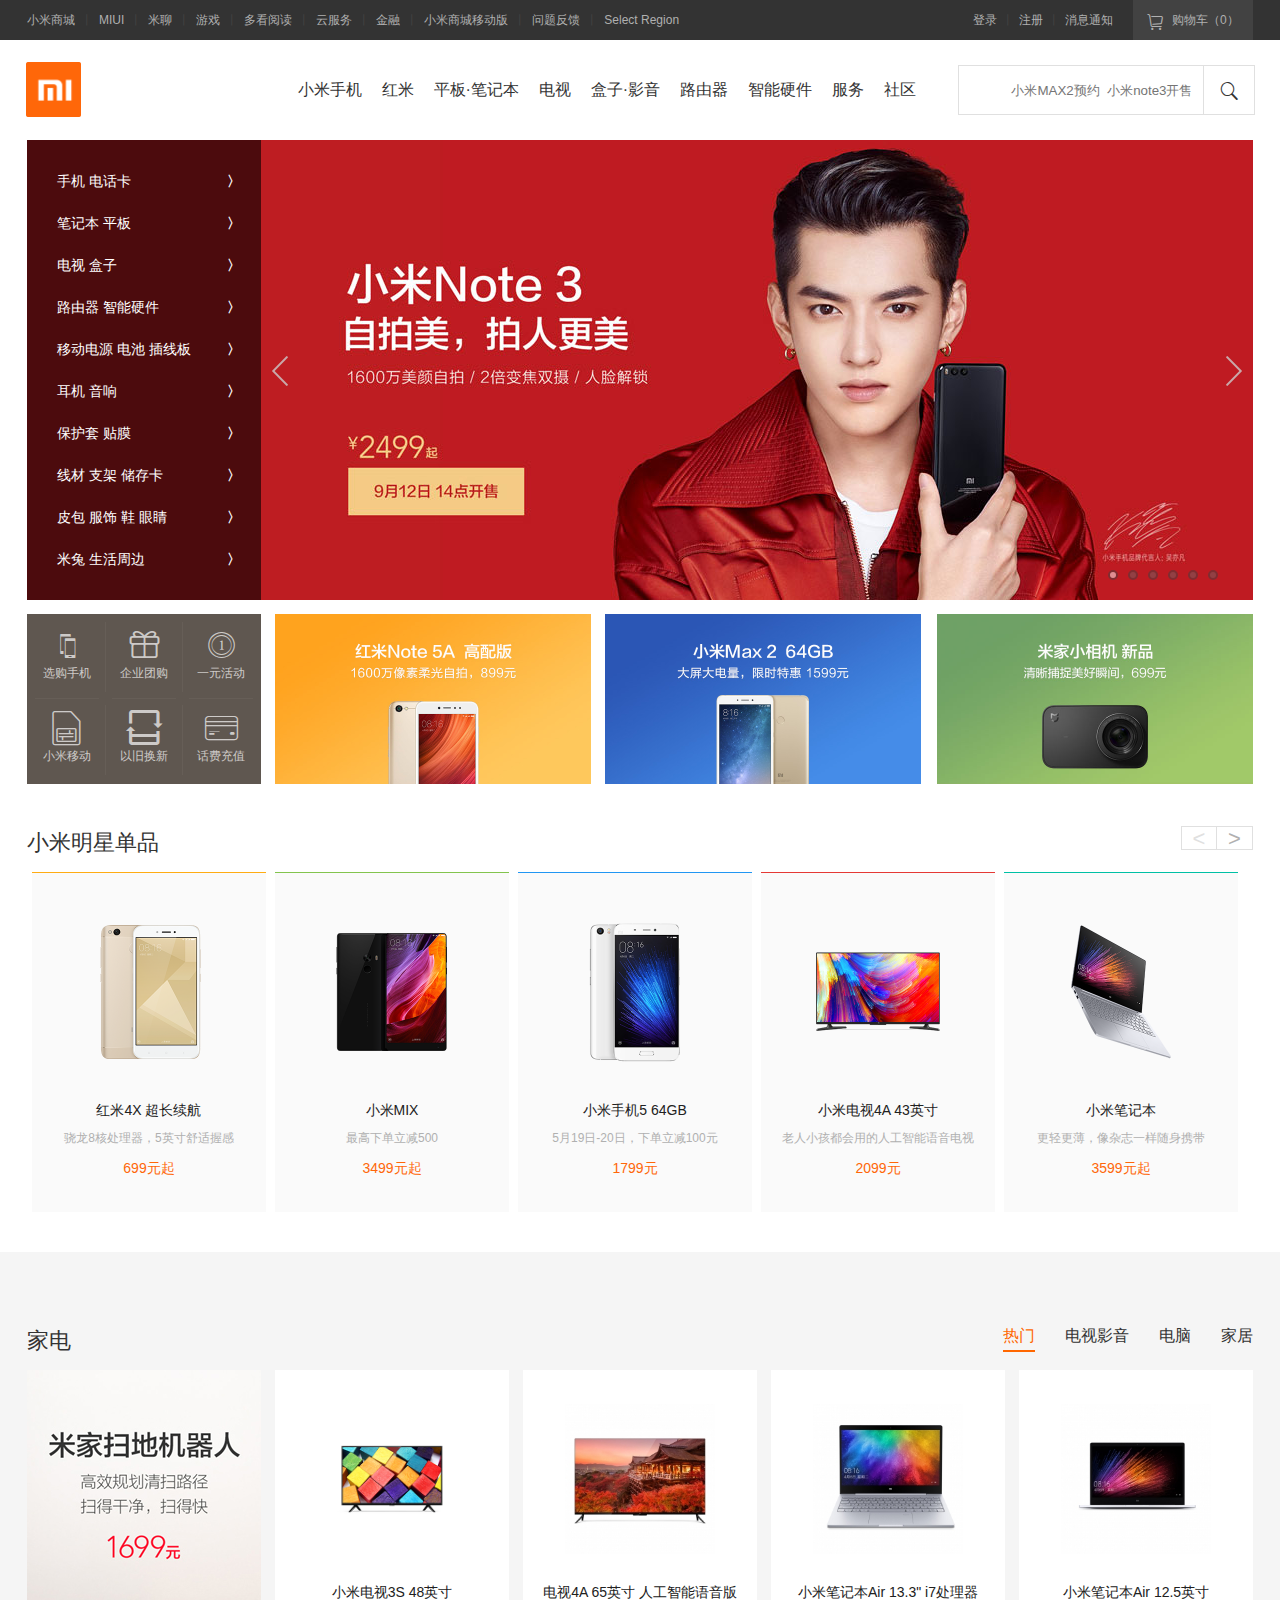
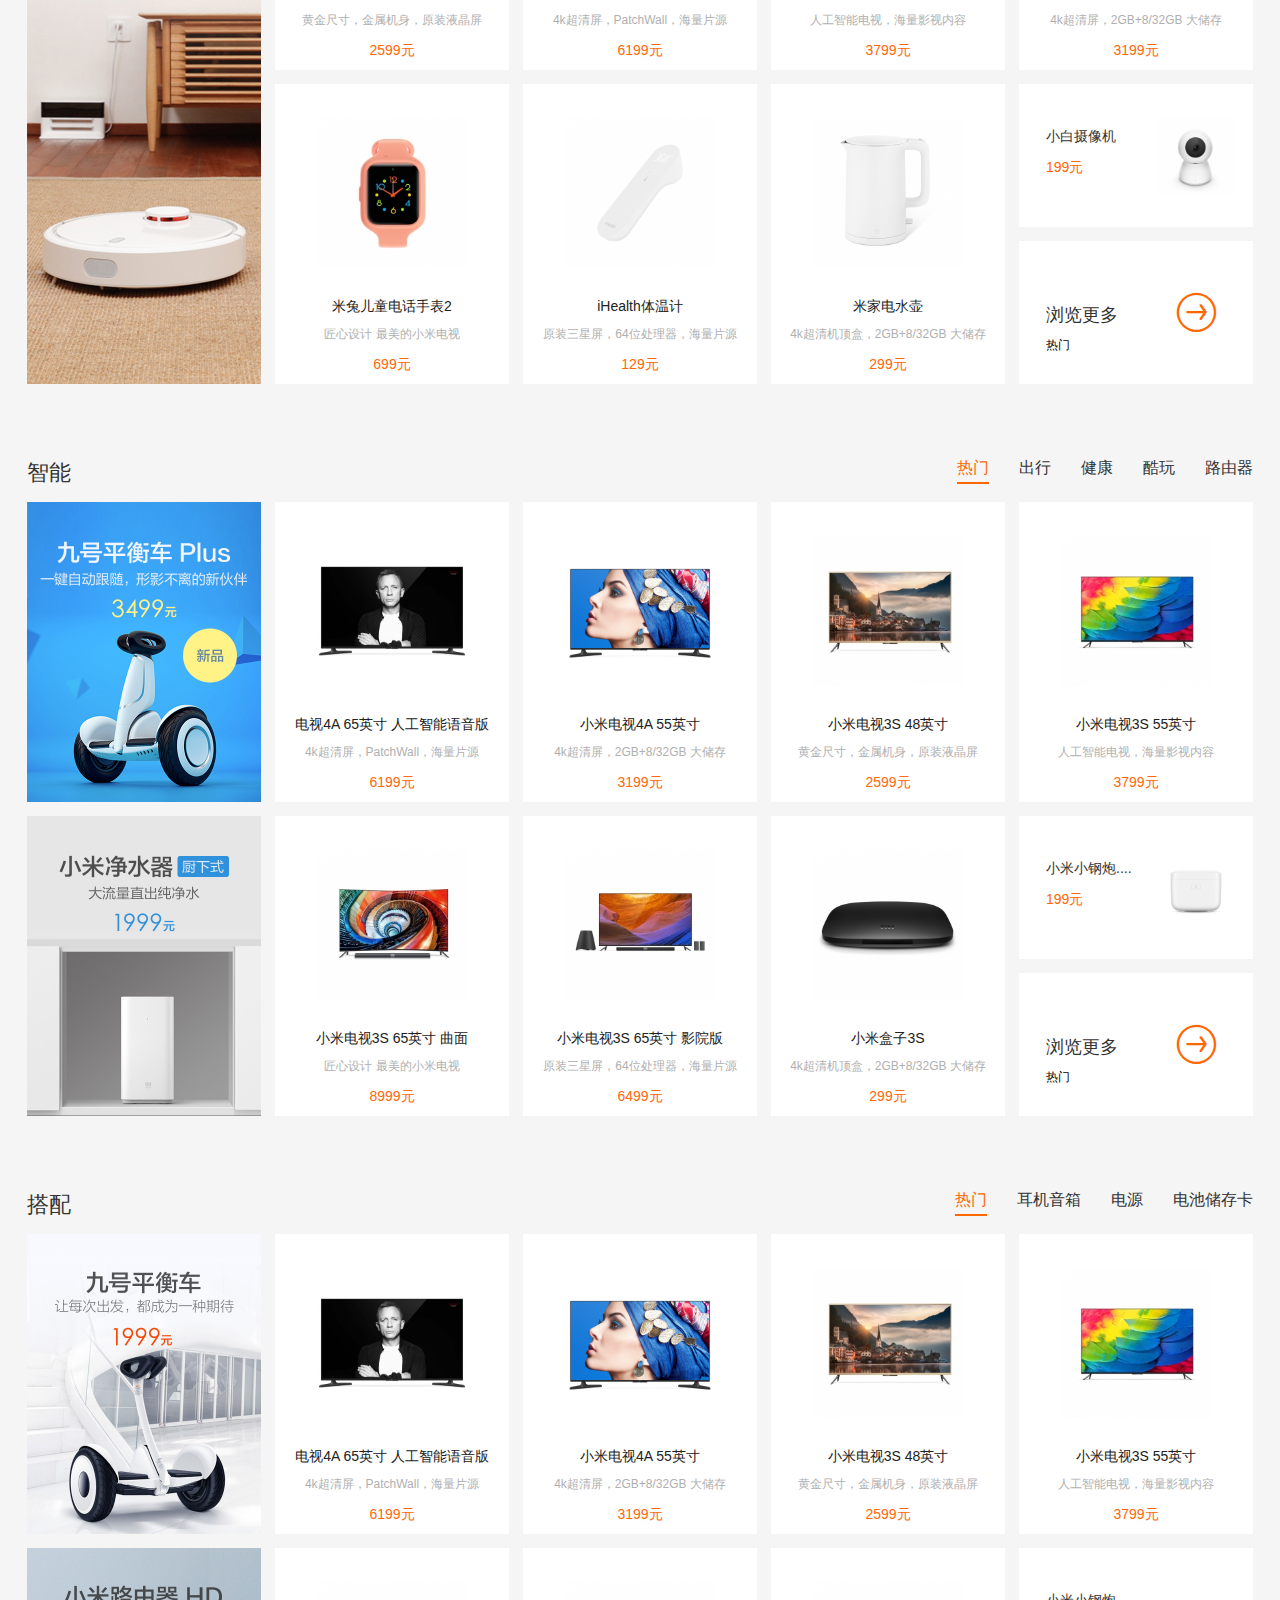
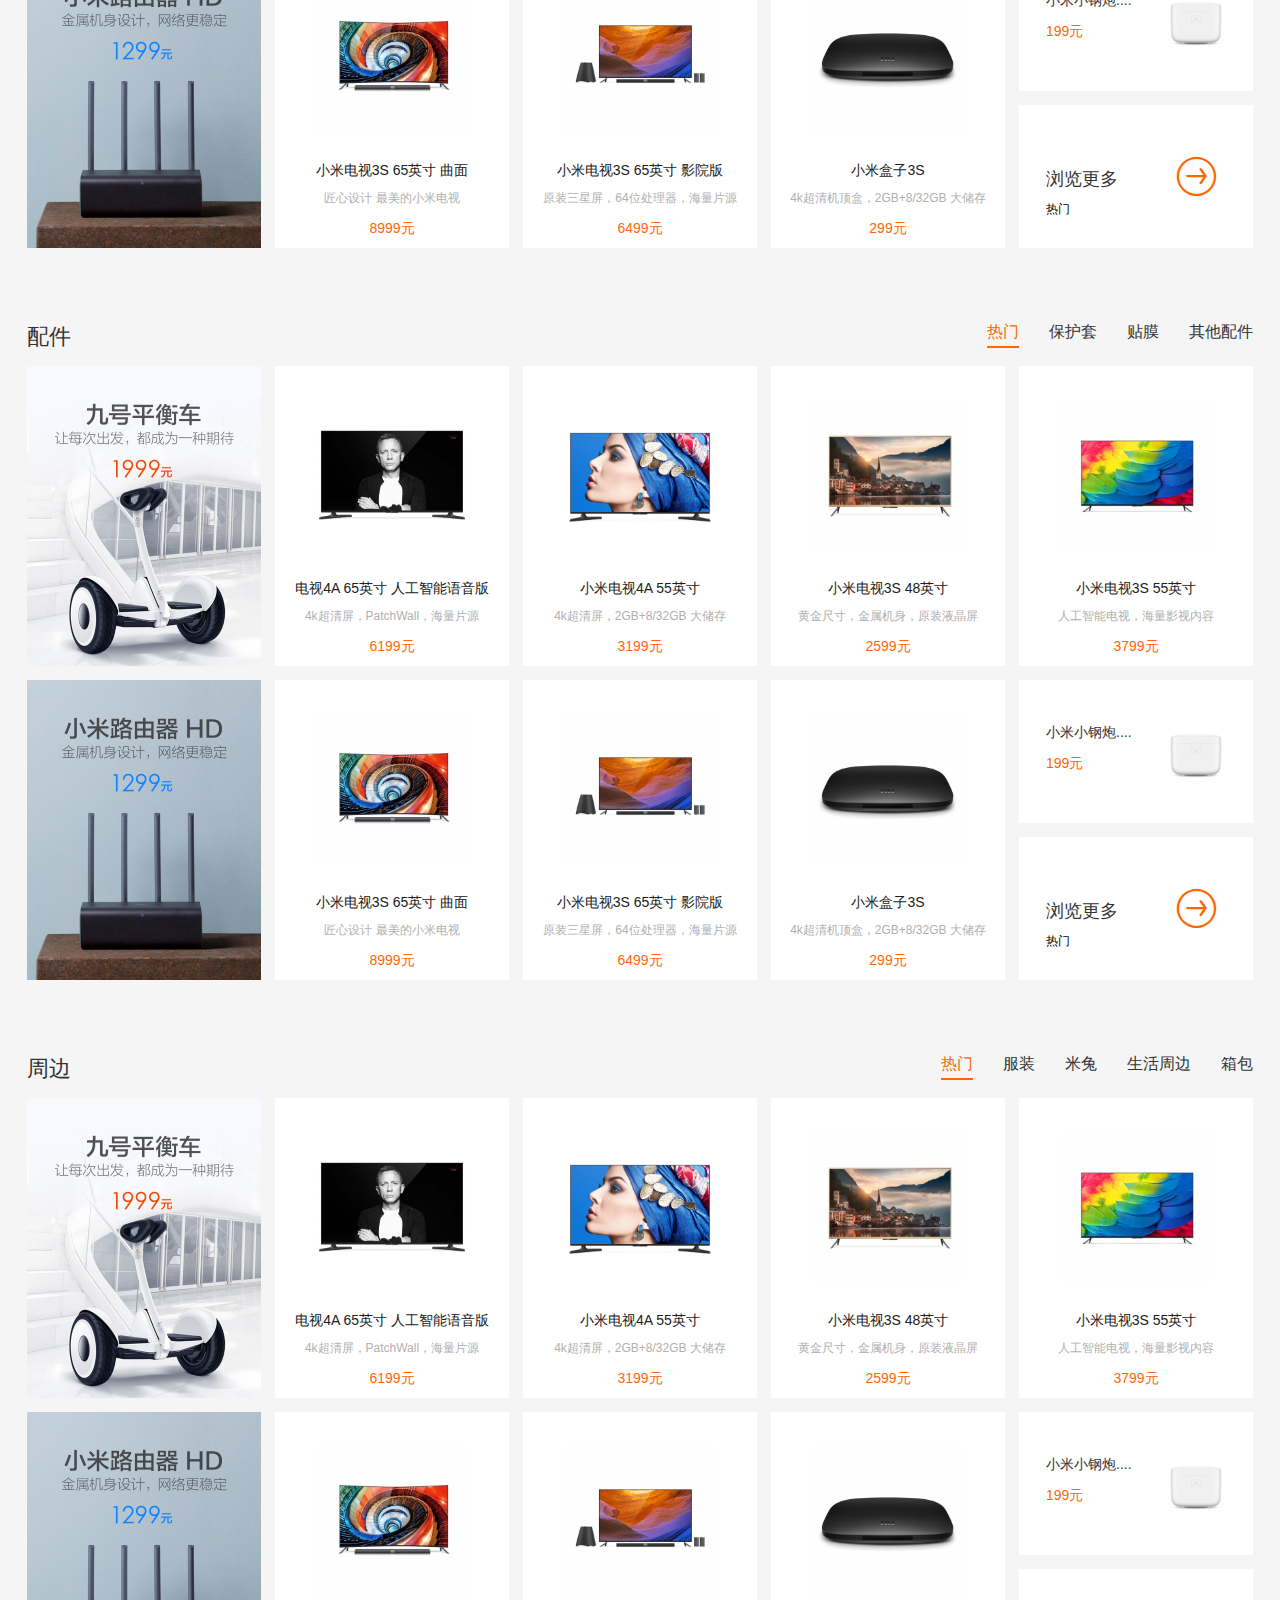
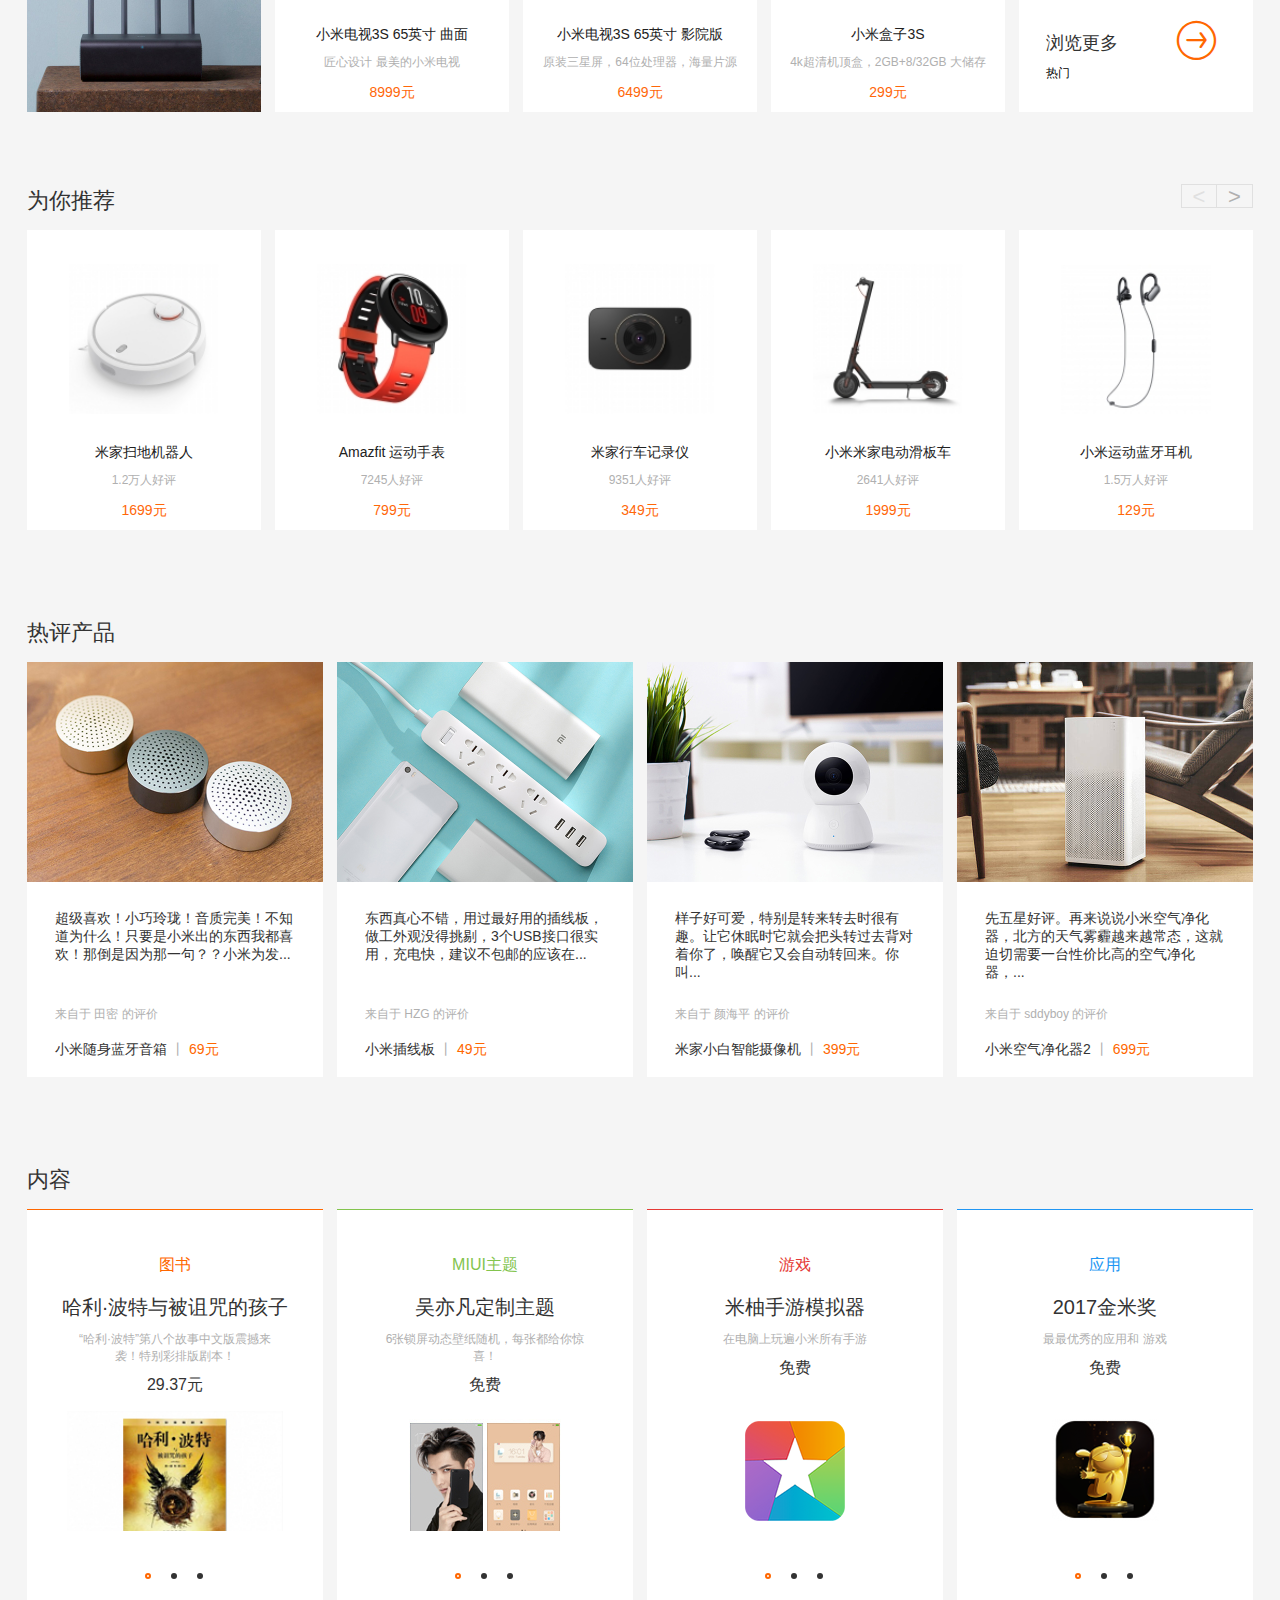
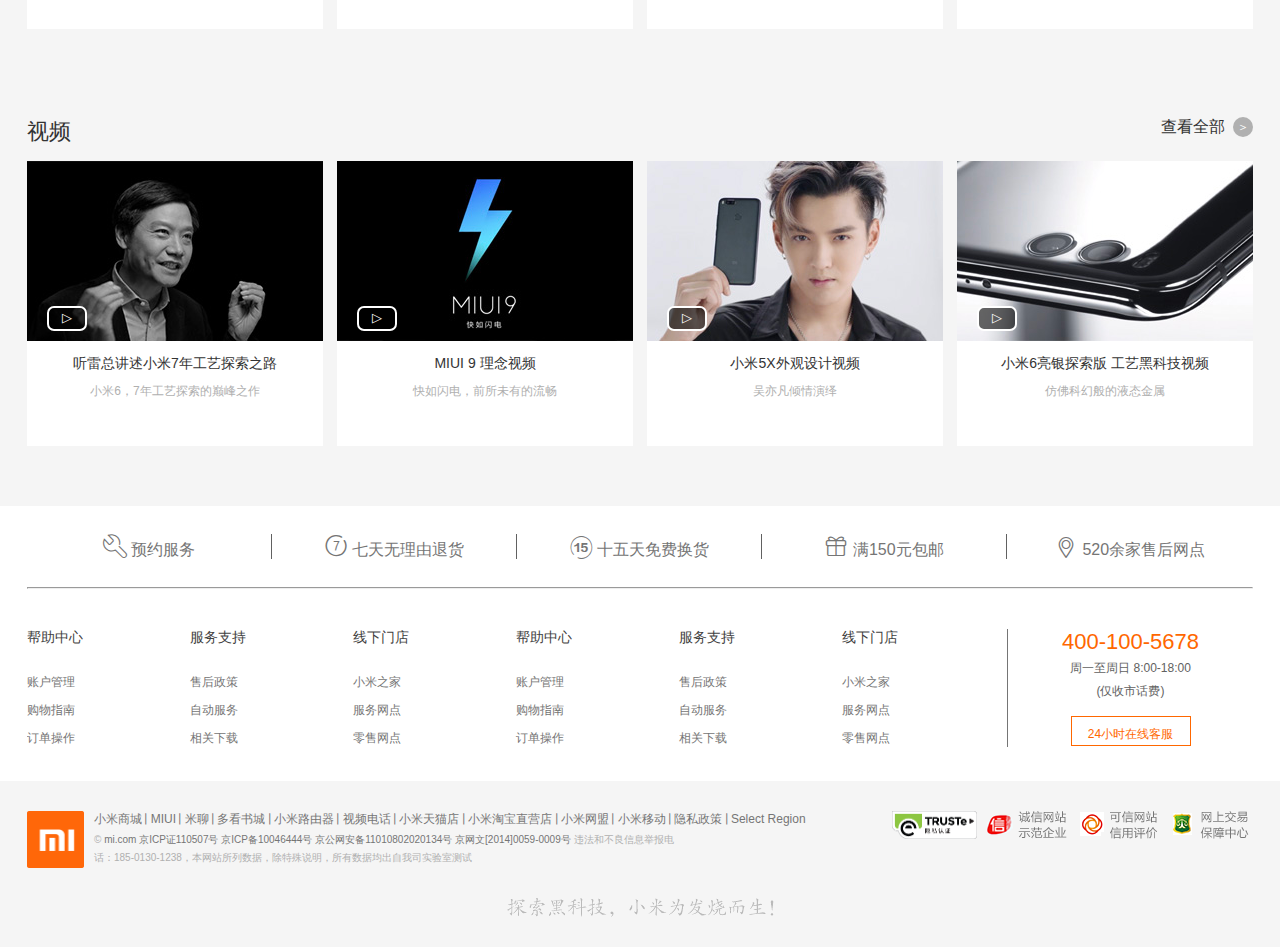
<file: index.html>
<!DOCTYPE html>
<html lang="en">
<head>
	<meta charset="UTF-8">
	<title>小米</title>
	<link rel="stylesheet" href="css/base.css">
	<link rel="stylesheet" href="css/xiaomi.css">
	<link rel="stylesheet" href="font/iconfont.css">
	<link rel="shortcut icon" href="img/logo-footer.png">
	<script src="jquery/jquery.min.js"></script>
	<script src="jquery/jsjquery.js"></script>
<body>
<!-- 头部 -->
	<header>
		<div class="headermain">
			<ul class="head">
				<li class="head1"><a href="" class="">小米商城</a></li>
				<li class="head2">丨</li>
				<li class="head1"><a href="" class="">MIUI</a></li>
				<li class="head2">丨</li>
				<li class="head1"><a href="" class="">米聊</a></li>
				<li class="head2">丨</li>
				<li class="head1"><a href="" class="">游戏</a></li>
				<li class="head2">丨</li>
				<li class="head1"><a href="" class="">多看阅读</a></li>
				<li class="head2">丨</li>
				<li class="head1"><a href="" class="">云服务</a></li>
				<li class="head2">丨</li>
				<li class="head1"><a href="" class="">金融</a></li>
				<li class="head2">丨</li>
				<li class="head1"><a href="" class="">小米商城移动版</a></li>
				<li class="head2">丨</li>
				<li class="head1"><a href="" class="">问题反馈</a></li>
				<li class="head2">丨</li>
				<li class="head1"><a href="" class="">Select Region</a></li>
			</ul>
			<div class="heady">
				<div class="heady1"><a href="" class="">登录</a></div>
				<div class="heady2">丨</div>
				<div class="heady1"><a href="" class="">注册</a></div>
				<div class="heady2">丨</div>
				<div class="heady1"><a href="" class="">消息通知</a></div>
				<div class="gwc"><a href="" class="">
					<span class=" iconfont gouwu">&#xe60a;</span>
					<span class="gwcz">购物车（0）</span>
					<div class="gjxg">
						购物车中还没有商品赶紧选购吧
					</div>
				</a>
				<div class="mysp"></div>
				</div>
				<div class="yinc"></div>
			</div>
		</div>
	</header>

	<nav>
		<div class="navmain">
			<div class="xiaomitubiao">
				<a href="" class=""><img src="img/logo-footer.png"></a>
			</div>
			<div class="kongbai">

			</div>
			<div class="spfl">
				<ul type="circle">
					<li class="spl">
						<a href="" class="">小米手机</a>
						<ul>
							<div>
								<li class="fist">
									<div class="liimg">
										<img src="img/mix2320-220.png" alt="">
									</div>
									<span>小米MAX2</span><br>
									<span style="color: #ff6709 ">3299元起</span>
								</li>
								<li class="tow"></li>
								<li class="fist">
									<div class="liimg">
										<img src="img/note2320x220.png" alt="">
									</div>
									<span>小米Note3</span><br>
									<span style="color: #ff6709 ">2499元起</span>
								</li>
								<li class="tow"></li>
								<li class="fist">
									<div class="liimg">
										<img src="img/xm6-320.png" alt="">
									</div>
									<span>小米6</span><br>
									<span style="color: #ff6709 ">2499元起</span>
								</li>
								<li class="tow"></li>
								<li class="fist">
									<div class="liimg">
										<img src="img/max2_toubu.png" alt="">
									</div>
									<span>小米MAX2</span><br>
									<span style="color: #ff6709 ">1599元起</span>
								</li>
							</div>
						</ul>
					</li>



					<li class="spl">
						<a href="" class="">红米</a>
						<ul>
							<div>
								<li class="fist">
									<div class="liimg">
										<img src="img/5x-2!160x110.jpg" alt="">
									</div>
									<span>小米5x</span><br>
									<span style="color: #ff6709 ">1299元起</span>
								</li>
								<li class="tow"></li>
								<li class="fist">
									<div class="liimg">
										<img src="img/xiaomiNOTE2-320-220!160x110.jpg" alt="">
									</div>
									<span>小米Note2</span><br>
									<span style="color: #ff6709 ">2499元起</span>
								</li>
								<li class="tow"></li>
								<li class="fist">
									<div class="liimg">
										<img src="img/hmn4xtb!160x110.jpg" alt="">
									</div>
									<span>红米note4x</span><br>
									<span style="color: #ff6709 ">999元起</span>
								</li>
								<li class="tow"></li>
								<li class="fist">
									<div class="liimg">
										<img src="img/320-2202!160x110.jpg" alt="">
									</div>
									<span>红米4</span><br>
									<span style="color: #ff6709 ">799元起</span>
								</li>
							</div>
						</ul>
					</li>


					<li class="spl">
						<a href="" class="">平板·笔记本</a>
						<ul>
							<div>
								<li class="fist">
									<div class="liimg">
										<img src="img/mipad3_320.png" alt="">
									</div>
									<span>小米平板3 64</span><br>
									<span style="color: #ff6709 ">1499元起</span>
								</li>
								<li class="tow"></li>
								<li class="fist">
									<div class="liimg">
										<img src="img/bijiben32012.5!160x110 (1).jpg" alt="">
									</div>
									<span>小米笔记本air 12.5</span><br>
									<span style="color: #ff6709 ">3599元起</span>
								</li>
								<li class="tow"></li>
								<li class="fist">
									<div class="liimg">
										<img src="img/bijiben320!160x110.jpg" alt="">
									</div>
									<span>小米笔记本13.3</span><br>
									<span style="color: #ff6709 ">4999元起</span>
								</li>
								<li class="tow"></li>
								<li class="fist">
									<div class="liimg">
										<img src="img/WechatIMG603.png" alt="">
									</div>
									<span>小米笔记本pro15.6</span><br>
									<span style="color: #ff6709 ">5599元起</span>
								</li>
							</div>
						</ul>
					</li>


					<li class="spl">
						<a href="" class="">电视</a>
						<ul>
							<div>
								<li class="fist">
									<div class="liimg">
										<img src="img/xmds_49.png" alt="">
									</div>
									<span>小米电视49英寸</span><br>
									<span style="color: #ff6709 ">3299元起</span>
								</li>
								<li class="tow"></li>
								<li class="fist">
									<div class="liimg">
										<img src="img/xmds_55.png" alt="">
									</div>
									<span>小米电视55英寸</span><br>
									<span style="color: #ff6709 ">3999元起</span>
								</li>
								<li class="tow"></li>
								<li class="fist">
									<div class="liimg">
										<img src="img/dianshi465.png" alt="">
									</div>
									<span>小米电视65英寸</span><br>
									<span style="color: #ff6709 ">8999元起</span>
								</li>
							</div>
						</ul>
					</li>


					<li class="spl">
						<a href="" class="">盒子·影音</a>
						<ul>
							<div>
								<li class="fist">
									<div class="liimg">
										<img src="img/mihezi.png" alt="">
									</div>
									<span>小米盒子3s</span><br>
									<span style="color: #ff6709 ">299元起</span>
								</li>
								<li class="tow"></li>
								<li class="fist">
									<div class="liimg">
										<img src="img/mihezi (1).png" alt="">
									</div>
									<span>小米盒子3c</span><br>
									<span style="color: #ff6709 ">229元起</span>
								</li>
								<li class="tow"></li>
								<li class="fist">
									<div class="liimg">
										<img src="img/hezi3s!160x110.jpg" alt="">
									</div>
									<span>小米盒子增强</span><br>
									<span style="color: #ff6709 ">399元起</span>
								</li>
								<li class="tow"></li>
								<li class="fist">
									<div class="liimg">
										<img src="img/320x220.png" alt="">
									</div>
									<span>小米家庭影院</span><br>
									<span style="color: #ff6709 ">1999元起</span>
								</li>
							</div>
						</ul>
					</li>


					<li class="spl">
						<a href="" class="">路由器</a>
						<ul>
							<div>
								<li class="fist">
									<div class="liimg">
										<img src="img/HD-Pro.png" alt="">
									</div>
									<span>小米路由器 HD/Pro</span><br>
									<span style="color: #ff6709 ">499元起</span>
								</li>
								<li class="tow"></li>
								<li class="fist">
									<div class="liimg">
										<img src="img/3G.png" alt="">
									</div>
									<span>小米路由器 3G</span><br>
									<span style="color: #ff6709 ">249元起</span>
								</li>
								<li class="tow"></li>
								<li class="fist">
									<div class="liimg">
										<img src="img/xmlyq3.png" alt="">
									</div>
									<span>小米路由器 3</span><br>
									<span style="color: #ff6709 ">129元起</span>
								</li>
								<li class="tow"></li>
								<li class="fist">
									<div class="liimg">
										<img src="img/3C.png" alt="">
									</div>
									<span>小米路由器 3C</span><br>
									<span style="color: #ff6709 ">99元起</span>
								</li>
							</div>
						</ul>
					</li>


					<li class="spl">
						<a href="" class="">智能硬件</a>
						<ul>
							<div>
								<li class="fist">
									<div class="liimg">
										<img src="img/123321!160x110.jpg" alt="">
									</div>
									<span>小米无人机</span><br>
									<span style="color: #ff6709 ">2999元起</span>
								</li>
								<li class="tow"></li>
								<li class="fist">
									<div class="liimg">
										<img src="img/sh2-320-220.png" alt="">
									</div>
									<span>小米手环2</span><br>
									<span style="color: #ff6709 ">149元起</span>
								</li>
							</div>
						</ul>
					</li>


					<li class="spl">
						<a href="" class="">服务</a>
					</li>
					<li class="spl">
						<a href="" class="">社区</a>
					</li>
				</ul>
			</div>


			<div class="sousuo">
				<input type="text" class="text1" placeholder="小米MAX2预约  小米note3开售" >
				<div class="sousuotu">
					<a href="" class=""><span class="iconfont sousuoicon">&#xe600;</span>
				</a>
				</div>
			</div>
		</div>
	</nav>
<!-- banner图 -->
	<div class="banner">
		<a href="" class="">
			<div class="ban">
				<li class="banxian"><img src="img/xmad_15051384055055_IaPhR.jpg" alt=""></li>
				<li><img src="img/xmad_15050455471427_HuRtf (1).jpg" alt=""></li>
				<li><img src="img/xmad_15045196417602_uBKlq.jpg" alt=""></li>
				<li><img src="img/xmad_15048731144502_XndkU.jpg" alt=""></li>
				<li><img src="img/xmad_15051171912437_lcJHL.jpg" alt=""></li>
				<li><img src="img/xmad_15050621152051_imthk.jpg" alt=""></li>
			</div>
		</a>
		<div class="liebiao1">
			<div class="liebiao11">
				<ul type="circle">
					<li>
						<a href="" class="">
							<div class="liebiao111">
								<span class="liebiao1111">手机 电话卡</span>
								<span class="liebiao11111">〉</span>
							</div>
						</a>
					</li>
					<li>
						<a href="" class="">
							<div class="liebiao111">
							<span class="liebiao1111">笔记本 平板</span>
							<span class="liebiao11111">〉</span>
							</div>
						</a>
					</li>
					<li>
						<a href="" class="">
							<div class="liebiao111">
							<span class="liebiao1111">电视 盒子</span>
							<span class="liebiao11111">〉</span>
							</div>
						</a>
					</li>
					<li>
						<a href="" class="">
							<div class="liebiao111">
							<span class="liebiao1111">路由器 智能硬件</span>
							<span class="liebiao11111">〉</span>
							</div>
						</a>
					</li>
					<li>
						<a href="" class="">
							<div class="liebiao111">
							<span class="liebiao1111">移动电源 电池 插线板</span>
							<span class="liebiao11111">〉</span>
							</div>
						</a>
					</li>
					<li>
						<a href="" class="">
							<div class="liebiao111">
							<span class="liebiao1111">耳机 音响</span>
							<span class="liebiao11111">〉</span>
							</div>
						</a>
					</li>
					<li>
						<a href="" class="">
							<div class="liebiao111">
							<span class="liebiao1111">保护套 贴膜</span>
							<span class="liebiao11111">〉</span>
							</div>
						</a>
					</li>
					<li>
						<a href="" class="">
							<div class="liebiao111">
							<span class="liebiao1111">线材 支架 储存卡</span>
							<span class="liebiao11111">〉</span>
							</div>
						</a>
					</li>
					<li>
						<a href="" class="">
							<div class="liebiao111">
								<span class="liebiao1111">皮包 服饰 鞋 眼睛</span>
								<span class="liebiao11111">〉</span>
							</div>
						</a>
					</li>
					<li>
						<a href="" class="">
							<div class="liebiao111">
							<span class="liebiao1111">米兔 生活周边</span>
							<span class="liebiao11111">〉</span>
						</div>
						</a>
					</li>
				</ul>
			</div>
		</div>
		<div class="huadong hua1"></div>
		<div class="huadong hua2 "></div>
		<div class="lunbo">
			<ul type="circle">
				<li class="lunbodian lunbodian1"></li>
				<li class="lunbodian"></li>
				<li class="lunbodian"></li>
				<li class="lunbodian"></li>
				<li class="lunbodian"></li>
				<li class="lunbodian"></li>
			</ul>
		</div>
		<div class="liebiao2 leibiao2-1">
			<ul >
				<div>
					<li>
						<img src="img/xm6_80 (1).png" alt=""><span>小米6</span>
						<a href="" class="xg">选购</a>
					</li>
					<li>
						<img src="img/80pc-5x (1).png" alt=""><span>小米5X</span>
						<a href="" class="xg">选购</a>
					</li>
					<li>
						<a href="" class="xg">选购</a>
						<img src="img/max2_80 (1).jpg" alt=""><span>小米Max 2</span>
					</li>
					<li>
						<a href="" class="xg">选购</a>
						<img src="img/5c_80.png" alt=""><span>小米5c</span>
					</li>
					<li>
						<a href="" class="xg">选购</a>
						<img src="img/xmNOTE2-80.jpg" alt=""><span>小米Note 2</span>
					</li>
					<li>
						<a href="" class="xg">选购</a>
						<img src="img/MIX-80.jpg" alt=""><span>小米MIX</span>
					</li>
				</div>

				<div>
					<li>
						<img src="img/xm6_80 (1).png" alt=""><span>小米6</span>
						<a href="" class="xg">选购</a>
					</li>
					<li>
						<img src="img/80pc-5x (1).png" alt=""><span>小米5X</span>
						<a href="" class="xg">选购</a>
					</li>
					<li>
						<a href="" class="xg">选购</a>
						<img src="img/max2_80 (1).jpg" alt=""><span>小米Max 2</span>
					</li>
					<li>
						<a href="" class="xg">选购</a>
						<img src="img/5c_80.png" alt=""><span>小米5c</span>
					</li>
					<li>
						<a href="" class="xg">选购</a>
						<img src="img/xmNOTE2-80.jpg" alt=""><span>小米Note 2</span>
					</li>
					<li>
						<a href="" class="xg">选购</a>
						<img src="img/MIX-80.jpg" alt=""><span>小米MIX</span>
					</li>
				</div>
			</ul>
			<ul>
				<div>
					<li>
						<img src="img/bijiben80.jpg" alt=""><span>笔记本12.5英寸</span>
						<a href="" class="xg">选购</a>
					</li>
					<li>
						<img src="img/bijiben80 (1).jpg" alt=""><span>笔记本13.3英寸</span>
						<a href="" class="xg">选购</a>						
					</li>
					<li>
						<a href="" class="xg">选购</a>						
						<img src="img/WechatIMG605.png" alt=""><span>笔记本Pro15.6英寸</span>
					</li>
					<li>
						<a href="" class="xg">选购</a>						
						<img src="img/mipad3_80.jpg" alt=""><span>小米平板3</span>
					</li>
					<li>
						<a href="" class="xg">选购</a>						
						<img src="img/xmsbd80.jpg" alt=""><span>鼠标垫</span>
					</li>
				</div>
			</ul>
			<ul>
				<div>
					<li>
						<a href="" class="xg">选购</a>						
						<img src="img/80xmds_49.jpg" alt=""><span>小米电视4 49英寸</span>
					</li>
					<li>
						<a href="" class="xg">选购</a>						
						<img src="img/80xmds_55.jpg" alt=""><span>小米电视4 55英寸</span>
					</li>
					<li>
						<a href="" class="xg">选购</a>						
						<img src="img/80xmds_65.jpg" alt=""><span>小米电视4 65英寸</span>
					</li>
					<li>
						<a href="" class="xg">选购</a>						
						<img src="img/zuodaohang.jpg" alt=""><span>小米电视4 32英寸</span>
					</li>
					<li>
						<a href="" class="xg">选购</a>						
						<img src="img/4A43.jpg" alt=""><span>小米电视4 49英寸</span>
					</li>
					<li>
						<a href="" class="xg">选购</a>						
						<img src="img/xp80_55.jpg" alt=""><span>小米电视4 49英寸</span>
					</li>
				</div>
				

				<div>
					<li>
						<a href="" class="xg">选购</a>						
						<img src="img/80xmds_49.jpg" alt=""><span>小米电视4 49英寸</span>
					</li>
					<li>
						<a href="" class="xg">选购</a>						
						<img src="img/80xmds_55.jpg" alt=""><span>小米电视4 55英寸</span>
					</li>
					<li>
						<a href="" class="xg">选购</a>						
						<img src="img/80xmds_65.jpg" alt=""><span>小米电视4 65英寸</span>
					</li>
					<li>
						<a href="" class="xg">选购</a>						
						<img src="img/zuodaohang.jpg" alt=""><span>小米电视4 32英寸</span>
					</li>
					<li>
						<a href="" class="xg">选购</a>						
						<img src="img/4A43.jpg" alt=""><span>小米电视4 49英寸</span>
					</li>
					<li>
						<a href="" class="xg">选购</a>						
						<img src="img/xp80_55.jpg" alt=""><span>小米电视4 49英寸</span>
					</li>
				</div>
				<div>
					<li>
						<a href="" class="xg">选购</a>						
						<img src="img/80xmds_49.jpg" alt=""><span>小米电视4 49英寸</span>
					</li>
					<li>
						<a href="" class="xg">选购</a>						
						<img src="img/80xmds_55.jpg" alt=""><span>小米电视4 55英寸</span>
					</li>
					<li>
						<a href="" class="xg">选购</a>						
						<img src="img/80xmds_65.jpg" alt=""><span>小米电视4 65英寸</span>
					</li>
					<li>
						<a href="" class="xg">选购</a>						
						<img src="img/zuodaohang.jpg" alt=""><span>小米电视4 32英寸</span>
					</li>
					<li>
						<a href="" class="xg">选购</a>						
						<img src="img/4A43.jpg" alt=""><span>小米电视4 49英寸</span>
					</li>
					<li>
						<a href="" class="xg">选购</a>						
						<img src="img/xp80_55.jpg" alt=""><span>小米电视4 49英寸</span>
					</li>
				</div>
			</ul>
			<ul>
				<div>
					<li>
						<a href="" class="xg">选购</a>						
						<img src="img/phcplus80.jpg" alt=""><span>九号平衡车</span>
					</li>
					<li>
						<a href="" class="xg">选购</a>						
						<img src="img/jiqiren.jpg" alt=""><span>米家扫地机器人及配件</span>
					</li>
					<li>
						<a href="" class="xg">选购</a>						
						<img src="img/VRPLAY2.png" alt=""><span>小米VR眼镜</span>
					</li>
					<li>
						<a href="" class="xg">选购</a>						
						<img src="img/luyouqi-80.jpg" alt=""><span>小米路由器</span>
					</li>
					<li>
						<a href="" class="xg">选购</a>						
						<img src="img/zxc80-80.jpg" alt=""><span>电助力折叠自行车</span>
					</li>
					<li>
						<a href="" class="xg">选购</a>						
						<img src="img/shuihu80.jpg" alt=""><span>电水壶</span>
					</li>
				</div>
			</ul>
			<ul>
				<div>
					<li>
						<a href="" class="xg">选购</a>						
						<img src="img/dianyuan280.jpg" alt=""><span>小米移动电源</span>
					</li>
					<li>
						<a href="" class="xg">选购</a>						
						<img src="img/dianyuan280.jpg" alt=""><span>插线板</span>
					</li>
					<li>
						<a href="" class="xg">选购</a>						
						<img src="img/yidongdianyuan.jpg" alt=""><span>品牌移动电源</span>
					</li>
					<li>
						<a href="" class="xg">选购</a>						
						<img src="img/dianyuanfujian.jpg" alt=""><span>移动电源附件</span>
					</li>
					<li>
						<a href="" class="xg">选购</a>						
						<img src="img/chongdianqi-80.jpg" alt=""><span>充电器</span>
					</li>
					<li>
						<a href="" class="xg">选购</a>						
						<img src="img/5Battery1.jpg" alt=""><span>彩虹5号电池</span>
					</li>
				</div>
				<div>
					<li>
						<a href="" class="xg">选购</a>						
						<img src="img/7Battery1.jpg" alt=""><span>彩虹7号电池</span>
					</li>
				</div>
			</ul>
			<ul>
				<div>
					<li>
						<a href="" class="xg">选购</a>						
						<img src="img/toudai80.jpg" alt=""><span>小米头戴式耳机</span>
					</li>
					<li>
						<a href="" class="xg">选购</a>						
						<img src="img/tdsqs80.jpg" alt=""><span>头戴式耳机轻松版</span>
					</li>
					<li>
						<a href="" class="xg">选购</a>						
						<img src="img/huosai1.jpg" alt=""><span>小米降噪耳机</span>
					</li>
					<li>
						<a href="" class="xg">选购</a>						
						<img src="img/pinpai80 (1).jpg" alt=""><span>品牌耳机</span>
					</li>
				</div>
			</ul>
			<ul>
				<div>
					<li>
						<a href="" class="xg">选购</a>						
						<img src="img/tiemo.jpg" alt=""><span>贴膜</span>
					</li>
					<li>
						<a href="" class="xg">选购</a>						
						<img src="img/baohu.jpg" alt=""><span>保护套/保护壳</span>
					</li>
					<li>
						<a href="" class="xg">选购</a>						
						<img src="img/tiemo.jpg" alt=""><span>贴膜</span>
					</li>
					<li>
						<a href="" class="xg">选购</a>						
						<img src="img/baohu.jpg" alt=""><span>保护套/保护壳</span>
					</li>
					<li>
						<a href="" class="xg">选购</a>						
						<img src="img/tiemo.jpg" alt=""><span>贴膜</span>
					</li>
					<li>
						<a href="" class="xg">选购</a>						
						<img src="img/baohu.jpg" alt=""><span>保护套/保护壳</span>
					</li>
				</div>
				<div>
					<li>
						<a href="" class="xg">选购</a>						
						<img src="img/tiemo.jpg" alt=""><span>贴膜</span>
					</li>
					<li>
						<a href="" class="xg">选购</a>						
						<img src="img/baohu.jpg" alt=""><span>保护套/保护壳</span>
					</li>
				</div>
			</ul>
			<ul>
				<div>
					<li>
						<a href="" class="xg">选购</a>						
						<img src="img/xiancai.jpg" alt=""><span>线材</span>
					</li>
					<li>
						<a href="" class="xg">选购</a>						
						<img src="img/zipaigan.jpg" alt=""><span>自拍杆</span>
					</li>
					<li>
						<a href="" class="xg">选购</a>						
						<img src="img/zhijia.jpg" alt=""><span>手机支架</span>
					</li>
					<li>
						<a href="" class="xg">选购</a>						
						<img src="img/cunchu.jpg" alt=""><span>储存卡</span>
					</li>
				</div>
			</ul>
			<ul>
				<div>
					<li>
						<a href="" class="xg">选购</a>						
						<img src="img/xiangbao-80.jpg" alt=""><span>箱包</span>
					</li>
					<li>
						<a href="" class="xg">选购</a>						
						<img src="img/lvxingxiang.jpg" alt=""><span>90分旅行箱</span>
					</li>
					<li>
						<a href="" class="xg">选购</a>						
						<img src="img/huise2-80.jpg" alt=""><span>服饰</span>
					</li>
					<li>
						<a href="" class="xg">选购</a>						
						<img src="img/ydx80.jpg" alt=""><span>运动鞋 板鞋</span>
					</li>
					<li>
						<a href="" class="xg">选购</a>						
						<img src="img/tyj80 (1).jpg" alt=""><span>眼镜</span>
					</li>
				</div>
			</ul>
			<ul>
				<div>
					<li>
						<a href="" class="xg">选购</a>						
						<img src="img/mitu-80.jpg" alt=""><span>米兔玩偶</span>
					</li>
					<li>
						<a href="" class="xg">选购</a>						
						<img src="img/zhoubian1.jpg" alt=""><span>生活周边</span>
					</li>
					<li>
						<a href="" class="xg">选购</a>						
						<img src="img/zazhi1021-80.jpg" alt=""><span>《小米》会刊</span>
					</li>
					<li>
						<a href="" class="xg">选购</a>						
						<img src="img/mj80.jpg" alt=""><span>毛巾/浴巾</span>
					</li>
				</div>
			</ul>
		</div>
	</div>
	<!-- 自定义图 -->
	<div class="dajuxing">
		<div class="juxing1">
			<div class="juxings">
				<a href="" class="">
				<div class="juxing11">
					<div class="tu1 iconfont">&#xe602;</div>
					<div class="zi1">选购手机</div>
				</div>
				</a>
				<div class="xiansh"></div>
				<a href="" class=""><div class="juxing11">
					<div class="tu1 iconfont">&#xe69d;</div>
					<div class="zi1">企业团购</div>
				</div>
				</a>
				<div class="xiansh"></div>
				<a href="" class=""><div class="juxing11">
					<div class="tu1 iconfont">&#xe72c;</div>
					<div class="zi1">一元活动</div>
				</div>
				</a>
			</div>
			<div class="juxingz">
				<div class="xianh"></div>
				<div class="xianh"></div>
				<div class="xianh xianh1"></div>
			</div>
			<div class="juxings">
				<a href="" class=""><div class="juxing11">
					<div class="tu1 iconfont">&#xe77c;</div>
					<div class="zi1">小米移动</div>
				</div>
				</a>
				<div class="xiansh"></div>
				<a href="" class=""><div class="juxing11">
					<div class="tu1 iconfont">&#xe658;</div>
					<div class="zi1">以旧换新</div>
				</div>
				</a>
				<div class="xiansh"></div>
				<a href="" class=""><div class="juxing11">
					<div class="tu1 iconfont">&#xe632;</div>
					<div class="zi1">话费充值</div>
				</div>
				</a>
			</div>
		</div>
		<div class="juxing2">
			<div class="juxing21">
				<a href="" class=""><img src="img/xmad_15050473167628_KRHLD (1).jpg" alt="" class=""></a>
			</div>
			<div class="juxing21">
				<a href="" class=""><img src="img/xmad_15050456697584_ykvzc.jpg" alt="" class=""></a>
			</div>
			<div class="juxing21 juxing22">
				<a href="" class=""><img src="img/xmad_15042746359872_BDhfU.jpg" alt="" class=""></a>
			</div>
		</div>
	</div>

	<!-- 明星单品 -->
	<div class="mingxingqu">
		<div class="mingxingxinpin">
			<span class="xiaomimingxingdanpin">小米明星单品</span>
			<div class="xinpinzuoyou">
				<a class="xinpinzuo"> < </a>
				<a class="xinpinzuo you">  > </a>
			</div>
		</div>
		<div class="danpin">
			<div class="danpinchang">
				<ul type="circle">
					<li>
						<div class="dan1">
							<div class="dan11">
								<a href="	" class=""><img src="img/xmad_14915582866589_nMaEX.png" alt="" class=""></a>
							</div>
							<div class="dan111"><a href="	" class="">红米4X 超长续航</a></div>
							<div class="dan1111">骁龙8核处理器，5英寸舒适握感</div>
							<div class="dan11111">699元起</div>
						</div>
					</li>
					<li>
						<div class="dan1 dan2">
							<div class="dan11">
								<a href="	" class=""><img src="img/xmad_14926862610682_UhkfS.png" alt="" class=""></a>
							</div>
							<div class="dan111"><a href="	" class="">小米MIX</a></div>
							<div class="dan1111">最高下单立减500</div>
							<div class="dan11111">3499元起</div>
						</div>
					</li>
					<li>
						<div class="dan1 dan3">
							<div class="dan11">
								<a href="	" class=""><img src="img/28f54c24-e1f8-4cd2-b05f-f47b324ba788.png" alt="" class=""></a>
							</div>
							<div class="dan111"><a href="	" class="">小米手机5 64GB</a></div>
							<div class="dan1111">5月19日-20日，下单立减100元</div>
							<div class="dan11111">1799元</div>
						</div>
					</li>
					<li>
						<div class="dan1 dan4">
							<div class="dan11">
								<a href="	" class=""><img src="img/xmad_14938805670516_eryYQ.png" alt="" class=""></a>
							</div>
							<div class="dan111"><a href="	" class="">小米电视4A 43英寸</a></div>
							<div class="dan1111">老人小孩都会用的人工智能语音电视</div>
							<div class="dan11111">2099元</div>
						</div>
					</li>
					<li>
						<div class="dan1 dan5">
							<div class="dan11">
								<a href="	" class=""><img src="img/725a37e3-78b7-4298-8098-c40097bf179d.png" alt="" class=""></a>
							</div>
							<div class="dan111"><a href="	" class="">小米笔记本</a></div>
							<div class="dan1111">更轻更薄，像杂志一样随身携带</div>
							<div class="dan11111">3599元起</div>
						</div>
					</li>
				</ul>
				<ul type="circle">
					<li>
						<div class="dan1">
							<div class="dan11">
								<a href="	" class=""><img src="img/xmad_15023585612783_DIKjh.png" alt="" class=""></a>
							</div>
							<div class="dan111"><a href="	" class="">贝医生巴氏牙刷(四色装)</a></div>
							<div class="dan1111">德日进口刷毛，专利科学布局</div>
							<div class="dan11111">39.9元</div>
						</div>
					</li>
					<li>
						<div class="dan1 dan2">
							<div class="dan11">
								<a href="	" class=""><img src="img/6ef55907-bbed-49be-a2bb-be0821b5f7b8 (1).png" alt="" class=""></a>
							</div>
							<div class="dan111"><a href="	" class="">小米手环 2</a></div>
							<div class="dan1111">OLED 显示屏幕，升级计步算法</div>
							<div class="dan11111">149元</div>
						</div>
					</li>
					<li>
						<div class="dan1 dan3">
							<div class="dan11">
								<a href="	" class=""><img src="img/T1ZYC_BjWv1RXrhCrK.jpg" alt="" class=""></a>
							</div>
							<div class="dan111"><a href="	" class="">米家压力IH电饭煲</a></div>
							<div class="dan1111">智能烹饪，压力IH加热技术</div>
							<div class="dan11111">999元</div>
						</div>
					</li>
					<li>
						<div class="dan1 dan4">
							<div class="dan11">
								<a href="	" class=""><img src="img/xmad_14972549116226_tZpod.png" alt="" class=""></a>
							</div>
							<div class="dan111"><a href="	" class="">米家空气净化器Pro</a></div>
							<div class="dan1111">OLED显示屏幕，激光颗粒物传感器</div>
							<div class="dan11111">1499元</div>
						</div>
					</li>
					<li>
						<div class="dan1 dan5">
							<div class="dan11">
								<a href="	" class=""><img src="img/de35852a-1be5-4ef5-846f-dcdd2efcfea6 (1).png" alt="" class=""></a>
							</div>
							<div class="dan111"><a href="	" class="">小米路由器3</a></div>
							<div class="dan1111">更快更强，不止四天线</div>
							<div class="dan11111">129元</div>
						</div>
					</li>
				</ul>
			</div>
		</div>
	</div>

	<main>
		<!-- 家电 -->
		<div class="jiadiank">
			<div class="jiadianzi">
				<div class="jiadianzuo">家电</div>
				<div class="jiadianyou">
					<div class="jiadianyouzi jiadianyouzi1">热门</div>
					<div class="jiadianyouzi">电视影音</div>
					<div class="jiadianyouzi">电脑</div>
					<div class="jiadianyouzi">家居</div>
				</div>
			</div>
			<div class="jiadiantu">
				<div class="jiadiantuzuo">
					<a href="" class=""><img src="img/1695c18e-8a6b-4bc9-9796-d5abad413184 (1).jpg" alt="" class=""></a>
				</div>
				<div class="jiadiantuyou">
					<ul class="jiadiantuyouxian">
						<li>
							<div class="jiadiantuyou1">
								<div class="jiadiantuyou1tu">
									<img src="img/xmad_150218693401_WiKBZ.png" alt="" class="">
								</div>
								<div class="dan111">小米电视3S 48英寸</div>
								<div class="dan1111">黄金尺寸，金属机身，原装液晶屏</div>
								<div class="dan11111">2599元</div>
								<div class="jiadianpingjia">
									<div class="jiadianpingjia1">电视犹如客服妹子让我好等，终午到了超级喜欢，客服妹子...
									来自于 自由自在 的评价
									</div>
									<div class="jiadianpingjia2">来自风雨的评价</div>
								</div>
							</div>
						</li>
						<li>
							<div class="jiadiantuyou1">
								<div class="jiadiantuyou1tu">
									<img src="img/pms_1495074010.05677255!220x220 (1).jpg" alt="" class="">
								</div>
								<div class="dan111">电视4A 65英寸 人工智能语音版</div>
								<div class="dan1111">4k超清屏，PatchWall，海量片源</div>
								<div class="dan11111">6199元</div>
								<div class="jiadianpingjia">
									<div class="jiadianpingjia1">第一次买小米，外观挺大气，图像清新声音也不错,...</div>
									<div class="jiadianpingjia2">来自风雨的评价</div>
								</div>
							</div>
						</li>
						<li>
							<div class="jiadiantuyou1">
								<div class="jiadiantuyou1tu">
									<img src="img/pms_1499138177.54329452!220x220.jpg" alt="" class="">
								</div>
								<div class="dan111">小米笔记本Air 13.3" i7处理器</div>
								<div class="dan1111">人工智能电视，海量影视内容</div>
								<div class="dan11111">3799元</div>
								<div class="jiadianpingjia">
									<div class="jiadianpingjia1">客服小姐姐求藏头诗“花小萌最可爱” ⁽⁽◝( ˙ ꒳...
									</div>
									<div class="jiadianpingjia2">来自花小萌丶 的评价</div>
								</div>
							</div>
						</li>
						<li>
							<div class="jiadiantuyou1">
								<div class="jiadiantuyou1tu">
									<img src="img/pms_1490604824.19051012!220x220.jpg" alt="" class="">
								</div>
								<div class="dan111">小米笔记本Air 12.5英寸</div>
								<div class="dan1111">4k超清屏，2GB+8/32GB 大储存</div>
								<div class="dan11111">3199元</div>
								<div class="jiadianpingjia">
									<div class="jiadianpingjia1">找不到关机健别的还可以，请客服妹孑帮找指点一下
									</div>
									<div class="jiadianpingjia2">来自加载中的评价</div>
								</div>
							</div>
						</li>
						<li>
							<div class="jiadiantuyou1">
								<div class="jiadiantuyou1tu">
									<img src="img/pms_1498526059.78899603!220x220.jpg" alt="" class="">
								</div>
								<div class="dan111">米兔儿童电话手表2</div>
								<div class="dan1111">匠心设计 最美的小米电视</div>
								<div class="dan11111">699元</div>
								<div class="jiadianpingjia">
									<div class="jiadianpingjia1">第一次买小米，外观挺大气，图像清新声音也不错,...</div>
									<div class="jiadianpingjia2">来自风雨的评价</div>
								</div>
							</div>
						</li>
						<li>
							<div class="jiadiantuyou1">
								<div class="jiadiantuyou1tu">
									<img src="img/pms_1504680255.95679277!220x220.jpg" alt="" class="">
								</div>
								<div class="dan111">iHealth体温计</div>
								<div class="dan1111">原装三星屏，64位处理器，海量片源</div>
								<div class="dan11111">129元</div>
								<div class="jiadianpingjia">
									<div class="jiadianpingjia1">第一次买小米，外观挺大气，图像清新声音也不错,...</div>
									<div class="jiadianpingjia2">来自风雨的评价</div>
								</div>
							</div>
						</li>
						<li>
							<div class="jiadiantuyou1">
								<div class="jiadiantuyou1tu">
									<img src="img/pms_1504498936.11861982!220x220.jpg" alt="" class="">
								</div>
								<div class="dan111">米家电水壶</div>
								<div class="dan1111">4k超清机顶盒，2GB+8/32GB 大储存</div>
								<div class="dan11111">299元</div>
								<div class="jiadianpingjia">
									<div class="jiadianpingjia1">第一次买小米，外观挺大气，图像清新声音也不错,...</div>
									<div class="jiadianpingjia2">来自风雨的评价</div>
								</div>
							</div>
						</li>
						<li>
							<div class="jiadiantuyou2">
								<div class="jiadiantuyou21">
									<div class="jiadiantuyou21zi">
										<div class="xiaomixiaogangpao">小白摄像机</div>
										<div class="xiaomixiaogangpao yuan199">199元</div>
									</div>
									<div class="xiaomixiaogangpaotu">
										<img src="img/pms_1468806372.46368911!220x220.jpg" alt="" class="">
									</div>
								</div>
							</div>
							<div class="jiadiantuyou2">
								<div class="jiadiantuyou21">
									<div class="jiadiantuyou21zi">
										<div class="liulangengd">浏览更多</div>
										<div class="remen">热门</div>
									</div>
									<div class="iconfont xiaomixiaogangpaotu gengduojiantou">
										&#xe619;
									</div>
								</div>
							</div>
						</li>
					</ul>
					<ul>
						<li>
							<div class="jiadiantuyou1">
								<div class="jiadiantuyou1tu">
									<img src="img/pms_1490077525.53218827!220x220.png" alt="" class="">
								</div>
								<div class="dan111">小米电视4A 55英寸</div>
								<div class="dan1111">4k超清屏，2GB+8/32GB 大储存</div>
								<div class="dan11111">3199元</div>
								<div class="jiadianpingjia">
									<div class="jiadianpingjia1">第一次买小米，外观挺大气，图像清新声音也不错,...</div>
									<div class="jiadianpingjia2">来自风雨的评价</div>
								</div>
							</div>
						</li>
						<li>
							<div class="jiadiantuyou1">
								<div class="jiadiantuyou1tu">
									<img src="img/pms2.png" alt="" class="">
								</div>
								<div class="dan111">电视4A 65英寸 人工智能语音版</div>
								<div class="dan1111">4k超清屏，PatchWall，海量片源</div>
								<div class="dan11111">6199元</div>
								<div class="jiadianpingjia">
									<div class="jiadianpingjia1">第一次买小米，外观挺大气，图像清新声音也不错,...</div>
									<div class="jiadianpingjia2">来自风雨的评价</div>
								</div>
							</div>
						</li>
						<li>
							<div class="jiadiantuyou1">
								<div class="jiadiantuyou1tu">
									<img src="img/T1cDJ_30.jpg" alt="" class="">
								</div>
								<div class="dan111">小米电视3S 48英寸</div>
								<div class="dan1111">黄金尺寸，金属机身，原装液晶屏</div>
								<div class="dan11111">2599元</div>
								<div class="jiadianpingjia">
									<div class="jiadianpingjia1">第一次买小米，外观挺大气，图像清新声音也不错,...</div>
									<div class="jiadianpingjia2">来自风雨的评价</div>
								</div>
							</div>
						</li>
						<li>
							<div class="jiadiantuyou1">
								<div class="jiadiantuyou1tu">
									<img src="img/50.jpg" alt="" class="">
								</div>
								<div class="dan111">小米电视3S 65英寸 曲面</div>
								<div class="dan1111">匠心设计 最美的小米电视</div>
								<div class="dan11111">8999元</div>
								<div class="jiadianpingjia">
									<div class="jiadianpingjia1">第一次买小米，外观挺大气，图像清新声音也不错,...</div>
									<div class="jiadianpingjia2">来自风雨的评价</div>
								</div>
							</div>
						</li>
						<li>
							<div class="jiadiantuyou1">
								<div class="jiadiantuyou1tu">
									<img src="img/675!220x220.jpg" alt="" class="">
								</div>
								<div class="dan111">小米电视3S 65英寸 影院版</div>
								<div class="dan1111">原装三星屏，64位处理器，海量片源</div>
								<div class="dan11111">6499元</div>
								<div class="jiadianpingjia">
									<div class="jiadianpingjia1">第一次买小米，外观挺大气，图像清新声音也不错,...</div>
									<div class="jiadianpingjia2">来自风雨的评价</div>
								</div>
							</div>
						</li>
						<li>
							<div class="jiadiantuyou1">
								<div class="jiadiantuyou1tu">
									<img src="img/444620.67265595!220x220.jpg" alt="" class="">
								</div>
								<div class="dan111">小米电视3S 55英寸</div>
								<div class="dan1111">人工智能电视，海量影视内容</div>
								<div class="dan11111">3799元</div>
								<div class="jiadianpingjia">
									<div class="jiadianpingjia1">第一次买小米，外观挺大气，图像清新声音也不错,...</div>
									<div class="jiadianpingjia2">来自风雨的评价</div>
								</div>
							</div>
						</li>
						<li>
							<div class="jiadiantuyou1">
								<div class="jiadiantuyou1tu">
									<img src="img/794557!220x220.jpg" alt="" class="">
								</div>
								<div class="dan111">小米盒子3S</div>
								<div class="dan1111">4k超清机顶盒，2GB+8/32GB 大储存</div>
								<div class="dan11111">299元</div>
								<div class="jiadianpingjia">
									<div class="jiadianpingjia1">第一次买小米，外观挺大气，图像清新声音也不错,...</div>
									<div class="jiadianpingjia2">来自风雨的评价</div>
								</div>
							</div>
						</li>
						<li>
							<div class="jiadiantuyou2">
								<div class="jiadiantuyou21">
									<div class="jiadiantuyou21zi">
										<div class="xiaomixiaogangpao">盒子3 增强版</div>
										<div class="xiaomixiaogangpao yuan199">399元</div>
									</div>
									<div class="xiaomixiaogangpaotu">
										<img src="img/xmad_14988107613863_SWjuV.jpg" alt="" class="">
									</div>
								</div>
							</div>
							<div class="jiadiantuyou2">
								<div class="jiadiantuyou21">
									<div class="jiadiantuyou21zi">
										<div class="liulangengd">浏览更多</div>
										<div class="remen">热门</div>
									</div>
									<div class="iconfont xiaomixiaogangpaotu gengduojiantou">
										&#xe619;
									</div>
								</div>
							</div>
						</li>
					</ul>
					<ul>
						<li>
							<div class="jiadiantuyou1">
								<div class="jiadiantuyou1tu">
									<img src="img/pms_1490077525.53218827!220x220.png" alt="" class="">
								</div>
								<div class="dan111">小米电视4A 55英寸</div>
								<div class="dan1111">4k超清屏，2GB+8/32GB 大储存</div>
								<div class="dan11111">3199元</div>
								<div class="jiadianpingjia">
									<div class="jiadianpingjia1">第一次买小米，外观挺大气，图像清新声音也不错,...</div>
									<div class="jiadianpingjia2">来自风雨的评价</div>
								</div>
							</div>
						</li>
						<li>
							<div class="jiadiantuyou1">
								<div class="jiadiantuyou1tu">
									<img src="img/pms2.png" alt="" class="">
								</div>
								<div class="dan111">电视4A 65英寸 人工智能语音版</div>
								<div class="dan1111">4k超清屏，PatchWall，海量片源</div>
								<div class="dan11111">6199元</div>
								<div class="jiadianpingjia">
									<div class="jiadianpingjia1">第一次买小米，外观挺大气，图像清新声音也不错,...</div>
									<div class="jiadianpingjia2">来自风雨的评价</div>
								</div>
							</div>
						</li>
						<li>
							<div class="jiadiantuyou1">
								<div class="jiadiantuyou1tu">
									<img src="img/T1cDJ_30.jpg" alt="" class="">
								</div>
								<div class="dan111">小米电视3S 48英寸</div>
								<div class="dan1111">黄金尺寸，金属机身，原装液晶屏</div>
								<div class="dan11111">2599元</div>
								<div class="jiadianpingjia">
									<div class="jiadianpingjia1">第一次买小米，外观挺大气，图像清新声音也不错,...</div>
									<div class="jiadianpingjia2">来自风雨的评价</div>
								</div>
							</div>
						</li>
						<li>
							<div class="jiadiantuyou1">
								<div class="jiadiantuyou1tu">
									<img src="img/444620.67265595!220x220.jpg" alt="" class="">
								</div>
								<div class="dan111">小米电视3S 55英寸</div>
								<div class="dan1111">人工智能电视，海量影视内容</div>
								<div class="dan11111">3799元</div>
								<div class="jiadianpingjia">
									<div class="jiadianpingjia1">第一次买小米，外观挺大气，图像清新声音也不错,...</div>
									<div class="jiadianpingjia2">来自风雨的评价</div>
								</div>
							</div>
						</li>
						<li>
							<div class="jiadiantuyou1">
								<div class="jiadiantuyou1tu">
									<img src="img/50.jpg" alt="" class="">
								</div>
								<div class="dan111">小米电视3S 65英寸 曲面</div>
								<div class="dan1111">匠心设计 最美的小米电视</div>
								<div class="dan11111">8999元</div>
								<div class="jiadianpingjia">
									<div class="jiadianpingjia1">第一次买小米，外观挺大气，图像清新声音也不错,...</div>
									<div class="jiadianpingjia2">来自风雨的评价</div>
								</div>
							</div>
						</li>
						<li>
							<div class="jiadiantuyou1">
								<div class="jiadiantuyou1tu">
									<img src="img/675!220x220.jpg" alt="" class="">
								</div>
								<div class="dan111">小米电视3S 65英寸 影院版</div>
								<div class="dan1111">原装三星屏，64位处理器，海量片源</div>
								<div class="dan11111">6499元</div>
								<div class="jiadianpingjia">
									<div class="jiadianpingjia1">第一次买小米，外观挺大气，图像清新声音也不错,...</div>
									<div class="jiadianpingjia2">来自风雨的评价</div>
								</div>
							</div>
						</li>
						<li>
							<div class="jiadiantuyou1">
								<div class="jiadiantuyou1tu">
									<img src="img/794557!220x220.jpg" alt="" class="">
								</div>
								<div class="dan111">小米盒子3S</div>
								<div class="dan1111">4k超清机顶盒，2GB+8/32GB 大储存</div>
								<div class="dan11111">299元</div>
								<div class="jiadianpingjia">
									<div class="jiadianpingjia1">第一次买小米，外观挺大气，图像清新声音也不错,...</div>
									<div class="jiadianpingjia2">来自风雨的评价</div>
								</div>
							</div>
						</li>
						<li>
							<div class="jiadiantuyou2">
								<div class="jiadiantuyou21">
									<div class="jiadiantuyou21zi">
										<div class="xiaomixiaogangpao">小米小钢炮....</div>
										<div class="xiaomixiaogangpao yuan199">199元</div>
									</div>
									<div class="xiaomixiaogangpaotu">
										<img src="img/88630.65576964!220x220.png" alt="" class="">
									</div>
								</div>
							</div>
							<div class="jiadiantuyou2">
								<div class="jiadiantuyou21">
									<div class="jiadiantuyou21zi">
										<div class="liulangengd">浏览更多</div>
										<div class="remen">热门</div>
									</div>
									<div class="iconfont xiaomixiaogangpaotu gengduojiantou">
										&#xe619;
									</div>
								</div>
							</div>
						</li>
					</ul>
					<ul>
						<li>
							<div class="jiadiantuyou1">
								<div class="jiadiantuyou1tu">
									<img src="img/pms_1490077525.53218827!220x220.png" alt="" class="">
								</div>
								<div class="dan111">小米电视4A 55英寸</div>
								<div class="dan1111">4k超清屏，2GB+8/32GB 大储存</div>
								<div class="dan11111">3199元</div>
								<div class="jiadianpingjia">
									<div class="jiadianpingjia1">第一次买小米，外观挺大气，图像清新声音也不错,...</div>
									<div class="jiadianpingjia2">来自风雨的评价</div>
								</div>
							</div>
						</li>
						<li>
							<div class="jiadiantuyou1">
								<div class="jiadiantuyou1tu">
									<img src="img/T1cDJ_30.jpg" alt="" class="">
								</div>
								<div class="dan111">小米电视3S 48英寸</div>
								<div class="dan1111">黄金尺寸，金属机身，原装液晶屏</div>
								<div class="dan11111">2599元</div>
								<div class="jiadianpingjia">
									<div class="jiadianpingjia1">第一次买小米，外观挺大气，图像清新声音也不错,...</div>
									<div class="jiadianpingjia2">来自风雨的评价</div>
								</div>
							</div>
						</li>
						<li>
							<div class="jiadiantuyou1">
								<div class="jiadiantuyou1tu">
									<img src="img/444620.67265595!220x220.jpg" alt="" class="">
								</div>
								<div class="dan111">小米电视3S 55英寸</div>
								<div class="dan1111">人工智能电视，海量影视内容</div>
								<div class="dan11111">3799元</div>
								<div class="jiadianpingjia">
									<div class="jiadianpingjia1">第一次买小米，外观挺大气，图像清新声音也不错,...</div>
									<div class="jiadianpingjia2">来自风雨的评价</div>
								</div>
							</div>
						</li>
						<li>
							<div class="jiadiantuyou1">
								<div class="jiadiantuyou1tu">
									<img src="img/50.jpg" alt="" class="">
								</div>
								<div class="dan111">小米电视3S 65英寸 曲面</div>
								<div class="dan1111">匠心设计 最美的小米电视</div>
								<div class="dan11111">8999元</div>
								<div class="jiadianpingjia">
									<div class="jiadianpingjia1">第一次买小米，外观挺大气，图像清新声音也不错,...</div>
									<div class="jiadianpingjia2">来自风雨的评价</div>
								</div>
							</div>
						</li>
						<li>
							<div class="jiadiantuyou1">
								<div class="jiadiantuyou1tu">
									<img src="img/pms2.png" alt="" class="">
								</div>
								<div class="dan111">电视4A 65英寸 人工智能语音版</div>
								<div class="dan1111">4k超清屏，PatchWall，海量片源</div>
								<div class="dan11111">6199元</div>
								<div class="jiadianpingjia">
									<div class="jiadianpingjia1">第一次买小米，外观挺大气，图像清新声音也不错,...</div>
									<div class="jiadianpingjia2">来自风雨的评价</div>
								</div>
							</div>
						</li>
						<li>
							<div class="jiadiantuyou1">
								<div class="jiadiantuyou1tu">
									<img src="img/675!220x220.jpg" alt="" class="">
								</div>
								<div class="dan111">小米电视3S 65英寸 影院版</div>
								<div class="dan1111">原装三星屏，64位处理器，海量片源</div>
								<div class="dan11111">6499元</div>
								<div class="jiadianpingjia">
									<div class="jiadianpingjia1">第一次买小米，外观挺大气，图像清新声音也不错,...</div>
									<div class="jiadianpingjia2">来自风雨的评价</div>
								</div>
							</div>
						</li>
						<li>
							<div class="jiadiantuyou1">
								<div class="jiadiantuyou1tu">
									<img src="img/794557!220x220.jpg" alt="" class="">
								</div>
								<div class="dan111">小米盒子3S</div>
								<div class="dan1111">4k超清机顶盒，2GB+8/32GB 大储存</div>
								<div class="dan11111">299元</div>
								<div class="jiadianpingjia">
									<div class="jiadianpingjia1">第一次买小米，外观挺大气，图像清新声音也不错,...</div>
									<div class="jiadianpingjia2">来自风雨的评价</div>
								</div>
							</div>
						</li>
						<li>
							<div class="jiadiantuyou2">
								<div class="jiadiantuyou21">
									<div class="jiadiantuyou21zi">
										<div class="xiaomixiaogangpao">多功能转接器</div>
										<div class="xiaomixiaogangpao yuan199">149元</div>
									</div>
									<div class="xiaomixiaogangpaotu">
										<img src="img/pms_1469523170.25518983!220x220.jpg" alt="" class="">
									</div>
								</div>
							</div>
							<div class="jiadiantuyou2">
								<div class="jiadiantuyou21">
									<div class="jiadiantuyou21zi">
										<div class="liulangengd">浏览更多</div>
										<div class="remen">热门</div>
									</div>
									<div class="iconfont xiaomixiaogangpaotu gengduojiantou">
										&#xe619;
									</div>
								</div>
							</div>
						</li>
					</ul>
				</div>
			</div>
		</div>
		<!-- 智能 -->
		<div class="zhinengk">
			<div class="jiadianzi">
				<div class="jiadianzuo">智能</div>
				<div class="jiadianyou">
					<div class="jiadianyouzi jiadianyouzi1">热门</div>
					<div class="jiadianyouzi">出行</div>
					<div class="jiadianyouzi">健康</div>
					<div class="jiadianyouzi">酷玩</div>
					<div class="jiadianyouzi">路由器</div>
				</div>
			</div>
			<div class="jiadiantu">
				<div class="jiadiantuyou zhinengtu">
					<ul class="jiadiantuyouxian">
						<li>
							<div class="jiadiantuyou1 zhineng1">
								<img src="img/xmad_15003764013459_VjEDO (3).jpg" alt="" class="">
							</div>
						</li>
						<li>
							<div class="jiadiantuyou1">
								<div class="jiadiantuyou1tu">
									<img src="img/pms2.png" alt="" class="">
								</div>
								<div class="dan111">电视4A 65英寸 人工智能语音版</div>
								<div class="dan1111">4k超清屏，PatchWall，海量片源</div>
								<div class="dan11111">6199元</div>
								<div class="jiadianpingjia">
									<div class="jiadianpingjia1">第一次买小米，外观挺大气，图像清新声音也不错,...</div>
									<div class="jiadianpingjia2">来自风雨的评价</div>
								</div>
							</div>
						</li>
						<li>
							<div class="jiadiantuyou1">
								<div class="jiadiantuyou1tu">
									<img src="img/pms_1490077525.53218827!220x220.png" alt="" class="">
								</div>
								<div class="dan111">小米电视4A 55英寸</div>
								<div class="dan1111">4k超清屏，2GB+8/32GB 大储存</div>
								<div class="dan11111">3199元</div>
								<div class="jiadianpingjia">
									<div class="jiadianpingjia1">第一次买小米，外观挺大气，图像清新声音也不错,...</div>
									<div class="jiadianpingjia2">来自风雨的评价</div>
							</div>
							</div>
						</li>
						<li>
							<div class="jiadiantuyou1">
								<div class="jiadiantuyou1tu">
									<img src="img/T1cDJ_30.jpg" alt="" class="">
								</div>
								<div class="dan111">小米电视3S 48英寸</div>
								<div class="dan1111">黄金尺寸，金属机身，原装液晶屏</div>
								<div class="dan11111">2599元</div>
								<div class="jiadianpingjia">
									<div class="jiadianpingjia1">第一次买小米，外观挺大气，图像清新声音也不错,...</div>
									<div class="jiadianpingjia2">来自风雨的评价</div>
							</div>
							</div>
						</li>
						<li>
							<div class="jiadiantuyou1">
								<div class="jiadiantuyou1tu">
									<img src="img/444620.67265595!220x220.jpg" alt="" class="">
								</div>
								<div class="dan111">小米电视3S 55英寸</div>
								<div class="dan1111">人工智能电视，海量影视内容</div>
								<div class="dan11111">3799元</div>
								<div class="jiadianpingjia">
									<div class="jiadianpingjia1">第一次买小米，外观挺大气，图像清新声音也不错,...</div>
									<div class="jiadianpingjia2">来自风雨的评价</div>
							</div>
							</div>
						</li>
						<li>
							<div class="jiadiantuyou1 zhineng1">
								<img src="img/xmad_15021710762698_QXnBu (1).jpg" alt="" class="">
							</div>
						</li>
						<li>
							<div class="jiadiantuyou1">
								<div class="jiadiantuyou1tu">
									<img src="img/50.jpg" alt="" class="">
								</div>
								<div class="dan111">小米电视3S 65英寸 曲面</div>
								<div class="dan1111">匠心设计 最美的小米电视</div>
								<div class="dan11111">8999元</div>
								<div class="jiadianpingjia">
									<div class="jiadianpingjia1">第一次买小米，外观挺大气，图像清新声音也不错,...</div>
									<div class="jiadianpingjia2">来自风雨的评价</div>
							</div>
							</div>
						</li>
						<li>
							<div class="jiadiantuyou1">
								<div class="jiadiantuyou1tu">
									<img src="img/675!220x220.jpg" alt="" class="">
								</div>
								<div class="dan111">小米电视3S 65英寸 影院版</div>
								<div class="dan1111">原装三星屏，64位处理器，海量片源</div>
								<div class="dan11111">6499元</div>
								<div class="jiadianpingjia">
									<div class="jiadianpingjia1">第一次买小米，外观挺大气，图像清新声音也不错,...</div>
									<div class="jiadianpingjia2">来自风雨的评价</div>
							</div>
							</div>
						</li>
						<li>
							<div class="jiadiantuyou1">
								<div class="jiadiantuyou1tu">
									<img src="img/794557!220x220.jpg" alt="" class="">
								</div>
								<div class="dan111">小米盒子3S</div>
								<div class="dan1111">4k超清机顶盒，2GB+8/32GB 大储存</div>
								<div class="dan11111">299元</div>
								<div class="jiadianpingjia">
									<div class="jiadianpingjia1">第一次买小米，外观挺大气，图像清新声音也不错,...</div>
									<div class="jiadianpingjia2">来自风雨的评价</div>
							</div>
							</div>
						</li>
						<li>
							<div class="jiadiantuyou2">
								<div class="jiadiantuyou21">
									<div class="jiadiantuyou21zi">
										<div class="xiaomixiaogangpao">小米小钢炮....</div>
										<div class="xiaomixiaogangpao yuan199">199元</div>
									</div>
									<div class="xiaomixiaogangpaotu">
										<img src="img/88630.65576964!220x220.png" alt="" class="">
									</div>
								</div>
							</div>
							<div class="jiadiantuyou2">
								<div class="jiadiantuyou21">
									<div class="jiadiantuyou21zi">
										<div class="liulangengd">浏览更多</div>
										<div class="remen">热门</div>
									</div>
									<div class="iconfont xiaomixiaogangpaotu gengduojiantou">
										&#xe619;
									</div>
								</div>
							</div>
						</li>
					</ul>
					<ul >
						<li>
							<div class="jiadiantuyou1 zhineng1">
								<img src="img/xmad_15003764013459_VjEDO (4).jpg" alt="" class="">
							</div>
						</li>
						<li>
							<div class="jiadiantuyou1">
								<div class="jiadiantuyou1tu">
									<img src="img/pms_1490077525.53218827!220x220.png" alt="" class="">
								</div>
								<div class="dan111">小米电视4A 55英寸</div>
								<div class="dan1111">4k超清屏，2GB+8/32GB 大储存</div>
								<div class="dan11111">3199元</div>
								<div class="jiadianpingjia">
									<div class="jiadianpingjia1">第一次买小米，外观挺大气，图像清新声音也不错,...</div>
									<div class="jiadianpingjia2">来自风雨的评价</div>
								</div>
							</div>
						</li>
						<li>
							<div class="jiadiantuyou1">
								<div class="jiadiantuyou1tu">
									<img src="img/pms2.png" alt="" class="">
								</div>
								<div class="dan111">电视4A 65英寸 人工智能语音版</div>
								<div class="dan1111">4k超清屏，PatchWall，海量片源</div>
								<div class="dan11111">6199元</div>
								<div class="jiadianpingjia">
									<div class="jiadianpingjia1">第一次买小米，外观挺大气，图像清新声音也不错,...</div>
									<div class="jiadianpingjia2">来自风雨的评价</div>
								</div>
							</div>
						</li>
						<li>
							<div class="jiadiantuyou1">
								<div class="jiadiantuyou1tu">
									<img src="img/T1cDJ_30.jpg" alt="" class="">
								</div>
								<div class="dan111">小米电视3S 48英寸</div>
								<div class="dan1111">黄金尺寸，金属机身，原装液晶屏</div>
								<div class="dan11111">2599元</div>
								<div class="jiadianpingjia">
									<div class="jiadianpingjia1">第一次买小米，外观挺大气，图像清新声音也不错,...</div>
									<div class="jiadianpingjia2">来自风雨的评价</div>
								</div>
							</div>
						</li>
						<li>
							<div class="jiadiantuyou1">
								<div class="jiadiantuyou1tu">
									<img src="img/444620.67265595!220x220.jpg" alt="" class="">
								</div>
								<div class="dan111">小米电视3S 55英寸</div>
								<div class="dan1111">人工智能电视，海量影视内容</div>
								<div class="dan11111">3799元</div>
								<div class="jiadianpingjia">
									<div class="jiadianpingjia1">第一次买小米，外观挺大气，图像清新声音也不错,...</div>
									<div class="jiadianpingjia2">来自风雨的评价</div>
								</div>
							</div>
						</li>
						<li>
							<div class="jiadiantuyou1 zhineng1">
								<img src="img/xmad_15021710762698_QXnBu (2).jpg" alt="" class="">
							</div>
						</li>
						<li>
							<div class="jiadiantuyou1">
								<div class="jiadiantuyou1tu">
									<img src="img/50.jpg" alt="" class="">
								</div>
								<div class="dan111">小米电视3S 65英寸 曲面</div>
								<div class="dan1111">匠心设计 最美的小米电视</div>
								<div class="dan11111">8999元</div>
								<div class="jiadianpingjia">
									<div class="jiadianpingjia1">第一次买小米，外观挺大气，图像清新声音也不错,...</div>
									<div class="jiadianpingjia2">来自风雨的评价</div>
								</div>
							</div>
						</li>
						<li>
							<div class="jiadiantuyou1">
								<div class="jiadiantuyou1tu">
									<img src="img/675!220x220.jpg" alt="" class="">
								</div>
								<div class="dan111">小米电视3S 65英寸 影院版</div>
								<div class="dan1111">原装三星屏，64位处理器，海量片源</div>
								<div class="dan11111">6499元</div>
								<div class="jiadianpingjia">
									<div class="jiadianpingjia1">第一次买小米，外观挺大气，图像清新声音也不错,...</div>
									<div class="jiadianpingjia2">来自风雨的评价</div>
								</div>
							</div>
						</li>
						<li>
							<div class="jiadiantuyou1">
								<div class="jiadiantuyou1tu">
									<img src="img/794557!220x220.jpg" alt="" class="">
								</div>
								<div class="dan111">小米盒子3S</div>
								<div class="dan1111">4k超清机顶盒，2GB+8/32GB 大储存</div>
								<div class="dan11111">299元</div>
								<div class="jiadianpingjia">
									<div class="jiadianpingjia1">第一次买小米，外观挺大气，图像清新声音也不错,...</div>
									<div class="jiadianpingjia2">来自风雨的评价</div>
								</div>
							</div>
						</li>
						<li>
							<div class="jiadiantuyou2">
								<div class="jiadiantuyou21">
									<div class="jiadiantuyou21zi">
										<div class="xiaomixiaogangpao">小米小钢炮....</div>
										<div class="xiaomixiaogangpao yuan199">199元</div>
									</div>
									<div class="xiaomixiaogangpaotu">
										<img src="img/88630.65576964!220x220.png" alt="" class="">
									</div>
								</div>
							</div>
							<div class="jiadiantuyou2">
								<div class="jiadiantuyou21">
									<div class="jiadiantuyou21zi">
										<div class="liulangengd">浏览更多</div>
										<div class="remen">热门</div>
									</div>
									<div class="iconfont xiaomixiaogangpaotu gengduojiantou">
										&#xe619;
									</div>
								</div>
							</div>
						</li>
					</ul>
					<ul >
						<li>
							<div class="jiadiantuyou1 zhineng1">
								<img src="img/xmad_15003764013459_VjEDO (1).jpg" alt="" class="">
							</div>
						</li>
						<li>
							<div class="jiadiantuyou1">
								<div class="jiadiantuyou1tu">
									<img src="img/xmad_15021710762698_QXnBu.jpg" alt="" class="">
								</div>
								<div class="dan111">电视4A 65英寸 人工智能语音版</div>
								<div class="dan1111">4k超清屏，PatchWall，海量片源</div>
								<div class="dan11111">6199元</div>
								<div class="jiadianpingjia">
									<div class="jiadianpingjia1">第一次买小米，外观挺大气，图像清新声音也不错,...</div>
									<div class="jiadianpingjia2">来自风雨的评价</div>
								</div>
							</div>
						</li>
						<li>
							<div class="jiadiantuyou1">
								<div class="jiadiantuyou1tu">
									<img src="img/pms_1490077525.53218827!220x220.png" alt="" class="">
								</div>
								<div class="dan111">小米电视4A 55英寸</div>
								<div class="dan1111">4k超清屏，2GB+8/32GB 大储存</div>
								<div class="dan11111">3199元</div>
								<div class="jiadianpingjia">
									<div class="jiadianpingjia1">第一次买小米，外观挺大气，图像清新声音也不错,...</div>
									<div class="jiadianpingjia2">来自风雨的评价</div>
								</div>
							</div>
						</li>
						<li>
							<div class="jiadiantuyou1">
								<div class="jiadiantuyou1tu">
									<img src="img/444620.67265595!220x220.jpg" alt="" class="">
								</div>
								<div class="dan111">小米电视3S 55英寸</div>
								<div class="dan1111">人工智能电视，海量影视内容</div>
								<div class="dan11111">3799元</div>
								<div class="jiadianpingjia">
									<div class="jiadianpingjia1">第一次买小米，外观挺大气，图像清新声音也不错,...</div>
									<div class="jiadianpingjia2">来自风雨的评价</div>
								</div>
							</div>
						</li>
						<li>
							<div class="jiadiantuyou1">
								<div class="jiadiantuyou1tu">
									<img src="img/T1cDJ_30.jpg" alt="" class="">
								</div>
								<div class="dan111">小米电视3S 48英寸</div>
								<div class="dan1111">黄金尺寸，金属机身，原装液晶屏</div>
								<div class="dan11111">2599元</div>
								<div class="jiadianpingjia">
									<div class="jiadianpingjia1">第一次买小米，外观挺大气，图像清新声音也不错,...</div>
									<div class="jiadianpingjia2">来自风雨的评价</div>
								</div>
							</div>
						</li>
						<li>
							<div class="jiadiantuyou1 zhineng1">
								<img src="img/xmad_15021710762698_QXnBu (2).jpg" alt="" class="">
							</div>
						</li>
						<li>
							<div class="jiadiantuyou1">
								<div class="jiadiantuyou1tu">
									<img src="img/50.jpg" alt="" class="">
								</div>
								<div class="dan111">小米电视3S 65英寸 曲面</div>
								<div class="dan1111">匠心设计 最美的小米电视</div>
								<div class="dan11111">8999元</div>
								<div class="jiadianpingjia">
									<div class="jiadianpingjia1">第一次买小米，外观挺大气，图像清新声音也不错,...</div>
									<div class="jiadianpingjia2">来自风雨的评价</div>
								</div>
							</div>
						</li>
						<li>
							<div class="jiadiantuyou1">
								<div class="jiadiantuyou1tu">
									<img src="img/675!220x220.jpg" alt="" class="">
								</div>
								<div class="dan111">小米电视3S 65英寸 影院版</div>
								<div class="dan1111">原装三星屏，64位处理器，海量片源</div>
								<div class="dan11111">6499元</div>
								<div class="jiadianpingjia">
									<div class="jiadianpingjia1">第一次买小米，外观挺大气，图像清新声音也不错,...</div>
									<div class="jiadianpingjia2">来自风雨的评价</div>
								</div>
							</div>
						</li>
						<li>
							<div class="jiadiantuyou1">
								<div class="jiadiantuyou1tu">
									<img src="img/794557!220x220.jpg" alt="" class="">
								</div>
								<div class="dan111">小米盒子3S</div>
								<div class="dan1111">4k超清机顶盒，2GB+8/32GB 大储存</div>
								<div class="dan11111">299元</div>
								<div class="jiadianpingjia">
									<div class="jiadianpingjia1">第一次买小米，外观挺大气，图像清新声音也不错,...</div>
									<div class="jiadianpingjia2">来自风雨的评价</div>
								</div>
							</div>
						</li>
						<li>
							<div class="jiadiantuyou2">
								<div class="jiadiantuyou21">
									<div class="jiadiantuyou21zi">
										<div class="xiaomixiaogangpao">小米小钢炮....</div>
										<div class="xiaomixiaogangpao yuan199">199元</div>
									</div>
									<div class="xiaomixiaogangpaotu">
										<img src="img/88630.65576964!220x220.png" alt="" class="">
									</div>
								</div>
							</div>
							<div class="jiadiantuyou2">
								<div class="jiadiantuyou21">
									<div class="jiadiantuyou21zi">
										<div class="liulangengd">浏览更多</div>
										<div class="remen">热门</div>
									</div>
									<div class="iconfont xiaomixiaogangpaotu gengduojiantou">
										&#xe619;
									</div>
								</div>
							</div>
						</li>
					</ul>
					<ul >
						<li>
							<div class="jiadiantuyou1 zhineng1">
								<img src="img/xmad_15003764013459_VjEDO (5).jpg" alt="" class="">
							</div>
						</li>
						<li>
							<div class="jiadiantuyou1">
								<div class="jiadiantuyou1tu">
									<img src="img/pms_1490077525.53218827!220x220.png" alt="" class="">
								</div>
								<div class="dan111">小米电视4A 55英寸</div>
								<div class="dan1111">4k超清屏，2GB+8/32GB 大储存</div>
								<div class="dan11111">3199元</div>
								<div class="jiadianpingjia">
									<div class="jiadianpingjia1">第一次买小米，外观挺大气，图像清新声音也不错,...</div>
									<div class="jiadianpingjia2">来自风雨的评价</div>
								</div>
							</div>
						</li>
						<li>
							<div class="jiadiantuyou1">
								<div class="jiadiantuyou1tu">
									<img src="img/pms2.png" alt="" class="">
								</div>
								<div class="dan111">电视4A 65英寸 人工智能语音版</div>
								<div class="dan1111">4k超清屏，PatchWall，海量片源</div>
								<div class="dan11111">6199元</div>
								<div class="jiadianpingjia">
									<div class="jiadianpingjia1">第一次买小米，外观挺大气，图像清新声音也不错,...</div>
									<div class="jiadianpingjia2">来自风雨的评价</div>
								</div>
							</div>
						</li>
						<li>
							<div class="jiadiantuyou1">
								<div class="jiadiantuyou1tu">
									<img src="img/T1cDJ_30.jpg" alt="" class="">
								</div>
								<div class="dan111">小米电视3S 48英寸</div>
								<div class="dan1111">黄金尺寸，金属机身，原装液晶屏</div>
								<div class="dan11111">2599元</div>
								<div class="jiadianpingjia">
									<div class="jiadianpingjia1">第一次买小米，外观挺大气，图像清新声音也不错,...</div>
									<div class="jiadianpingjia2">来自风雨的评价</div>
								</div>
							</div>
						</li>
						<li>
							<div class="jiadiantuyou1">
								<div class="jiadiantuyou1tu">
									<img src="img/444620.67265595!220x220.jpg" alt="" class="">
								</div>
								<div class="dan111">小米电视3S 55英寸</div>
								<div class="dan1111">人工智能电视，海量影视内容</div>
								<div class="dan11111">3799元</div>
								<div class="jiadianpingjia">
									<div class="jiadianpingjia1">第一次买小米，外观挺大气，图像清新声音也不错,...</div>
									<div class="jiadianpingjia2">来自风雨的评价</div>
								</div>
							</div>
						</li>
						<li>
							<div class="jiadiantuyou1 zhineng1">
								<img src="img/xmad_15021710762698_QXnBu (2).jpg" alt="" class="">
							</div>
						</li>
						<li>
							<div class="jiadiantuyou1">
								<div class="jiadiantuyou1tu">
									<img src="img/50.jpg" alt="" class="">
								</div>
								<div class="dan111">小米电视3S 65英寸 曲面</div>
								<div class="dan1111">匠心设计 最美的小米电视</div>
								<div class="dan11111">8999元</div>
								<div class="jiadianpingjia">
									<div class="jiadianpingjia1">第一次买小米，外观挺大气，图像清新声音也不错,...</div>
									<div class="jiadianpingjia2">来自风雨的评价</div>
								</div>
							</div>
						</li>
						<li>
							<div class="jiadiantuyou1">
								<div class="jiadiantuyou1tu">
									<img src="img/675!220x220.jpg" alt="" class="">
								</div>
								<div class="dan111">小米电视3S 65英寸 影院版</div>
								<div class="dan1111">原装三星屏，64位处理器，海量片源</div>
								<div class="dan11111">6499元</div>
								<div class="jiadianpingjia">
									<div class="jiadianpingjia1">第一次买小米，外观挺大气，图像清新声音也不错,...</div>
									<div class="jiadianpingjia2">来自风雨的评价</div>
								</div>
							</div>
						</li>
						<li>
							<div class="jiadiantuyou1">
								<div class="jiadiantuyou1tu">
									<img src="img/794557!220x220.jpg" alt="" class="">
								</div>
								<div class="dan111">小米盒子3S</div>
								<div class="dan1111">4k超清机顶盒，2GB+8/32GB 大储存</div>
								<div class="dan11111">299元</div>
								<div class="jiadianpingjia">
									<div class="jiadianpingjia1">第一次买小米，外观挺大气，图像清新声音也不错,...</div>
									<div class="jiadianpingjia2">来自风雨的评价</div>
								</div>
							</div>
						</li>
						<li>
							<div class="jiadiantuyou2">
								<div class="jiadiantuyou21">
									<div class="jiadiantuyou21zi">
										<div class="xiaomixiaogangpao">小米小钢炮....</div>
										<div class="xiaomixiaogangpao yuan199">199元</div>
									</div>
									<div class="xiaomixiaogangpaotu">
										<img src="img/88630.65576964!220x220.png" alt="" class="">
									</div>
								</div>
							</div>
							<div class="jiadiantuyou2">
								<div class="jiadiantuyou21">
									<div class="jiadiantuyou21zi">
										<div class="liulangengd">浏览更多</div>
										<div class="remen">热门</div>
									</div>
									<div class="iconfont xiaomixiaogangpaotu gengduojiantou">
										&#xe619;
									</div>
								</div>
							</div>
						</li>
					</ul>
					<ul >
						<li>
							<div class="jiadiantuyou1 zhineng1">
								<img src="img/xmad_15003764013459_VjEDO (5).jpg" alt="" class="">
							</div>
						</li>
						<li>
							<div class="jiadiantuyou1">
								<div class="jiadiantuyou1tu">
									<img src="img/pms_1495074010.05677255!220x220 (2).jpg" alt="" class="">
								</div>
								<div class="dan111">电视4A 65英寸 人工智能语音版</div>
								<div class="dan1111">4k超清屏，PatchWall，海量片源</div>
								<div class="dan11111">6199元</div>
								<div class="jiadianpingjia">
									<div class="jiadianpingjia1">第一次买小米，外观挺大气，图像清新声音也不错,...</div>
									<div class="jiadianpingjia2">来自风雨的评价</div>
								</div>
							</div>
						</li>
						<li>
							<div class="jiadiantuyou1">
								<div class="jiadiantuyou1tu">
									<img src="img/T1cDJ_30.jpg" alt="" class="">
								</div>
								<div class="dan111">小米电视3S 48英寸</div>
								<div class="dan1111">黄金尺寸，金属机身，原装液晶屏</div>
								<div class="dan11111">2599元</div>
								<div class="jiadianpingjia">
									<div class="jiadianpingjia1">第一次买小米，外观挺大气，图像清新声音也不错,...</div>
									<div class="jiadianpingjia2">来自风雨的评价</div>
								</div>
							</div>
						</li>
						<li>
							<div class="jiadiantuyou1">
								<div class="jiadiantuyou1tu">
									<img src="img/pms_1490077525.53218827!220x220.png" alt="" class="">
								</div>
								<div class="dan111">小米电视4A 55英寸</div>
								<div class="dan1111">4k超清屏，2GB+8/32GB 大储存</div>
								<div class="dan11111">3199元</div>
								<div class="jiadianpingjia">
									<div class="jiadianpingjia1">第一次买小米，外观挺大气，图像清新声音也不错,...</div>
									<div class="jiadianpingjia2">来自风雨的评价</div>
								</div>
							</div>
						</li>
						<li>
							<div class="jiadiantuyou1">
								<div class="jiadiantuyou1tu">
									<img src="img/444620.67265595!220x220.jpg" alt="" class="">
								</div>
								<div class="dan111">小米电视3S 55英寸</div>
								<div class="dan1111">人工智能电视，海量影视内容</div>
								<div class="dan11111">3799元</div>
								<div class="jiadianpingjia">
									<div class="jiadianpingjia1">第一次买小米，外观挺大气，图像清新声音也不错,...</div>
									<div class="jiadianpingjia2">来自风雨的评价</div>
								</div>
							</div>
						</li>
						<li>
							<div class="jiadiantuyou1 zhineng1">
								<img src="img/xmad_15021710762698_QXnBu (3).jpg" alt="" class="">
							</div>
						</li>
						<li>
							<div class="jiadiantuyou1">
								<div class="jiadiantuyou1tu">
									<img src="img/50.jpg" alt="" class="">
								</div>
								<div class="dan111">小米电视3S 65英寸 曲面</div>
								<div class="dan1111">匠心设计 最美的小米电视</div>
								<div class="dan11111">8999元</div>
								<div class="jiadianpingjia">
									<div class="jiadianpingjia1">第一次买小米，外观挺大气，图像清新声音也不错,...</div>
									<div class="jiadianpingjia2">来自风雨的评价</div>
								</div>
							</div>
						</li>
						<li>
							<div class="jiadiantuyou1">
								<div class="jiadiantuyou1tu">
									<img src="img/675!220x220.jpg" alt="" class="">
								</div>
								<div class="dan111">小米电视3S 65英寸 影院版</div>
								<div class="dan1111">原装三星屏，64位处理器，海量片源</div>
								<div class="dan11111">6499元</div>
								<div class="jiadianpingjia">
									<div class="jiadianpingjia1">第一次买小米，外观挺大气，图像清新声音也不错,...</div>
									<div class="jiadianpingjia2">来自风雨的评价</div>
								</div>
							</div>
						</li>
						<li>
							<div class="jiadiantuyou1">
								<div class="jiadiantuyou1tu">
									<img src="img/794557!220x220.jpg" alt="" class="">
								</div>
								<div class="dan111">小米盒子3S</div>
								<div class="dan1111">4k超清机顶盒，2GB+8/32GB 大储存</div>
								<div class="dan11111">299元</div>
								<div class="jiadianpingjia">
									<div class="jiadianpingjia1">第一次买小米，外观挺大气，图像清新声音也不错,...</div>
									<div class="jiadianpingjia2">来自风雨的评价</div>
								</div>
							</div>
						</li>
						<li>
							<div class="jiadiantuyou2">
								<div class="jiadiantuyou21">
									<div class="jiadiantuyou21zi">
										<div class="xiaomixiaogangpao">小米小钢炮....</div>
										<div class="xiaomixiaogangpao yuan199">199元</div>
									</div>
									<div class="xiaomixiaogangpaotu">
										<img src="img/88630.65576964!220x220.png" alt="" class="">
									</div>
								</div>
							</div>
							<div class="jiadiantuyou2">
								<div class="jiadiantuyou21">
									<div class="jiadiantuyou21zi">
										<div class="liulangengd">浏览更多</div>
										<div class="remen">热门</div>
									</div>
									<div class="iconfont xiaomixiaogangpaotu gengduojiantou">
										&#xe619;
									</div>
								</div>
							</div>
						</li>
					</ul>
				</div>
			</div>
		</div>

		<!-- 搭配 -->
		<div class="dapeik">
			<div class="jiadianzi">
				<div class="jiadianzuo">搭配</div>
				<div class="jiadianyou">
					<div class="jiadianyouzi jiadianyouzi1">热门</div>
					<div class="jiadianyouzi">耳机音箱</div>
					<div class="jiadianyouzi">电源</div>
					<div class="jiadianyouzi">电池储存卡</div>
				</div>
			</div>
			<div class="jiadiantu">
				<div class="jiadiantuyou zhinengtu">
					<ul class="jiadiantuyouxian">
						<li>
							<div class="jiadiantuyou1 zhineng1">
								<img src="img/zhi1_fhWtH.jpg" alt="" class="">
							</div>
						</li>
						<li>
							<div class="jiadiantuyou1">
								<div class="jiadiantuyou1tu">
									<img src="img/pms2.png" alt="" class="">
								</div>
								<div class="dan111">电视4A 65英寸 人工智能语音版</div>
								<div class="dan1111">4k超清屏，PatchWall，海量片源</div>
								<div class="dan11111">6199元</div>
								<div class="jiadianpingjia">
									<div class="jiadianpingjia1">第一次买小米，外观挺大气，图像清新声音也不错,...</div>
									<div class="jiadianpingjia2">来自风雨的评价</div>
								</div>
							</div>
						</li>
						<li>
							<div class="jiadiantuyou1">
								<div class="jiadiantuyou1tu">
									<img src="img/pms_1490077525.53218827!220x220.png" alt="" class="">
								</div>
								<div class="dan111">小米电视4A 55英寸</div>
								<div class="dan1111">4k超清屏，2GB+8/32GB 大储存</div>
								<div class="dan11111">3199元</div>
								<div class="jiadianpingjia">
									<div class="jiadianpingjia1">第一次买小米，外观挺大气，图像清新声音也不错,...</div>
									<div class="jiadianpingjia2">来自风雨的评价</div>
								</div>
							</div>
						</li>
						<li>
							<div class="jiadiantuyou1">
								<div class="jiadiantuyou1tu">
									<img src="img/T1cDJ_30.jpg" alt="" class="">
								</div>
								<div class="dan111">小米电视3S 48英寸</div>
								<div class="dan1111">黄金尺寸，金属机身，原装液晶屏</div>
								<div class="dan11111">2599元</div>
								<div class="jiadianpingjia">
									<div class="jiadianpingjia1">第一次买小米，外观挺大气，图像清新声音也不错,...</div>
									<div class="jiadianpingjia2">来自风雨的评价</div>
								</div>
							</div>
						</li>
						<li>
							<div class="jiadiantuyou1">
								<div class="jiadiantuyou1tu">
									<img src="img/444620.67265595!220x220.jpg" alt="" class="">
								</div>
								<div class="dan111">小米电视3S 55英寸</div>
								<div class="dan1111">人工智能电视，海量影视内容</div>
								<div class="dan11111">3799元</div>
								<div class="jiadianpingjia">
									<div class="jiadianpingjia1">第一次买小米，外观挺大气，图像清新声音也不错,...</div>
									<div class="jiadianpingjia2">来自风雨的评价</div>
								</div>
							</div>
						</li>
						<li>
							<div class="jiadiantuyou1 zhineng1">
								<img src="img/zhi5FrUIx.jpg" alt="" class="">
							</div>
						</li>
						<li>
							<div class="jiadiantuyou1">
								<div class="jiadiantuyou1tu">
									<img src="img/50.jpg" alt="" class="">
								</div>
								<div class="dan111">小米电视3S 65英寸 曲面</div>
								<div class="dan1111">匠心设计 最美的小米电视</div>
								<div class="dan11111">8999元</div>
								<div class="jiadianpingjia">
									<div class="jiadianpingjia1">第一次买小米，外观挺大气，图像清新声音也不错,...</div>
									<div class="jiadianpingjia2">来自风雨的评价</div>
								</div>
							</div>
						</li>
						<li>
							<div class="jiadiantuyou1">
								<div class="jiadiantuyou1tu">
									<img src="img/675!220x220.jpg" alt="" class="">
								</div>
								<div class="dan111">小米电视3S 65英寸 影院版</div>
								<div class="dan1111">原装三星屏，64位处理器，海量片源</div>
								<div class="dan11111">6499元</div>
								<div class="jiadianpingjia">
									<div class="jiadianpingjia1">第一次买小米，外观挺大气，图像清新声音也不错,...</div>
									<div class="jiadianpingjia2">来自风雨的评价</div>
								</div>
							</div>
						</li>
						<li>
							<div class="jiadiantuyou1">
								<div class="jiadiantuyou1tu">
									<img src="img/794557!220x220.jpg" alt="" class="">
								</div>
								<div class="dan111">小米盒子3S</div>
								<div class="dan1111">4k超清机顶盒，2GB+8/32GB 大储存</div>
								<div class="dan11111">299元</div>
								<div class="jiadianpingjia">
									<div class="jiadianpingjia1">第一次买小米，外观挺大气，图像清新声音也不错,...</div>
									<div class="jiadianpingjia2">来自风雨的评价</div>
								</div>
							</div>
						</li>
						<li>
							<div class="jiadiantuyou2">
								<div class="jiadiantuyou21">
									<div class="jiadiantuyou21zi">
										<div class="xiaomixiaogangpao">小米小钢炮....</div>
										<div class="xiaomixiaogangpao yuan199">199元</div>
									</div>
									<div class="xiaomixiaogangpaotu">
										<img src="img/88630.65576964!220x220.png" alt="" class="">
									</div>
								</div>
							</div>
							<div class="jiadiantuyou2">
								<div class="jiadiantuyou21">
									<div class="jiadiantuyou21zi">
										<div class="liulangengd">浏览更多</div>
										<div class="remen">热门</div>
									</div>
									<div class="iconfont xiaomixiaogangpaotu gengduojiantou">
										&#xe619;
									</div>
								</div>
							</div>
						</li>
					</ul>
					<ul >
						<li>
							<div class="jiadiantuyou1 zhineng1">
								<img src="img/zhi1_fhWtH.jpg" alt="" class="">
							</div>
						</li>
						<li>
							<div class="jiadiantuyou1">
								<div class="jiadiantuyou1tu">
									<img src="img/pms_1490077525.53218827!220x220.png" alt="" class="">
								</div>
								<div class="dan111">小米电视4A 55英寸</div>
								<div class="dan1111">4k超清屏，2GB+8/32GB 大储存</div>
								<div class="dan11111">3199元</div>
								<div class="jiadianpingjia">
									<div class="jiadianpingjia1">第一次买小米，外观挺大气，图像清新声音也不错,...</div>
									<div class="jiadianpingjia2">来自风雨的评价</div>
								</div>
							</div>
						</li>
						<li>
							<div class="jiadiantuyou1">
								<div class="jiadiantuyou1tu">
									<img src="img/pms2.png" alt="" class="">
								</div>
								<div class="dan111">电视4A 65英寸 人工智能语音版</div>
								<div class="dan1111">4k超清屏，PatchWall，海量片源</div>
								<div class="dan11111">6199元</div>
								<div class="jiadianpingjia">
									<div class="jiadianpingjia1">第一次买小米，外观挺大气，图像清新声音也不错,...</div>
									<div class="jiadianpingjia2">来自风雨的评价</div>
								</div>
							</div>
						</li>
						<li>
							<div class="jiadiantuyou1">
								<div class="jiadiantuyou1tu">
									<img src="img/T1cDJ_30.jpg" alt="" class="">
								</div>
								<div class="dan111">小米电视3S 48英寸</div>
								<div class="dan1111">黄金尺寸，金属机身，原装液晶屏</div>
								<div class="dan11111">2599元</div>
								<div class="jiadianpingjia">
									<div class="jiadianpingjia1">第一次买小米，外观挺大气，图像清新声音也不错,...</div>
									<div class="jiadianpingjia2">来自风雨的评价</div>
								</div>
							</div>
						</li>
						<li>
							<div class="jiadiantuyou1">
								<div class="jiadiantuyou1tu">
									<img src="img/444620.67265595!220x220.jpg" alt="" class="">
								</div>
								<div class="dan111">小米电视3S 55英寸</div>
								<div class="dan1111">人工智能电视，海量影视内容</div>
								<div class="dan11111">3799元</div>
								<div class="jiadianpingjia">
									<div class="jiadianpingjia1">第一次买小米，外观挺大气，图像清新声音也不错,...</div>
									<div class="jiadianpingjia2">来自风雨的评价</div>
								</div>
							</div>
						</li>
						<li>
							<div class="jiadiantuyou1 zhineng1">
								<img src="img/zhi5FrUIx.jpg" alt="" class="">
							</div>
						</li>
						<li>
							<div class="jiadiantuyou1">
								<div class="jiadiantuyou1tu">
									<img src="img/50.jpg" alt="" class="">
								</div>
								<div class="dan111">小米电视3S 65英寸 曲面</div>
								<div class="dan1111">匠心设计 最美的小米电视</div>
								<div class="dan11111">8999元</div>
								<div class="jiadianpingjia">
									<div class="jiadianpingjia1">第一次买小米，外观挺大气，图像清新声音也不错,...</div>
									<div class="jiadianpingjia2">来自风雨的评价</div>
								</div>
							</div>
						</li>
						<li>
							<div class="jiadiantuyou1">
								<div class="jiadiantuyou1tu">
									<img src="img/675!220x220.jpg" alt="" class="">
								</div>
								<div class="dan111">小米电视3S 65英寸 影院版</div>
								<div class="dan1111">原装三星屏，64位处理器，海量片源</div>
								<div class="dan11111">6499元</div>
								<div class="jiadianpingjia">
									<div class="jiadianpingjia1">第一次买小米，外观挺大气，图像清新声音也不错,...</div>
									<div class="jiadianpingjia2">来自风雨的评价</div>
								</div>
							</div>
						</li>
						<li>
							<div class="jiadiantuyou1">
								<div class="jiadiantuyou1tu">
									<img src="img/794557!220x220.jpg" alt="" class="">
								</div>
								<div class="dan111">小米盒子3S</div>
								<div class="dan1111">4k超清机顶盒，2GB+8/32GB 大储存</div>
								<div class="dan11111">299元</div>
								<div class="jiadianpingjia">
									<div class="jiadianpingjia1">第一次买小米，外观挺大气，图像清新声音也不错,...</div>
									<div class="jiadianpingjia2">来自风雨的评价</div>
								</div>
							</div>
						</li>
						<li>
							<div class="jiadiantuyou2">
								<div class="jiadiantuyou21">
									<div class="jiadiantuyou21zi">
										<div class="xiaomixiaogangpao">小米小钢炮....</div>
										<div class="xiaomixiaogangpao yuan199">199元</div>
									</div>
									<div class="xiaomixiaogangpaotu">
										<img src="img/88630.65576964!220x220.png" alt="" class="">
									</div>
								</div>
							</div>
							<div class="jiadiantuyou2">
								<div class="jiadiantuyou21">
									<div class="jiadiantuyou21zi">
										<div class="liulangengd">浏览更多</div>
										<div class="remen">热门</div>
									</div>
									<div class="iconfont xiaomixiaogangpaotu gengduojiantou">
										&#xe619;
									</div>
								</div>
							</div>
						</li>
					</ul>
					<ul >
						<li>
							<div class="jiadiantuyou1 zhineng1">
								<img src="img/zhi1_fhWtH.jpg" alt="" class="">
							</div>
						</li>
						<li>
							<div class="jiadiantuyou1">
								<div class="jiadiantuyou1tu">
									<img src="img/pms2.png" alt="" class="">
								</div>
								<div class="dan111">电视4A 65英寸 人工智能语音版</div>
								<div class="dan1111">4k超清屏，PatchWall，海量片源</div>
								<div class="dan11111">6199元</div>
								<div class="jiadianpingjia">
									<div class="jiadianpingjia1">第一次买小米，外观挺大气，图像清新声音也不错,...</div>
									<div class="jiadianpingjia2">来自风雨的评价</div>
								</div>
							</div>
						</li>
						<li>
							<div class="jiadiantuyou1">
								<div class="jiadiantuyou1tu">
									<img src="img/pms_1490077525.53218827!220x220.png" alt="" class="">
								</div>
								<div class="dan111">小米电视4A 55英寸</div>
								<div class="dan1111">4k超清屏，2GB+8/32GB 大储存</div>
								<div class="dan11111">3199元</div>
								<div class="jiadianpingjia">
									<div class="jiadianpingjia1">第一次买小米，外观挺大气，图像清新声音也不错,...</div>
									<div class="jiadianpingjia2">来自风雨的评价</div>
								</div>
							</div>
						</li>
						<li>
							<div class="jiadiantuyou1">
								<div class="jiadiantuyou1tu">
									<img src="img/444620.67265595!220x220.jpg" alt="" class="">
								</div>
								<div class="dan111">小米电视3S 55英寸</div>
								<div class="dan1111">人工智能电视，海量影视内容</div>
								<div class="dan11111">3799元</div>
								<div class="jiadianpingjia">
									<div class="jiadianpingjia1">第一次买小米，外观挺大气，图像清新声音也不错,...</div>
									<div class="jiadianpingjia2">来自风雨的评价</div>
								</div>
							</div>
						</li>
						<li>
							<div class="jiadiantuyou1">
								<div class="jiadiantuyou1tu">
									<img src="img/T1cDJ_30.jpg" alt="" class="">
								</div>
								<div class="dan111">小米电视3S 48英寸</div>
								<div class="dan1111">黄金尺寸，金属机身，原装液晶屏</div>
								<div class="dan11111">2599元</div>
								<div class="jiadianpingjia">
									<div class="jiadianpingjia1">第一次买小米，外观挺大气，图像清新声音也不错,...</div>
									<div class="jiadianpingjia2">来自风雨的评价</div>
								</div>
							</div>
						</li>
						<li>
							<div class="jiadiantuyou1 zhineng1">
								<img src="img/zhi5FrUIx.jpg" alt="" class="">
							</div>
						</li>
						<li>
							<div class="jiadiantuyou1">
								<div class="jiadiantuyou1tu">
									<img src="img/50.jpg" alt="" class="">
								</div>
								<div class="dan111">小米电视3S 65英寸 曲面</div>
								<div class="dan1111">匠心设计 最美的小米电视</div>
								<div class="dan11111">8999元</div>
								<div class="jiadianpingjia">
									<div class="jiadianpingjia1">第一次买小米，外观挺大气，图像清新声音也不错,...</div>
									<div class="jiadianpingjia2">来自风雨的评价</div>
								</div>
							</div>
						</li>
						<li>
							<div class="jiadiantuyou1">
								<div class="jiadiantuyou1tu">
									<img src="img/675!220x220.jpg" alt="" class="">
								</div>
								<div class="dan111">小米电视3S 65英寸 影院版</div>
								<div class="dan1111">原装三星屏，64位处理器，海量片源</div>
								<div class="dan11111">6499元</div>
								<div class="jiadianpingjia">
									<div class="jiadianpingjia1">第一次买小米，外观挺大气，图像清新声音也不错,...</div>
									<div class="jiadianpingjia2">来自风雨的评价</div>
								</div>
							</div>
						</li>
						<li>
							<div class="jiadiantuyou1">
								<div class="jiadiantuyou1tu">
									<img src="img/794557!220x220.jpg" alt="" class="">
								</div>
								<div class="dan111">小米盒子3S</div>
								<div class="dan1111">4k超清机顶盒，2GB+8/32GB 大储存</div>
								<div class="dan11111">299元</div>
								<div class="jiadianpingjia">
									<div class="jiadianpingjia1">第一次买小米，外观挺大气，图像清新声音也不错,...</div>
									<div class="jiadianpingjia2">来自风雨的评价</div>
								</div>
							</div>
						</li>
						<li>
							<div class="jiadiantuyou2">
								<div class="jiadiantuyou21">
									<div class="jiadiantuyou21zi">
										<div class="xiaomixiaogangpao">小米小钢炮....</div>
										<div class="xiaomixiaogangpao yuan199">199元</div>
									</div>
									<div class="xiaomixiaogangpaotu">
										<img src="img/88630.65576964!220x220.png" alt="" class="">
									</div>
								</div>
							</div>
							<div class="jiadiantuyou2">
								<div class="jiadiantuyou21">
									<div class="jiadiantuyou21zi">
										<div class="liulangengd">浏览更多</div>
										<div class="remen">热门</div>
									</div>
									<div class="iconfont xiaomixiaogangpaotu gengduojiantou">
										&#xe619;
									</div>
								</div>
							</div>
						</li>
					</ul>
					<ul >
						<li>
							<div class="jiadiantuyou1 zhineng1">
								<img src="img/zhi1_fhWtH.jpg" alt="" class="">
							</div>
						</li>
						<li>
							<div class="jiadiantuyou1">
								<div class="jiadiantuyou1tu">
									<img src="img/pms_1490077525.53218827!220x220.png" alt="" class="">
								</div>
								<div class="dan111">小米电视4A 55英寸</div>
								<div class="dan1111">4k超清屏，2GB+8/32GB 大储存</div>
								<div class="dan11111">3199元</div>
								<div class="jiadianpingjia">
									<div class="jiadianpingjia1">第一次买小米，外观挺大气，图像清新声音也不错,...</div>
									<div class="jiadianpingjia2">来自风雨的评价</div>
								</div>
							</div>
						</li>
						<li>
							<div class="jiadiantuyou1">
								<div class="jiadiantuyou1tu">
									<img src="img/pms2.png" alt="" class="">
								</div>
								<div class="dan111">电视4A 65英寸 人工智能语音版</div>
								<div class="dan1111">4k超清屏，PatchWall，海量片源</div>
								<div class="dan11111">6199元</div>
								<div class="jiadianpingjia">
									<div class="jiadianpingjia1">第一次买小米，外观挺大气，图像清新声音也不错,...</div>
									<div class="jiadianpingjia2">来自风雨的评价</div>
								</div>
							</div>
						</li>
						<li>
							<div class="jiadiantuyou1">
								<div class="jiadiantuyou1tu">
									<img src="img/T1cDJ_30.jpg" alt="" class="">
								</div>
								<div class="dan111">小米电视3S 48英寸</div>
								<div class="dan1111">黄金尺寸，金属机身，原装液晶屏</div>
								<div class="dan11111">2599元</div>
								<div class="jiadianpingjia">
									<div class="jiadianpingjia1">第一次买小米，外观挺大气，图像清新声音也不错,...</div>
									<div class="jiadianpingjia2">来自风雨的评价</div>
								</div>
							</div>
						</li>
						<li>
							<div class="jiadiantuyou1">
								<div class="jiadiantuyou1tu">
									<img src="img/444620.67265595!220x220.jpg" alt="" class="">
								</div>
								<div class="dan111">小米电视3S 55英寸</div>
								<div class="dan1111">人工智能电视，海量影视内容</div>
								<div class="dan11111">3799元</div>
								<div class="jiadianpingjia">
									<div class="jiadianpingjia1">第一次买小米，外观挺大气，图像清新声音也不错,...</div>
									<div class="jiadianpingjia2">来自风雨的评价</div>
								</div>
							</div>
						</li>
						<li>
							<div class="jiadiantuyou1 zhineng1">
								<img src="img/zhi5FrUIx.jpg" alt="" class="">
							</div>
						</li>
						<li>
							<div class="jiadiantuyou1">
								<div class="jiadiantuyou1tu">
									<img src="img/50.jpg" alt="" class="">
								</div>
								<div class="dan111">小米电视3S 65英寸 曲面</div>
								<div class="dan1111">匠心设计 最美的小米电视</div>
								<div class="dan11111">8999元</div>
								<div class="jiadianpingjia">
									<div class="jiadianpingjia1">第一次买小米，外观挺大气，图像清新声音也不错,...</div>
									<div class="jiadianpingjia2">来自风雨的评价</div>
								</div>
							</div>
						</li>
						<li>
							<div class="jiadiantuyou1">
								<div class="jiadiantuyou1tu">
									<img src="img/675!220x220.jpg" alt="" class="">
								</div>
								<div class="dan111">小米电视3S 65英寸 影院版</div>
								<div class="dan1111">原装三星屏，64位处理器，海量片源</div>
								<div class="dan11111">6499元</div>
								<div class="jiadianpingjia">
									<div class="jiadianpingjia1">第一次买小米，外观挺大气，图像清新声音也不错,...</div>
									<div class="jiadianpingjia2">来自风雨的评价</div>
								</div>
							</div>
						</li>
						<li>
							<div class="jiadiantuyou1">
								<div class="jiadiantuyou1tu">
									<img src="img/794557!220x220.jpg" alt="" class="">
								</div>
								<div class="dan111">小米盒子3S</div>
								<div class="dan1111">4k超清机顶盒，2GB+8/32GB 大储存</div>
								<div class="dan11111">299元</div>
								<div class="jiadianpingjia">
									<div class="jiadianpingjia1">第一次买小米，外观挺大气，图像清新声音也不错,...</div>
									<div class="jiadianpingjia2">来自风雨的评价</div>
								</div>
							</div>
						</li>
						<li>
							<div class="jiadiantuyou2">
								<div class="jiadiantuyou21">
									<div class="jiadiantuyou21zi">
										<div class="xiaomixiaogangpao">小米小钢炮....</div>
										<div class="xiaomixiaogangpao yuan199">199元</div>
									</div>
									<div class="xiaomixiaogangpaotu">
										<img src="img/88630.65576964!220x220.png" alt="" class="">
									</div>
								</div>
							</div>
							<div class="jiadiantuyou2">
								<div class="jiadiantuyou21">
									<div class="jiadiantuyou21zi">
										<div class="liulangengd">浏览更多</div>
										<div class="remen">热门</div>
									</div>
									<div class="iconfont xiaomixiaogangpaotu gengduojiantou">
										&#xe619;
									</div>
								</div>
							</div>
						</li>
					</ul>
				</div>
			</div>
		</div>
		<!-- 配件 -->
		<div class="peijiank">
			<div class="jiadianzi">
				<div class="jiadianzuo">配件</div>
				<div class="jiadianyou">
					<div class="jiadianyouzi jiadianyouzi1">热门</div>
					<div class="jiadianyouzi">保护套</div>
					<div class="jiadianyouzi">贴膜</div>
					<div class="jiadianyouzi">其他配件</div>
				</div>
			</div>
			<div class="jiadiantu">
				<div class="jiadiantuyou zhinengtu">
					<ul class="jiadiantuyouxian">
						<li>
							<div class="jiadiantuyou1 zhineng1">
								<img src="img/zhi1_fhWtH.jpg" alt="" class="">
							</div>
						</li>
						<li>
							<div class="jiadiantuyou1">
								<div class="jiadiantuyou1tu">
									<img src="img/pms2.png" alt="" class="">
								</div>
								<div class="dan111">电视4A 65英寸 人工智能语音版</div>
								<div class="dan1111">4k超清屏，PatchWall，海量片源</div>
								<div class="dan11111">6199元</div>
								<div class="jiadianpingjia">
									<div class="jiadianpingjia1">第一次买小米，外观挺大气，图像清新声音也不错,...</div>
									<div class="jiadianpingjia2">来自风雨的评价</div>
								</div>
							</div>
						</li>
						<li>
							<div class="jiadiantuyou1">
								<div class="jiadiantuyou1tu">
									<img src="img/pms_1490077525.53218827!220x220.png" alt="" class="">
								</div>
								<div class="dan111">小米电视4A 55英寸</div>
								<div class="dan1111">4k超清屏，2GB+8/32GB 大储存</div>
								<div class="dan11111">3199元</div>
								<div class="jiadianpingjia">
									<div class="jiadianpingjia1">第一次买小米，外观挺大气，图像清新声音也不错,...</div>
									<div class="jiadianpingjia2">来自风雨的评价</div>
								</div>
							</div>
						</li>
						<li>
							<div class="jiadiantuyou1">
								<div class="jiadiantuyou1tu">
									<img src="img/T1cDJ_30.jpg" alt="" class="">
								</div>
								<div class="dan111">小米电视3S 48英寸</div>
								<div class="dan1111">黄金尺寸，金属机身，原装液晶屏</div>
								<div class="dan11111">2599元</div>
								<div class="jiadianpingjia">
									<div class="jiadianpingjia1">第一次买小米，外观挺大气，图像清新声音也不错,...</div>
									<div class="jiadianpingjia2">来自风雨的评价</div>
								</div>
							</div>
						</li>
						<li>
							<div class="jiadiantuyou1">
								<div class="jiadiantuyou1tu">
									<img src="img/444620.67265595!220x220.jpg" alt="" class="">
								</div>
								<div class="dan111">小米电视3S 55英寸</div>
								<div class="dan1111">人工智能电视，海量影视内容</div>
								<div class="dan11111">3799元</div>
								<div class="jiadianpingjia">
									<div class="jiadianpingjia1">第一次买小米，外观挺大气，图像清新声音也不错,...</div>
									<div class="jiadianpingjia2">来自风雨的评价</div>
								</div>
							</div>
						</li>
						<li>
							<div class="jiadiantuyou1 zhineng1">
								<img src="img/zhi5FrUIx.jpg" alt="" class="">
							</div>
						</li>
						<li>
							<div class="jiadiantuyou1">
								<div class="jiadiantuyou1tu">
									<img src="img/50.jpg" alt="" class="">
								</div>
								<div class="dan111">小米电视3S 65英寸 曲面</div>
								<div class="dan1111">匠心设计 最美的小米电视</div>
								<div class="dan11111">8999元</div>
								<div class="jiadianpingjia">
									<div class="jiadianpingjia1">第一次买小米，外观挺大气，图像清新声音也不错,...</div>
									<div class="jiadianpingjia2">来自风雨的评价</div>
								</div>
							</div>
						</li>
						<li>
							<div class="jiadiantuyou1">
								<div class="jiadiantuyou1tu">
									<img src="img/675!220x220.jpg" alt="" class="">
								</div>
								<div class="dan111">小米电视3S 65英寸 影院版</div>
								<div class="dan1111">原装三星屏，64位处理器，海量片源</div>
								<div class="dan11111">6499元</div>
								<div class="jiadianpingjia">
									<div class="jiadianpingjia1">第一次买小米，外观挺大气，图像清新声音也不错,...</div>
									<div class="jiadianpingjia2">来自风雨的评价</div>
								</div>
							</div>
						</li>
						<li>
							<div class="jiadiantuyou1">
								<div class="jiadiantuyou1tu">
									<img src="img/794557!220x220.jpg" alt="" class="">
								</div>
								<div class="dan111">小米盒子3S</div>
								<div class="dan1111">4k超清机顶盒，2GB+8/32GB 大储存</div>
								<div class="dan11111">299元</div>
								<div class="jiadianpingjia">
									<div class="jiadianpingjia1">第一次买小米，外观挺大气，图像清新声音也不错,...</div>
									<div class="jiadianpingjia2">来自风雨的评价</div>
								</div>
							</div>
						</li>
						<li>
							<div class="jiadiantuyou2">
								<div class="jiadiantuyou21">
									<div class="jiadiantuyou21zi">
										<div class="xiaomixiaogangpao">小米小钢炮....</div>
										<div class="xiaomixiaogangpao yuan199">199元</div>
									</div>
									<div class="xiaomixiaogangpaotu">
										<img src="img/88630.65576964!220x220.png" alt="" class="">
									</div>
								</div>
							</div>
							<div class="jiadiantuyou2">
								<div class="jiadiantuyou21">
									<div class="jiadiantuyou21zi">
										<div class="liulangengd">浏览更多</div>
										<div class="remen">热门</div>
									</div>
									<div class="iconfont xiaomixiaogangpaotu gengduojiantou">
										&#xe619;
									</div>
								</div>
							</div>
						</li>
					</ul>
					<ul >
						<li>
							<div class="jiadiantuyou1 zhineng1">
								<img src="img/zhi1_fhWtH.jpg" alt="" class="">
							</div>
						</li>
						<li>
							<div class="jiadiantuyou1">
								<div class="jiadiantuyou1tu">
									<img src="img/pms_1490077525.53218827!220x220.png" alt="" class="">
								</div>
								<div class="dan111">小米电视4A 55英寸</div>
								<div class="dan1111">4k超清屏，2GB+8/32GB 大储存</div>
								<div class="dan11111">3199元</div>
								<div class="jiadianpingjia">
									<div class="jiadianpingjia1">第一次买小米，外观挺大气，图像清新声音也不错,...</div>
									<div class="jiadianpingjia2">来自风雨的评价</div>
								</div>
							</div>
						</li>
						<li>
							<div class="jiadiantuyou1">
								<div class="jiadiantuyou1tu">
									<img src="img/pms2.png" alt="" class="">
								</div>
								<div class="dan111">电视4A 65英寸 人工智能语音版</div>
								<div class="dan1111">4k超清屏，PatchWall，海量片源</div>
								<div class="dan11111">6199元</div>
								<div class="jiadianpingjia">
									<div class="jiadianpingjia1">第一次买小米，外观挺大气，图像清新声音也不错,...</div>
									<div class="jiadianpingjia2">来自风雨的评价</div>
								</div>
							</div>
						</li>
						<li>
							<div class="jiadiantuyou1">
								<div class="jiadiantuyou1tu">
									<img src="img/T1cDJ_30.jpg" alt="" class="">
								</div>
								<div class="dan111">小米电视3S 48英寸</div>
								<div class="dan1111">黄金尺寸，金属机身，原装液晶屏</div>
								<div class="dan11111">2599元</div>
								<div class="jiadianpingjia">
									<div class="jiadianpingjia1">第一次买小米，外观挺大气，图像清新声音也不错,...</div>
									<div class="jiadianpingjia2">来自风雨的评价</div>
								</div>
							</div>
						</li>
						<li>
							<div class="jiadiantuyou1">
								<div class="jiadiantuyou1tu">
									<img src="img/444620.67265595!220x220.jpg" alt="" class="">
								</div>
								<div class="dan111">小米电视3S 55英寸</div>
								<div class="dan1111">人工智能电视，海量影视内容</div>
								<div class="dan11111">3799元</div>
								<div class="jiadianpingjia">
									<div class="jiadianpingjia1">第一次买小米，外观挺大气，图像清新声音也不错,...</div>
									<div class="jiadianpingjia2">来自风雨的评价</div>
								</div>
							</div>
						</li>
						<li>
							<div class="jiadiantuyou1 zhineng1">
								<img src="img/zhi5FrUIx.jpg" alt="" class="">
							</div>
						</li>
						<li>
							<div class="jiadiantuyou1">
								<div class="jiadiantuyou1tu">
									<img src="img/50.jpg" alt="" class="">
								</div>
								<div class="dan111">小米电视3S 65英寸 曲面</div>
								<div class="dan1111">匠心设计 最美的小米电视</div>
								<div class="dan11111">8999元</div>
								<div class="jiadianpingjia">
									<div class="jiadianpingjia1">第一次买小米，外观挺大气，图像清新声音也不错,...</div>
									<div class="jiadianpingjia2">来自风雨的评价</div>
								</div>
							</div>
						</li>
						<li>
							<div class="jiadiantuyou1">
								<div class="jiadiantuyou1tu">
									<img src="img/675!220x220.jpg" alt="" class="">
								</div>
								<div class="dan111">小米电视3S 65英寸 影院版</div>
								<div class="dan1111">原装三星屏，64位处理器，海量片源</div>
								<div class="dan11111">6499元</div>
								<div class="jiadianpingjia">
									<div class="jiadianpingjia1">第一次买小米，外观挺大气，图像清新声音也不错,...</div>
									<div class="jiadianpingjia2">来自风雨的评价</div>
								</div>
							</div>
						</li>
						<li>
							<div class="jiadiantuyou1">
								<div class="jiadiantuyou1tu">
									<img src="img/794557!220x220.jpg" alt="" class="">
								</div>
								<div class="dan111">小米盒子3S</div>
								<div class="dan1111">4k超清机顶盒，2GB+8/32GB 大储存</div>
								<div class="dan11111">299元</div>
								<div class="jiadianpingjia">
									<div class="jiadianpingjia1">第一次买小米，外观挺大气，图像清新声音也不错,...</div>
									<div class="jiadianpingjia2">来自风雨的评价</div>
								</div>
							</div>
						</li>
						<li>
							<div class="jiadiantuyou2">
								<div class="jiadiantuyou21">
									<div class="jiadiantuyou21zi">
										<div class="xiaomixiaogangpao">小米小钢炮....</div>
										<div class="xiaomixiaogangpao yuan199">199元</div>
									</div>
									<div class="xiaomixiaogangpaotu">
										<img src="img/88630.65576964!220x220.png" alt="" class="">
									</div>
								</div>
							</div>
							<div class="jiadiantuyou2">
								<div class="jiadiantuyou21">
									<div class="jiadiantuyou21zi">
										<div class="liulangengd">浏览更多</div>
										<div class="remen">热门</div>
									</div>
									<div class="iconfont xiaomixiaogangpaotu gengduojiantou">
										&#xe619;
									</div>
								</div>
							</div>
						</li>
					</ul>
					<ul >
						<li>
							<div class="jiadiantuyou1 zhineng1">
								<img src="img/zhi1_fhWtH.jpg" alt="" class="">
							</div>
						</li>
						<li>
							<div class="jiadiantuyou1">
								<div class="jiadiantuyou1tu">
									<img src="img/pms2.png" alt="" class="">
								</div>
								<div class="dan111">电视4A 65英寸 人工智能语音版</div>
								<div class="dan1111">4k超清屏，PatchWall，海量片源</div>
								<div class="dan11111">6199元</div>
								<div class="jiadianpingjia">
									<div class="jiadianpingjia1">第一次买小米，外观挺大气，图像清新声音也不错,...</div>
									<div class="jiadianpingjia2">来自风雨的评价</div>
								</div>
							</div>
						</li>
						<li>
							<div class="jiadiantuyou1">
								<div class="jiadiantuyou1tu">
									<img src="img/pms_1490077525.53218827!220x220.png" alt="" class="">
								</div>
								<div class="dan111">小米电视4A 55英寸</div>
								<div class="dan1111">4k超清屏，2GB+8/32GB 大储存</div>
								<div class="dan11111">3199元</div>
								<div class="jiadianpingjia">
									<div class="jiadianpingjia1">第一次买小米，外观挺大气，图像清新声音也不错,...</div>
									<div class="jiadianpingjia2">来自风雨的评价</div>
								</div>
							</div>
						</li>
						<li>
							<div class="jiadiantuyou1">
								<div class="jiadiantuyou1tu">
									<img src="img/444620.67265595!220x220.jpg" alt="" class="">
								</div>
								<div class="dan111">小米电视3S 55英寸</div>
								<div class="dan1111">人工智能电视，海量影视内容</div>
								<div class="dan11111">3799元</div>
								<div class="jiadianpingjia">
									<div class="jiadianpingjia1">第一次买小米，外观挺大气，图像清新声音也不错,...</div>
									<div class="jiadianpingjia2">来自风雨的评价</div>
								</div>
							</div>
						</li>
						<li>
							<div class="jiadiantuyou1">
								<div class="jiadiantuyou1tu">
									<img src="img/T1cDJ_30.jpg" alt="" class="">
								</div>
								<div class="dan111">小米电视3S 48英寸</div>
								<div class="dan1111">黄金尺寸，金属机身，原装液晶屏</div>
								<div class="dan11111">2599元</div>
								<div class="jiadianpingjia">
									<div class="jiadianpingjia1">第一次买小米，外观挺大气，图像清新声音也不错,...</div>
									<div class="jiadianpingjia2">来自风雨的评价</div>
								</div>
							</div>
						</li>
						<li>
							<div class="jiadiantuyou1 zhineng1">
								<img src="img/zhi5FrUIx.jpg" alt="" class="">
							</div>
						</li>
						<li>
							<div class="jiadiantuyou1">
								<div class="jiadiantuyou1tu">
									<img src="img/50.jpg" alt="" class="">
								</div>
								<div class="dan111">小米电视3S 65英寸 曲面</div>
								<div class="dan1111">匠心设计 最美的小米电视</div>
								<div class="dan11111">8999元</div>
								<div class="jiadianpingjia">
									<div class="jiadianpingjia1">第一次买小米，外观挺大气，图像清新声音也不错,...</div>
									<div class="jiadianpingjia2">来自风雨的评价</div>
								</div>
							</div>
						</li>
						<li>
							<div class="jiadiantuyou1">
								<div class="jiadiantuyou1tu">
									<img src="img/675!220x220.jpg" alt="" class="">
								</div>
								<div class="dan111">小米电视3S 65英寸 影院版</div>
								<div class="dan1111">原装三星屏，64位处理器，海量片源</div>
								<div class="dan11111">6499元</div>
								<div class="jiadianpingjia">
									<div class="jiadianpingjia1">第一次买小米，外观挺大气，图像清新声音也不错,...</div>
									<div class="jiadianpingjia2">来自风雨的评价</div>
								</div>
							</div>
						</li>
						<li>
							<div class="jiadiantuyou1">
								<div class="jiadiantuyou1tu">
									<img src="img/794557!220x220.jpg" alt="" class="">
								</div>
								<div class="dan111">小米盒子3S</div>
								<div class="dan1111">4k超清机顶盒，2GB+8/32GB 大储存</div>
								<div class="dan11111">299元</div>
								<div class="jiadianpingjia">
									<div class="jiadianpingjia1">第一次买小米，外观挺大气，图像清新声音也不错,...</div>
									<div class="jiadianpingjia2">来自风雨的评价</div>
								</div>
							</div>
						</li>
						<li>
							<div class="jiadiantuyou2">
								<div class="jiadiantuyou21">
									<div class="jiadiantuyou21zi">
										<div class="xiaomixiaogangpao">小米小钢炮....</div>
										<div class="xiaomixiaogangpao yuan199">199元</div>
									</div>
									<div class="xiaomixiaogangpaotu">
										<img src="img/88630.65576964!220x220.png" alt="" class="">
									</div>
								</div>
							</div>
							<div class="jiadiantuyou2">
								<div class="jiadiantuyou21">
									<div class="jiadiantuyou21zi">
										<div class="liulangengd">浏览更多</div>
										<div class="remen">热门</div>
									</div>
									<div class="iconfont xiaomixiaogangpaotu gengduojiantou">
										&#xe619;
									</div>
								</div>
							</div>
						</li>
					</ul>
					<ul >
						<li>
							<div class="jiadiantuyou1 zhineng1">
								<img src="img/zhi1_fhWtH.jpg" alt="" class="">
							</div>
						</li>
						<li>
							<div class="jiadiantuyou1">
								<div class="jiadiantuyou1tu">
									<img src="img/pms_1490077525.53218827!220x220.png" alt="" class="">
								</div>
								<div class="dan111">小米电视4A 55英寸</div>
								<div class="dan1111">4k超清屏，2GB+8/32GB 大储存</div>
								<div class="dan11111">3199元</div>
								<div class="jiadianpingjia">
									<div class="jiadianpingjia1">第一次买小米，外观挺大气，图像清新声音也不错,...</div>
									<div class="jiadianpingjia2">来自风雨的评价</div>
								</div>
							</div>
						</li>
						<li>
							<div class="jiadiantuyou1">
								<div class="jiadiantuyou1tu">
									<img src="img/pms2.png" alt="" class="">
								</div>
								<div class="dan111">电视4A 65英寸 人工智能语音版</div>
								<div class="dan1111">4k超清屏，PatchWall，海量片源</div>
								<div class="dan11111">6199元</div>
								<div class="jiadianpingjia">
									<div class="jiadianpingjia1">第一次买小米，外观挺大气，图像清新声音也不错,...</div>
									<div class="jiadianpingjia2">来自风雨的评价</div>
								</div>
							</div>
						</li>
						<li>
							<div class="jiadiantuyou1">
								<div class="jiadiantuyou1tu">
									<img src="img/T1cDJ_30.jpg" alt="" class="">
								</div>
								<div class="dan111">小米电视3S 48英寸</div>
								<div class="dan1111">黄金尺寸，金属机身，原装液晶屏</div>
								<div class="dan11111">2599元</div>
								<div class="jiadianpingjia">
									<div class="jiadianpingjia1">第一次买小米，外观挺大气，图像清新声音也不错,...</div>
									<div class="jiadianpingjia2">来自风雨的评价</div>
								</div>
							</div>
						</li>
						<li>
							<div class="jiadiantuyou1">
								<div class="jiadiantuyou1tu">
									<img src="img/444620.67265595!220x220.jpg" alt="" class="">
								</div>
								<div class="dan111">小米电视3S 55英寸</div>
								<div class="dan1111">人工智能电视，海量影视内容</div>
								<div class="dan11111">3799元</div>
								<div class="jiadianpingjia">
									<div class="jiadianpingjia1">第一次买小米，外观挺大气，图像清新声音也不错,...</div>
									<div class="jiadianpingjia2">来自风雨的评价</div>
								</div>
							</div>
						</li>
						<li>
							<div class="jiadiantuyou1 zhineng1">
								<img src="img/zhi5FrUIx.jpg" alt="" class="">
							</div>
						</li>
						<li>
							<div class="jiadiantuyou1">
								<div class="jiadiantuyou1tu">
									<img src="img/50.jpg" alt="" class="">
								</div>
								<div class="dan111">小米电视3S 65英寸 曲面</div>
								<div class="dan1111">匠心设计 最美的小米电视</div>
								<div class="dan11111">8999元</div>
								<div class="jiadianpingjia">
									<div class="jiadianpingjia1">第一次买小米，外观挺大气，图像清新声音也不错,...</div>
									<div class="jiadianpingjia2">来自风雨的评价</div>
								</div>
							</div>
						</li>
						<li>
							<div class="jiadiantuyou1">
								<div class="jiadiantuyou1tu">
									<img src="img/675!220x220.jpg" alt="" class="">
								</div>
								<div class="dan111">小米电视3S 65英寸 影院版</div>
								<div class="dan1111">原装三星屏，64位处理器，海量片源</div>
								<div class="dan11111">6499元</div>
								<div class="jiadianpingjia">
									<div class="jiadianpingjia1">第一次买小米，外观挺大气，图像清新声音也不错,...</div>
									<div class="jiadianpingjia2">来自风雨的评价</div>
								</div>
							</div>
						</li>
						<li>
							<div class="jiadiantuyou1">
								<div class="jiadiantuyou1tu">
									<img src="img/794557!220x220.jpg" alt="" class="">
								</div>
								<div class="dan111">小米盒子3S</div>
								<div class="dan1111">4k超清机顶盒，2GB+8/32GB 大储存</div>
								<div class="dan11111">299元</div>
								<div class="jiadianpingjia">
									<div class="jiadianpingjia1">第一次买小米，外观挺大气，图像清新声音也不错,...</div>
									<div class="jiadianpingjia2">来自风雨的评价</div>
								</div>
							</div>
						</li>
						<li>
							<div class="jiadiantuyou2">
								<div class="jiadiantuyou21">
									<div class="jiadiantuyou21zi">
										<div class="xiaomixiaogangpao">小米小钢炮....</div>
										<div class="xiaomixiaogangpao yuan199">199元</div>
									</div>
									<div class="xiaomixiaogangpaotu">
										<img src="img/88630.65576964!220x220.png" alt="" class="">
									</div>
								</div>
							</div>
							<div class="jiadiantuyou2">
								<div class="jiadiantuyou21">
									<div class="jiadiantuyou21zi">
										<div class="liulangengd">浏览更多</div>
										<div class="remen">热门</div>
									</div>
									<div class="iconfont xiaomixiaogangpaotu gengduojiantou">
										&#xe619;
									</div>
								</div>
							</div>
						</li>
					</ul>
				</div>
			</div>
		</div>
		<!-- 周边 -->
		<div class="zhoubiank">
			<div class="jiadianzi">
				<div class="jiadianzuo">周边</div>
				<div class="jiadianyou">
					<div class="jiadianyouzi jiadianyouzi1">热门</div>
					<div class="jiadianyouzi">服装</div>
					<div class="jiadianyouzi">米兔</div>
					<div class="jiadianyouzi">生活周边</div>
					<div class="jiadianyouzi">箱包</div>
				</div>
			</div>
			<div class="jiadiantu">
				<div class="jiadiantuyou zhinengtu">
					<ul class="jiadiantuyouxian">
						<li>
							<div class="jiadiantuyou1 zhineng1">
								<img src="img/zhi1_fhWtH.jpg" alt="" class="">
							</div>
						</li>
						<li>
							<div class="jiadiantuyou1">
								<div class="jiadiantuyou1tu">
									<img src="img/pms2.png" alt="" class="">
								</div>
								<div class="dan111">电视4A 65英寸 人工智能语音版</div>
								<div class="dan1111">4k超清屏，PatchWall，海量片源</div>
								<div class="dan11111">6199元</div>
								<div class="jiadianpingjia">
									<div class="jiadianpingjia1">第一次买小米，外观挺大气，图像清新声音也不错,...</div>
									<div class="jiadianpingjia2">来自风雨的评价</div>
								</div>
							</div>
						</li>
						<li>
							<div class="jiadiantuyou1">
								<div class="jiadiantuyou1tu">
									<img src="img/pms_1490077525.53218827!220x220.png" alt="" class="">
								</div>
								<div class="dan111">小米电视4A 55英寸</div>
								<div class="dan1111">4k超清屏，2GB+8/32GB 大储存</div>
								<div class="dan11111">3199元</div>
								<div class="jiadianpingjia">
									<div class="jiadianpingjia1">第一次买小米，外观挺大气，图像清新声音也不错,...</div>
									<div class="jiadianpingjia2">来自风雨的评价</div>
								</div>
							</div>
						</li>
						<li>
							<div class="jiadiantuyou1">
								<div class="jiadiantuyou1tu">
									<img src="img/T1cDJ_30.jpg" alt="" class="">
								</div>
								<div class="dan111">小米电视3S 48英寸</div>
								<div class="dan1111">黄金尺寸，金属机身，原装液晶屏</div>
								<div class="dan11111">2599元</div>
								<div class="jiadianpingjia">
									<div class="jiadianpingjia1">第一次买小米，外观挺大气，图像清新声音也不错,...</div>
									<div class="jiadianpingjia2">来自风雨的评价</div>
								</div>
							</div>
						</li>
						<li>
							<div class="jiadiantuyou1">
								<div class="jiadiantuyou1tu">
									<img src="img/444620.67265595!220x220.jpg" alt="" class="">
								</div>
								<div class="dan111">小米电视3S 55英寸</div>
								<div class="dan1111">人工智能电视，海量影视内容</div>
								<div class="dan11111">3799元</div>
								<div class="jiadianpingjia">
									<div class="jiadianpingjia1">第一次买小米，外观挺大气，图像清新声音也不错,...</div>
									<div class="jiadianpingjia2">来自风雨的评价</div>
								</div>
							</div>
						</li>
						<li>
							<div class="jiadiantuyou1 zhineng1">
								<img src="img/zhi5FrUIx.jpg" alt="" class="">
							</div>
						</li>
						<li>
							<div class="jiadiantuyou1">
								<div class="jiadiantuyou1tu">
									<img src="img/50.jpg" alt="" class="">
								</div>
								<div class="dan111">小米电视3S 65英寸 曲面</div>
								<div class="dan1111">匠心设计 最美的小米电视</div>
								<div class="dan11111">8999元</div>
								<div class="jiadianpingjia">
									<div class="jiadianpingjia1">第一次买小米，外观挺大气，图像清新声音也不错,...</div>
									<div class="jiadianpingjia2">来自风雨的评价</div>
								</div>
							</div>
						</li>
						<li>
							<div class="jiadiantuyou1">
								<div class="jiadiantuyou1tu">
									<img src="img/675!220x220.jpg" alt="" class="">
								</div>
								<div class="dan111">小米电视3S 65英寸 影院版</div>
								<div class="dan1111">原装三星屏，64位处理器，海量片源</div>
								<div class="dan11111">6499元</div>
								<div class="jiadianpingjia">
									<div class="jiadianpingjia1">第一次买小米，外观挺大气，图像清新声音也不错,...</div>
									<div class="jiadianpingjia2">来自风雨的评价</div>
								</div>
							</div>
						</li>
						<li>
							<div class="jiadiantuyou1">
								<div class="jiadiantuyou1tu">
									<img src="img/794557!220x220.jpg" alt="" class="">
								</div>
								<div class="dan111">小米盒子3S</div>
								<div class="dan1111">4k超清机顶盒，2GB+8/32GB 大储存</div>
								<div class="dan11111">299元</div>
								<div class="jiadianpingjia">
									<div class="jiadianpingjia1">第一次买小米，外观挺大气，图像清新声音也不错,...</div>
									<div class="jiadianpingjia2">来自风雨的评价</div>
								</div>
							</div>
						</li>
						<li>
							<div class="jiadiantuyou2">
								<div class="jiadiantuyou21">
									<div class="jiadiantuyou21zi">
										<div class="xiaomixiaogangpao">小米小钢炮....</div>
										<div class="xiaomixiaogangpao yuan199">199元</div>
									</div>
									<div class="xiaomixiaogangpaotu">
										<img src="img/88630.65576964!220x220.png" alt="" class="">
									</div>
								</div>
							</div>
							<div class="jiadiantuyou2">
								<div class="jiadiantuyou21">
									<div class="jiadiantuyou21zi">
										<div class="liulangengd">浏览更多</div>
										<div class="remen">热门</div>
									</div>
									<div class="iconfont xiaomixiaogangpaotu gengduojiantou">
										&#xe619;
									</div>
								</div>
							</div>
						</li>
					</ul>
					<ul >
						<li>
							<div class="jiadiantuyou1 zhineng1">
								<img src="img/zhi1_fhWtH.jpg" alt="" class="">
							</div>
						</li>
						<li>
							<div class="jiadiantuyou1">
								<div class="jiadiantuyou1tu">
									<img src="img/pms_1490077525.53218827!220x220.png" alt="" class="">
								</div>
								<div class="dan111">小米电视4A 55英寸</div>
								<div class="dan1111">4k超清屏，2GB+8/32GB 大储存</div>
								<div class="dan11111">3199元</div>
								<div class="jiadianpingjia">
									<div class="jiadianpingjia1">第一次买小米，外观挺大气，图像清新声音也不错,...</div>
									<div class="jiadianpingjia2">来自风雨的评价</div>
								</div>
							</div>
						</li>
						<li>
							<div class="jiadiantuyou1">
								<div class="jiadiantuyou1tu">
									<img src="img/pms2.png" alt="" class="">
								</div>
								<div class="dan111">电视4A 65英寸 人工智能语音版</div>
								<div class="dan1111">4k超清屏，PatchWall，海量片源</div>
								<div class="dan11111">6199元</div>
								<div class="jiadianpingjia">
									<div class="jiadianpingjia1">第一次买小米，外观挺大气，图像清新声音也不错,...</div>
									<div class="jiadianpingjia2">来自风雨的评价</div>
								</div>
							</div>
						</li>
						<li>
							<div class="jiadiantuyou1">
								<div class="jiadiantuyou1tu">
									<img src="img/T1cDJ_30.jpg" alt="" class="">
								</div>
								<div class="dan111">小米电视3S 48英寸</div>
								<div class="dan1111">黄金尺寸，金属机身，原装液晶屏</div>
								<div class="dan11111">2599元</div>
								<div class="jiadianpingjia">
									<div class="jiadianpingjia1">第一次买小米，外观挺大气，图像清新声音也不错,...</div>
									<div class="jiadianpingjia2">来自风雨的评价</div>
								</div>
							</div>
						</li>
						<li>
							<div class="jiadiantuyou1">
								<div class="jiadiantuyou1tu">
									<img src="img/444620.67265595!220x220.jpg" alt="" class="">
								</div>
								<div class="dan111">小米电视3S 55英寸</div>
								<div class="dan1111">人工智能电视，海量影视内容</div>
								<div class="dan11111">3799元</div>
								<div class="jiadianpingjia">
									<div class="jiadianpingjia1">第一次买小米，外观挺大气，图像清新声音也不错,...</div>
									<div class="jiadianpingjia2">来自风雨的评价</div>
								</div>
							</div>
						</li>
						<li>
							<div class="jiadiantuyou1 zhineng1">
								<img src="img/zhi5FrUIx.jpg" alt="" class="">
							</div>
						</li>
						<li>
							<div class="jiadiantuyou1">
								<div class="jiadiantuyou1tu">
									<img src="img/50.jpg" alt="" class="">
								</div>
								<div class="dan111">小米电视3S 65英寸 曲面</div>
								<div class="dan1111">匠心设计 最美的小米电视</div>
								<div class="dan11111">8999元</div>
								<div class="jiadianpingjia">
									<div class="jiadianpingjia1">第一次买小米，外观挺大气，图像清新声音也不错,...</div>
									<div class="jiadianpingjia2">来自风雨的评价</div>
								</div>
							</div>
						</li>
						<li>
							<div class="jiadiantuyou1">
								<div class="jiadiantuyou1tu">
									<img src="img/675!220x220.jpg" alt="" class="">
								</div>
								<div class="dan111">小米电视3S 65英寸 影院版</div>
								<div class="dan1111">原装三星屏，64位处理器，海量片源</div>
								<div class="dan11111">6499元</div>
								<div class="jiadianpingjia">
									<div class="jiadianpingjia1">第一次买小米，外观挺大气，图像清新声音也不错,...</div>
									<div class="jiadianpingjia2">来自风雨的评价</div>
								</div>
							</div>
						</li>
						<li>
							<div class="jiadiantuyou1">
								<div class="jiadiantuyou1tu">
									<img src="img/794557!220x220.jpg" alt="" class="">
								</div>
								<div class="dan111">小米盒子3S</div>
								<div class="dan1111">4k超清机顶盒，2GB+8/32GB 大储存</div>
								<div class="dan11111">299元</div>
								<div class="jiadianpingjia">
									<div class="jiadianpingjia1">第一次买小米，外观挺大气，图像清新声音也不错,...</div>
									<div class="jiadianpingjia2">来自风雨的评价</div>
								</div>
							</div>
						</li>
						<li>
							<div class="jiadiantuyou2">
								<div class="jiadiantuyou21">
									<div class="jiadiantuyou21zi">
										<div class="xiaomixiaogangpao">小米小钢炮....</div>
										<div class="xiaomixiaogangpao yuan199">199元</div>
									</div>
									<div class="xiaomixiaogangpaotu">
										<img src="img/88630.65576964!220x220.png" alt="" class="">
									</div>
								</div>
							</div>
							<div class="jiadiantuyou2">
								<div class="jiadiantuyou21">
									<div class="jiadiantuyou21zi">
										<div class="liulangengd">浏览更多</div>
										<div class="remen">热门</div>
									</div>
									<div class="iconfont xiaomixiaogangpaotu gengduojiantou">
										&#xe619;
									</div>
								</div>
							</div>
						</li>
					</ul>
					<ul >
						<li>
							<div class="jiadiantuyou1 zhineng1">
								<img src="img/zhi1_fhWtH.jpg" alt="" class="">
							</div>
						</li>
						<li>
							<div class="jiadiantuyou1">
								<div class="jiadiantuyou1tu">
									<img src="img/pms2.png" alt="" class="">
								</div>
								<div class="dan111">电视4A 65英寸 人工智能语音版</div>
								<div class="dan1111">4k超清屏，PatchWall，海量片源</div>
								<div class="dan11111">6199元</div>
								<div class="jiadianpingjia">
									<div class="jiadianpingjia1">第一次买小米，外观挺大气，图像清新声音也不错,...</div>
									<div class="jiadianpingjia2">来自风雨的评价</div>
								</div>
							</div>
						</li>
						<li>
							<div class="jiadiantuyou1">
								<div class="jiadiantuyou1tu">
									<img src="img/pms_1490077525.53218827!220x220.png" alt="" class="">
								</div>
								<div class="dan111">小米电视4A 55英寸</div>
								<div class="dan1111">4k超清屏，2GB+8/32GB 大储存</div>
								<div class="dan11111">3199元</div>
								<div class="jiadianpingjia">
									<div class="jiadianpingjia1">第一次买小米，外观挺大气，图像清新声音也不错,...</div>
									<div class="jiadianpingjia2">来自风雨的评价</div>
								</div>
							</div>
						</li>
						<li>
							<div class="jiadiantuyou1">
								<div class="jiadiantuyou1tu">
									<img src="img/444620.67265595!220x220.jpg" alt="" class="">
								</div>
								<div class="dan111">小米电视3S 55英寸</div>
								<div class="dan1111">人工智能电视，海量影视内容</div>
								<div class="dan11111">3799元</div>
								<div class="jiadianpingjia">
									<div class="jiadianpingjia1">第一次买小米，外观挺大气，图像清新声音也不错,...</div>
									<div class="jiadianpingjia2">来自风雨的评价</div>
								</div>
							</div>
						</li>
						<li>
							<div class="jiadiantuyou1">
								<div class="jiadiantuyou1tu">
									<img src="img/T1cDJ_30.jpg" alt="" class="">
								</div>
								<div class="dan111">小米电视3S 48英寸</div>
								<div class="dan1111">黄金尺寸，金属机身，原装液晶屏</div>
								<div class="dan11111">2599元</div>
								<div class="jiadianpingjia">
									<div class="jiadianpingjia1">第一次买小米，外观挺大气，图像清新声音也不错,...</div>
									<div class="jiadianpingjia2">来自风雨的评价</div>
								</div>
							</div>
						</li>
						<li>
							<div class="jiadiantuyou1 zhineng1">
								<img src="img/zhi5FrUIx.jpg" alt="" class="">
							</div>
						</li>
						<li>
							<div class="jiadiantuyou1">
								<div class="jiadiantuyou1tu">
									<img src="img/50.jpg" alt="" class="">
								</div>
								<div class="dan111">小米电视3S 65英寸 曲面</div>
								<div class="dan1111">匠心设计 最美的小米电视</div>
								<div class="dan11111">8999元</div>
								<div class="jiadianpingjia">
									<div class="jiadianpingjia1">第一次买小米，外观挺大气，图像清新声音也不错,...</div>
									<div class="jiadianpingjia2">来自风雨的评价</div>
								</div>
							</div>
						</li>
						<li>
							<div class="jiadiantuyou1">
								<div class="jiadiantuyou1tu">
									<img src="img/675!220x220.jpg" alt="" class="">
								</div>
								<div class="dan111">小米电视3S 65英寸 影院版</div>
								<div class="dan1111">原装三星屏，64位处理器，海量片源</div>
								<div class="dan11111">6499元</div>
								<div class="jiadianpingjia">
									<div class="jiadianpingjia1">第一次买小米，外观挺大气，图像清新声音也不错,...</div>
									<div class="jiadianpingjia2">来自风雨的评价</div>
								</div>
							</div>
						</li>
						<li>
							<div class="jiadiantuyou1">
								<div class="jiadiantuyou1tu">
									<img src="img/794557!220x220.jpg" alt="" class="">
								</div>
								<div class="dan111">小米盒子3S</div>
								<div class="dan1111">4k超清机顶盒，2GB+8/32GB 大储存</div>
								<div class="dan11111">299元</div>
								<div class="jiadianpingjia">
									<div class="jiadianpingjia1">第一次买小米，外观挺大气，图像清新声音也不错,...</div>
									<div class="jiadianpingjia2">来自风雨的评价</div>
								</div>
							</div>
						</li>
						<li>
							<div class="jiadiantuyou2">
								<div class="jiadiantuyou21">
									<div class="jiadiantuyou21zi">
										<div class="xiaomixiaogangpao">小米小钢炮....</div>
										<div class="xiaomixiaogangpao yuan199">199元</div>
									</div>
									<div class="xiaomixiaogangpaotu">
										<img src="img/88630.65576964!220x220.png" alt="" class="">
									</div>
								</div>
							</div>
							<div class="jiadiantuyou2">
								<div class="jiadiantuyou21">
									<div class="jiadiantuyou21zi">
										<div class="liulangengd">浏览更多</div>
										<div class="remen">热门</div>
									</div>
									<div class="iconfont xiaomixiaogangpaotu gengduojiantou">
										&#xe619;
									</div>
								</div>
							</div>
						</li>
					</ul>
					<ul >
						<li>
							<div class="jiadiantuyou1 zhineng1">
								<img src="img/zhi1_fhWtH.jpg" alt="" class="">
							</div>
						</li>
						<li>
							<div class="jiadiantuyou1">
								<div class="jiadiantuyou1tu">
									<img src="img/pms_1490077525.53218827!220x220.png" alt="" class="">
								</div>
								<div class="dan111">小米电视4A 55英寸</div>
								<div class="dan1111">4k超清屏，2GB+8/32GB 大储存</div>
								<div class="dan11111">3199元</div>
								<div class="jiadianpingjia">
									<div class="jiadianpingjia1">第一次买小米，外观挺大气，图像清新声音也不错,...</div>
									<div class="jiadianpingjia2">来自风雨的评价</div>
								</div>
							</div>
						</li>
						<li>
							<div class="jiadiantuyou1">
								<div class="jiadiantuyou1tu">
									<img src="img/pms2.png" alt="" class="">
								</div>
								<div class="dan111">电视4A 65英寸 人工智能语音版</div>
								<div class="dan1111">4k超清屏，PatchWall，海量片源</div>
								<div class="dan11111">6199元</div>
								<div class="jiadianpingjia">
									<div class="jiadianpingjia1">第一次买小米，外观挺大气，图像清新声音也不错,...</div>
									<div class="jiadianpingjia2">来自风雨的评价</div>
								</div>
							</div>
						</li>
						<li>
							<div class="jiadiantuyou1">
								<div class="jiadiantuyou1tu">
									<img src="img/T1cDJ_30.jpg" alt="" class="">
								</div>
								<div class="dan111">小米电视3S 48英寸</div>
								<div class="dan1111">黄金尺寸，金属机身，原装液晶屏</div>
								<div class="dan11111">2599元</div>
								<div class="jiadianpingjia">
									<div class="jiadianpingjia1">第一次买小米，外观挺大气，图像清新声音也不错,...</div>
									<div class="jiadianpingjia2">来自风雨的评价</div>
								</div>
							</div>
						</li>
						<li>
							<div class="jiadiantuyou1">
								<div class="jiadiantuyou1tu">
									<img src="img/444620.67265595!220x220.jpg" alt="" class="">
								</div>
								<div class="dan111">小米电视3S 55英寸</div>
								<div class="dan1111">人工智能电视，海量影视内容</div>
								<div class="dan11111">3799元</div>
								<div class="jiadianpingjia">
									<div class="jiadianpingjia1">第一次买小米，外观挺大气，图像清新声音也不错,...</div>
									<div class="jiadianpingjia2">来自风雨的评价</div>
								</div>
							</div>
						</li>
						<li>
							<div class="jiadiantuyou1 zhineng1">
								<img src="img/zhi5FrUIx.jpg" alt="" class="">
							</div>
						</li>
						<li>
							<div class="jiadiantuyou1">
								<div class="jiadiantuyou1tu">
									<img src="img/50.jpg" alt="" class="">
								</div>
								<div class="dan111">小米电视3S 65英寸 曲面</div>
								<div class="dan1111">匠心设计 最美的小米电视</div>
								<div class="dan11111">8999元</div>
								<div class="jiadianpingjia">
									<div class="jiadianpingjia1">第一次买小米，外观挺大气，图像清新声音也不错,...</div>
									<div class="jiadianpingjia2">来自风雨的评价</div>
								</div>
							</div>
						</li>
						<li>
							<div class="jiadiantuyou1">
								<div class="jiadiantuyou1tu">
									<img src="img/675!220x220.jpg" alt="" class="">
								</div>
								<div class="dan111">小米电视3S 65英寸 影院版</div>
								<div class="dan1111">原装三星屏，64位处理器，海量片源</div>
								<div class="dan11111">6499元</div>
								<div class="jiadianpingjia">
									<div class="jiadianpingjia1">第一次买小米，外观挺大气，图像清新声音也不错,...</div>
									<div class="jiadianpingjia2">来自风雨的评价</div>
								</div>
							</div>
						</li>
						<li>
							<div class="jiadiantuyou1">
								<div class="jiadiantuyou1tu">
									<img src="img/794557!220x220.jpg" alt="" class="">
								</div>
								<div class="dan111">小米盒子3S</div>
								<div class="dan1111">4k超清机顶盒，2GB+8/32GB 大储存</div>
								<div class="dan11111">299元</div>
								<div class="jiadianpingjia">
									<div class="jiadianpingjia1">第一次买小米，外观挺大气，图像清新声音也不错,...</div>
									<div class="jiadianpingjia2">来自风雨的评价</div>
								</div>
							</div>
						</li>
						<li>
							<div class="jiadiantuyou2">
								<div class="jiadiantuyou21">
									<div class="jiadiantuyou21zi">
										<div class="xiaomixiaogangpao">小米小钢炮....</div>
										<div class="xiaomixiaogangpao yuan199">199元</div>
									</div>
									<div class="xiaomixiaogangpaotu">
										<img src="img/88630.65576964!220x220.png" alt="" class="">
									</div>
								</div>
							</div>
							<div class="jiadiantuyou2">
								<div class="jiadiantuyou21">
									<div class="jiadiantuyou21zi">
										<div class="liulangengd">浏览更多</div>
										<div class="remen">热门</div>
									</div>
									<div class="iconfont xiaomixiaogangpaotu gengduojiantou">
										&#xe619;
									</div>
								</div>
							</div>
						</li>
					</ul>
					<ul >
						<li>
							<div class="jiadiantuyou1 zhineng1">
								<img src="img/zhi1_fhWtH.jpg" alt="" class="">
							</div>
						</li>
						<li>
							<div class="jiadiantuyou1">
								<div class="jiadiantuyou1tu">
									<img src="img/pms2.png" alt="" class="">
								</div>
								<div class="dan111">电视4A 65英寸 人工智能语音版</div>
								<div class="dan1111">4k超清屏，PatchWall，海量片源</div>
								<div class="dan11111">6199元</div>
								<div class="jiadianpingjia">
									<div class="jiadianpingjia1">第一次买小米，外观挺大气，图像清新声音也不错,...</div>
									<div class="jiadianpingjia2">来自风雨的评价</div>
								</div>
							</div>
						</li>
						<li>
							<div class="jiadiantuyou1">
								<div class="jiadiantuyou1tu">
									<img src="img/T1cDJ_30.jpg" alt="" class="">
								</div>
								<div class="dan111">小米电视3S 48英寸</div>
								<div class="dan1111">黄金尺寸，金属机身，原装液晶屏</div>
								<div class="dan11111">2599元</div>
								<div class="jiadianpingjia">
									<div class="jiadianpingjia1">第一次买小米，外观挺大气，图像清新声音也不错,...</div>
									<div class="jiadianpingjia2">来自风雨的评价</div>
								</div>
							</div>
						</li>
						<li>
							<div class="jiadiantuyou1">
								<div class="jiadiantuyou1tu">
									<img src="img/pms_1490077525.53218827!220x220.png" alt="" class="">
								</div>
								<div class="dan111">小米电视4A 55英寸</div>
								<div class="dan1111">4k超清屏，2GB+8/32GB 大储存</div>
								<div class="dan11111">3199元</div>
								<div class="jiadianpingjia">
									<div class="jiadianpingjia1">第一次买小米，外观挺大气，图像清新声音也不错,...</div>
									<div class="jiadianpingjia2">来自风雨的评价</div>
								</div>
							</div>
						</li>
						<li>
							<div class="jiadiantuyou1">
								<div class="jiadiantuyou1tu">
									<img src="img/444620.67265595!220x220.jpg" alt="" class="">
								</div>
								<div class="dan111">小米电视3S 55英寸</div>
								<div class="dan1111">人工智能电视，海量影视内容</div>
								<div class="dan11111">3799元</div>
								<div class="jiadianpingjia">
									<div class="jiadianpingjia1">第一次买小米，外观挺大气，图像清新声音也不错,...</div>
									<div class="jiadianpingjia2">来自风雨的评价</div>
								</div>
							</div>
						</li>
						<li>
							<div class="jiadiantuyou1 zhineng1">
								<img src="img/zhi5FrUIx.jpg" alt="" class="">
							</div>
						</li>
						<li>
							<div class="jiadiantuyou1">
								<div class="jiadiantuyou1tu">
									<img src="img/50.jpg" alt="" class="">
								</div>
								<div class="dan111">小米电视3S 65英寸 曲面</div>
								<div class="dan1111">匠心设计 最美的小米电视</div>
								<div class="dan11111">8999元</div>
								<div class="jiadianpingjia">
									<div class="jiadianpingjia1">第一次买小米，外观挺大气，图像清新声音也不错,...</div>
									<div class="jiadianpingjia2">来自风雨的评价</div>
								</div>
							</div>
						</li>
						<li>
							<div class="jiadiantuyou1">
								<div class="jiadiantuyou1tu">
									<img src="img/675!220x220.jpg" alt="" class="">
								</div>
								<div class="dan111">小米电视3S 65英寸 影院版</div>
								<div class="dan1111">原装三星屏，64位处理器，海量片源</div>
								<div class="dan11111">6499元</div>
								<div class="jiadianpingjia">
									<div class="jiadianpingjia1">第一次买小米，外观挺大气，图像清新声音也不错,...</div>
									<div class="jiadianpingjia2">来自风雨的评价</div>
								</div>
							</div>
						</li>
						<li>
							<div class="jiadiantuyou1">
								<div class="jiadiantuyou1tu">
									<img src="img/794557!220x220.jpg" alt="" class="">
								</div>
								<div class="dan111">小米盒子3S</div>
								<div class="dan1111">4k超清机顶盒，2GB+8/32GB 大储存</div>
								<div class="dan11111">299元</div>
								<div class="jiadianpingjia">
									<div class="jiadianpingjia1">第一次买小米，外观挺大气，图像清新声音也不错,...</div>
									<div class="jiadianpingjia2">来自风雨的评价</div>
								</div>
							</div>
						</li>
						<li>
							<div class="jiadiantuyou2">
								<div class="jiadiantuyou21">
									<div class="jiadiantuyou21zi">
										<div class="xiaomixiaogangpao">小米小钢炮....</div>
										<div class="xiaomixiaogangpao yuan199">199元</div>
									</div>
									<div class="xiaomixiaogangpaotu">
										<img src="img/88630.65576964!220x220.png" alt="" class="">
									</div>
								</div>
							</div>
							<div class="jiadiantuyou2">
								<div class="jiadiantuyou21">
									<div class="jiadiantuyou21zi">
										<div class="liulangengd">浏览更多</div>
										<div class="remen">热门</div>
									</div>
									<div class="iconfont xiaomixiaogangpaotu gengduojiantou">
										&#xe619;
									</div>
								</div>
							</div>
						</li>
					</ul>
				</div>
			</div>
		</div>
		<!-- 为你推荐 -->
		<div class="tuijiank tuijian">
			<div class="mingxingxinpin">
				<span class="xiaomimingxingdanpin">为你推荐</span>
				<div class="xinpinzuoyou">
					
					<div class="xinpinzuo"> < </div>
					
					
					<div class="xinpinzuo you">></div>
					
				</div>
			</div>
			<div class="jiadiantu ">
				<div class=" zhinengtu">
				<ul type="circle">
					<li>
						<div class="jiadiantuyou1 zhineng1">
							<div class="jiadiantuyou1tu">
								<img src="img/pms_1472609961.95298675.jpg" alt="" class="">
							</div>
							<div class="dan111">米家扫地机器人</div>
							<div class="dan1111">1.2万人好评</div>
							<div class="dan11111">1699元</div>
						</div>
					</li>
					<li>
						<div class="jiadiantuyou1">
							<div class="jiadiantuyou1tu">
								<img src="img/pms_1477389928.07792706.jpg" alt="" class="">
							</div>
							<div class="dan111">Amazfit 运动手表</div>
							<div class="dan1111">7245人好评</div>
							<div class="dan11111">799元</div>
						</div>
					</li>
					<li>
						<div class="jiadiantuyou1">
							<div class="jiadiantuyou1tu">
								<img src="img/pms_1488338229.6467773.jpg" alt="" class="">
							</div>
							<div class="dan111">米家行车记录仪</div>
							<div class="dan1111">9351人好评</div>
							<div class="dan11111">349元</div>
						</div>
					</li>
					<li>
						<div class="jiadiantuyou1">
							<div class="jiadiantuyou1tu">
								<img src="img/pms_1481507050.2285518.jpg" alt="" class="">
							</div>
							<div class="dan111">小米米家电动滑板车</div>
							<div class="dan1111">2641人好评</div>
							<div class="dan11111">1999元</div>
						</div>
					</li>
					<li>
						<div class="jiadiantuyou1">
							<div class="jiadiantuyou1tu">
								<img src="img/pms_1476674302.67179007.jpg" alt="" class="">
							</div>
							<div class="dan111">小米运动蓝牙耳机</div>
							<div class="dan1111">1.5万人好评</div>
							<div class="dan11111">129元</div>
						</div>
					</li>
				</ul>
			</div>
		</div>
		<!-- 热评产品 -->
		<div class="repingk">
			<div class="jiadianzi">
				<div class="jiadianzuo">热评产品</div>
			</div>
			<div class="repinchanping">
				<div class="reping reping1">
					<div class="rementu">
						<a href="" class=""><img src="img/bae79ac6-60d5-478d-90e7-ff1222764bd1.jpg" alt="" class=""></a>
					</div>
					<a href="" class=""><div class="repingzi">超级喜欢！小巧玲珑！音质完美！不知道为什么！只要是小米出的东西我都喜欢！那倒是因为那一句？？小米为发...</div></a>
					<div class="laiziwho"> 来自于  田密 的评价 </div>
					<div class="rechanping">
						<a href="" class=""><div class="repingmingcheng">小米随身蓝牙音箱</div></a>
						<div class="repingshuxian">丨</div>
						<div class="repingjiage">69元</div>
					</div>
				</div>
				<div class="reping">
					<div class="rementu">
						<a href="" class=""><img src="img/aa6b038a-2946-4549-acff-17c58e701556.jpg" alt="" class=""></a>
					</div>
					<a href="" class=""><div class="repingzi">东西真心不错，用过最好用的插线板，做工外观没得挑剔，3个USB接口很实用，充电快，建议不包邮的应该在...
					</div></a>
					<div class="laiziwho"> 来自于 HZG 的评价 </div>
					<div class="rechanping">
						<a href="" class=""><div class="repingmingcheng">小米插线板</div></a>
						<div class="repingshuxian">丨</div>
						<div class="repingjiage">49元</div>
					</div>
				</div>
				<div class="reping">
					<div class="rementu">
						<a href="" class=""><img src="img/05972209-0c29-4f2f-9844-09de1093ab02.jpg" alt="" class=""></a>
					</div>
					<div class="repingzi">样子好可爱，特别是转来转去时很有趣。让它休眠时它就会把头转过去背对着你了，唤醒它又会自动转回来。你叫...
					</div>
					<div class="laiziwho">来自于 颜海平 的评价</div>
					<div class="rechanping">
						<a href="" class=""><div class="repingmingcheng">米家小白智能摄像机</div></a>
						<div class="repingshuxian">丨</div>
						<div class="repingjiage">399元</div>
					</div>
				</div>
				<div class="reping">
					<div class="rementu">
						<a href="" class=""><img src="img/remenca-5dbd43b72de3.jpg" alt="" class=""></a>
					</div>
					<div class="repingzi">先五星好评。再来说说小米空气净化器，北方的天气雾霾越来越常态，这就迫切需要一台性价比高的空气净化器，...
					</div>
					<div class="laiziwho">来自于 sddyboy 的评价</div>
					<div class="rechanping">
						<a href="" class=""><div class="repingmingcheng">小米空气净化器2</div></a>
						<div class="repingshuxian">丨</div>
						<div class="repingjiage">699元</div>
					</div>
				</div>
			</div>
		</div>

		<!-- 内容 -->
		<div class="neirongk">
			<div class="jiadianzi">
				<div class="jiadianzuo">内容</div>
			</div>
			<div class="repinchanping neirongtukuang">
				<div class="reping reping1 neirong  repingd">
					<div class="neirongzi1">
						<div class="neirongzi11">图书</div>
						<div class="neironghuan">
							<li>
								<a href="" class=""><div class="neirongzi12">哈利·波特与被诅咒的孩子</div></a>
								<a href="" class=""><p class="neirongzi13">“哈利·波特”第八个故事中文版震撼来袭！特别彩排版剧本！</p></a>
								<a href="" class=""><div class="neirongzi14">29.37元</div></a>
								<a href="" class=""><div class="neirongzi15">
									<img src="img/neirong1-57.png" alt="" class="">
								</div></a>
							</li>
							<li>
								<a href=""><div class="neirongzi12">奇妙森林物语</div></a>
								<a href="" class=""><p class="neirongzi13">官方主题突破锁屏极限：720度全景奇妙森林探险</p></a>
								<a href="" class=""><div class="neirongzi14">16.66米币</div></a>
								<a href="" class=""><div class="neirongzi15">
									<img src="img/neirong21627632_HLExJ.jpg" alt="" class="">
								</div></a>
							</li>
							<li>
								<a href="" class=""><div class="neirongzi12">米柚手游模拟器</div></a>
								<a href="" class=""><p class="neirongzi13">在电脑上玩遍小米所有手游</p></a>
								<a href="" class=""><div class="neirongzi14">免费</div></a>
								<a href="" class=""><div class="neirongzi15">
									<img src="img/neirong3.png" alt="" class="">
								</div></a>
							</li>
						</div>
					</div>
					<div class="neirongzi16">
							<div class="neirongzi161 neirongzi162"></div>
							<div class="neirongzi161"></div>
							<div class="neirongzi161"></div>
						</div>
					<div class="neironghuadong">
						<div class="neironghuadong1 neironghuadong11"><</div>
						<div class="neironghuadong1 neironghuadong12">></div>
					</div>
				</div>
				<div class="reping reping1 neirong neirong1 repinga">
					<div class="neirongzi1">
						<div class="neirongzi11">MIUI主题</div>
						<div class="neironghuan">
							<li>
								<a href=""><div class="neirongzi12">吴亦凡定制主题</div></a>
								<a href="" class=""><p class="neirongzi13">6张锁屏动态壁纸随机，每张都给你惊喜！</p></a>
								<a href="" class=""><div class="neirongzi14">免费</div></a>
								<a href="" class=""><div class="neirongzi15">
									<img src="img/xmad_15023308354557_ZPYRq.jpg" alt="" class="">
								</div></a>
							</li>
							<li>
								<a href="" class=""><div class="neirongzi12">几何</div></a>
								<a href="" class=""><p class="neirongzi13">最新官方主题，带你感受极简视觉冲击</p></a>
								<a href="" class=""><div class="neirongzi14">免费</div></a>
								<a href="" class=""><div class="neirongzi15">
									<img src="img/xmad_14982103643442_KCZrH.jpg" alt="" class="">
								</div></a>
							</li>
							<li>
								<a href=""><div class="neirongzi12">奇妙森林物语</div></a>
								<a href="" class=""><p class="neirongzi13">官方主题突破锁屏极限：720度全景奇妙森林探险</p></a>
								<a href="" class=""><div class="neirongzi14">16.66米币</div></a>
								<a href="" class=""><div class="neirongzi15">
									<img src="img/neirong21627632_HLExJ.jpg" alt="" class="">
								</div></a>
							</li>
						</div>
					</div>
					<div class="neirongzi16">
							<div class="neirongzi161 neirongzi162"></div>
							<div class="neirongzi161"></div>
							<div class="neirongzi161"></div>
						</div>
					<div class="neironghuadong">
							<div class="neironghuadong1 neironghuadong11"><</div>
							<div class="neironghuadong1 neironghuadong12">></div>
						</div>
				</div>
				<div class="reping reping1 neirong neirong1 repingb">
					<div class="neirongzi1">
						<div class="neirongzi11">游戏</div>
						<div class="neironghuan">
							<li>
								<a href="" class=""><div class="neirongzi12">米柚手游模拟器</div></a>
								<a href="" class=""><p class="neirongzi13">在电脑上玩遍小米所有手游</p></a>
								<a href="" class=""><div class="neirongzi14">免费</div></a>
								<a href="" class=""><div class="neirongzi15">
									<img src="img/neirong3.png" alt="" class="">
								</div></a>
							</li>
							<li>
								<a href=""><div class="neirongzi12">奇妙森林物语</div></a>
								<a href="" class=""><p class="neirongzi13">官方主题突破锁屏极限：720度全景奇妙森林探险</p></a>
								<a href="" class=""><div class="neirongzi14">16.66米币</div></a>
								<a href="" class=""><div class="neirongzi15">
									<img src="img/neirong21627632_HLExJ.jpg" alt="" class="">
								</div></a>
							</li>
							<li>
								<a href="" class=""><div class="neirongzi12">哈利·波特与被诅咒的孩子</div></a>
								<a href="" class=""><p class="neirongzi13">“哈利·波特”第八个故事中文版震撼来袭！特别彩排版剧本！</p></a>
								<a href="" class=""><div class="neirongzi14">29.37元</div></a>
								<a href="" class=""><div class="neirongzi15">
									<img src="img/neirong1-57.png" alt="" class="">
								</div></a>
							</li>
						</div>
					</div>
					<div class="neirongzi16">
							<div class="neirongzi161 neirongzi162"></div>
							<div class="neirongzi161"></div>
							<div class="neirongzi161"></div>
						</div>
					<div class="neironghuadong">
							<div class="neironghuadong1 neironghuadong11"><</div>
							<div class="neironghuadong1 neironghuadong12">></div>
						</div>
				</div>
				<div class="reping reping1 neirong neirong1 repingc">
					<div class="neirongzi1">
						<div class="neirongzi11">应用</div>
						<div class="neironghuan">
							<li>
								<a href="" class=""><div class="neirongzi12">2017金米奖</div></a>
								<a href="" class=""><p class="neirongzi13">最最优秀的应用和  游戏</p></a>
								<a href="" class=""><div class="neirongzi14">    免费  </div></a>
								<a href="" class=""><div class="neirongzi15">
									<img src="img/3332da7d-4056-4694-9548-c83b7b3af7d3.png" alt="" class="">
								</div></a>
							</li>
							<li>
								<a href="" class=""><div class="neirongzi12">米柚手游模拟器</div></a>
								<a href="" class=""><p class="neirongzi13">在电脑上玩遍小米所有手游</p></a>
								<a href="" class=""><div class="neirongzi14">免费</div></a>
								<a href="" class=""><div class="neirongzi15">
									<img src="img/neirong3.png" alt="" class="">
								</div></a>
							</li>
							<li>
								<a href=""><div class="neirongzi12">奇妙森林物语</div></a>
								<a href="" class=""><p class="neirongzi13">官方主题突破锁屏极限：720度全景奇妙森林探险</p></a>
								<a href="" class=""><div class="neirongzi14">16.66米币</div></a>
								<a href="" class=""><div class="neirongzi15">
									<img src="img/neirong21627632_HLExJ.jpg" alt="" class="">
								</div></a>
							</li>
						</div>
					</div>
					<div class="neirongzi16">
							<div class="neirongzi161 neirongzi162"></div>
							<div class="neirongzi161"></div>
							<div class="neirongzi161"></div>
						</div>
					<div class="neironghuadong">
							<div class="neironghuadong1 neironghuadong11"><</div>
							<div class="neironghuadong1 neironghuadong12">></div>
						</div>
				</div>
			</div>
		</div>

		<!-- 视频 -->
		<div class="shipink">
			<div class="jiadianzi">
				<div class="jiadianzuo">视频</div>
				<div class="jiadianyou">
					<div class="jiadianyouzi">查看全部</div>
					<div class="jiadianyouzi shipinquanbu">＞</div>
				</div>
			</div>
			<div class="repinchanping neirongtukuang shipinkuang">
				<div class="shipinkuang1">
					<div class="reping reping1 shipin1 shipin11">
						<img src="img/shipin1.jpg" alt="" class="">
						<div class="shipin12">▷</div>
					</div>
					<div class="shipin2">听雷总讲述小米7年工艺探索之路</div>
					<div class="shipin2 shipin3">小米6，7年工艺探索的巅峰之作</div>

				</div>
				<div class="shipinkuang1 shipinkuang2">
					<div class="reping reping1 shipin1 shipin11">
						<img src="img/xmad_15028039011215_UXSoK.jpg" alt="" class="">
						<div class="shipin12">▷</div>
					</div>
					<div class="shipin2">MIUI 9 理念视频</div>
					<div class="shipin2 shipin3">快如闪电，前所未有的流畅</div>
				</div>
				<div class="shipinkuang1 shipinkuang2">
					<div class="reping reping1 shipin1 shipin11">
						<img src="img/xmad_15028038208353_zPkOh.jpg" alt="" class="">
						<div class="shipin12">▷</div>
					</div>
					<div class="shipin2">小米5X外观设计视频</div>
					<div class="shipin2 shipin3">吴亦凡倾情演绎</div>
				</div>
				<div class="shipinkuang1 shipinkuang2 ">
					<div class="reping reping1 shipin1 shipin11">
						<img src="img/xmad_15028037297434_xrRLs.jpg" alt="" class="">
						<div class="shipin12">▷</div>
					</div>
					<div class="shipin2">小米6亮银探索版 工艺黑科技视频</div>
					<div class="shipin2 shipin3">仿佛科幻般的液态金属</div>
				</div>
			</div>
		</div>

	</main>
	
<!-- 尾部 -->
	<div class="weibu">
		<div class="weibukuang">
			<div class="weibu1">
				<a href="" class="">
				<div class="weibu11">
					<span class="weibu111 iconfont">&#xe629;</span>
					<span class="weibu112">预约服务</span>
				</div>
				</a>
				<a href="" class="">
				<div class="weibu11">
					<span class="weibu111 iconfont">&#xe776;</span>
					<span class="weibu112">七天无理由退货</span>
				</div>
				</a>
				<a href="" class="">
				<div class="weibu11">
					<span class="weibu111 iconfont">&#xe605;</span>
					<span class="weibu112">十五天免费换货</span>
				</div>
				</a>
				<a href="" class="">
				<div class="weibu11">
					<span class="weibu111 iconfont">&#xe69d;</span>
					<span class="weibu112">满150元包邮</span>
				</div>
				</a>
				<a href="" class=""><div class="weibu11 weibu12">
					<span class="weibu111 iconfont">&#xe6c8;</span>
					<span class="weibu112">520余家售后网点</span>
				</div>
				</a>
			</div>
			<hr>
			<div class="weibu2">
				<div class="weibu21">
					<div class="weibu211">
						<div class="weibu2111">帮助中心</div>
						<a href="" class=""><div class="weibu2112">账户管理</div></a>
						<a href="" class=""><div class="weibu2112">购物指南</div></a>
						<a href="" class=""><div class="weibu2112">订单操作</div></a>
					</div>
					<div class="weibu211">
						<div class="weibu2111">服务支持</div>
						<a href="" class=""><div class="weibu2112">售后政策</div></a>
						<a href="" class=""><div class="weibu2112">自动服务</div></a>
						<a href="" class=""><div class="weibu2112">相关下载</div></a>
					</div>
					<div class="weibu211">
						<div class="weibu2111">线下门店</div>
						<a href="" class=""><div class="weibu2112">小米之家</div></a>
						<a href="" class=""><div class="weibu2112">服务网点</div></a>
						<a href="" class=""><div class="weibu2112">零售网点</div></a>
					</div>
					<div class="weibu211">
						<div class="weibu2111">帮助中心</div>
						<a href="" class=""><div class="weibu2112">账户管理</div></a>
						<a href="" class=""><div class="weibu2112">购物指南</div></a>
						<a href="" class=""><div class="weibu2112">订单操作</div></a>
					</div>
					<div class="weibu211">
						<div class="weibu2111">服务支持</div>
						<a href="" class=""><div class="weibu2112">售后政策</div></a>
						<a href="" class=""><div class="weibu2112">自动服务</div></a>
						<a href="" class=""><div class="weibu2112">相关下载</div></a>
					</div>
					<div class="weibu211">
						<div class="weibu2111">线下门店</div>
						<a href="" class=""><div class="weibu2112">小米之家</div></a>
						<a href="" class=""><div class="weibu2112">服务网点</div></a>
						<a href="" class=""><div class="weibu2112">零售网点</div></a>
					</div>
				</div>
				<div class="weibu22">
					<div class="weibu221">400-100-5678</div>
					<div class="weibu222">周一至周日 8:00-18:00</div>
					<div class="weibu222">(仅收市话费)</div>
					<a href="" class="">
					<div class="weibu223">
						<span class="iconfont weibu2231"></span>
						<span class="weibu2232">24小时在线客服</span>
					</div>
					</a>
				</div>
			</div>
		</div>
	</div>
	<!-- 底部 -->
	<div class="dibu">
		<div class="dibukuang">
			<div class="dibus">
			<div class="dibu1">
				<div class="dibu11">
					<img src="img/logo-footer.png" alt="" class="">
				</div>
				<div class="dibu2">
					<a href="" class=""><span class="dibu21">小米商城</span></a>
					<span class="dibu22">丨</span>
					<a href="" class=""><span class="dibu21">MIUI</span></a>
					<span class="dibu22">丨</span>
					<a href="" class=""><span class="dibu21">米聊</span></a>
					<span class="dibu22">丨</span>
					<a href="" class=""><span class="dibu21">多看书城</span></a>
					<span class="dibu22">丨</span>
					<a href="" class=""><span class="dibu21">小米路由器</span></a>
					<span class="dibu22">丨</span>
					<a href="" class=""><span class="dibu21">视频电话</span></a>
					<span class="dibu22">丨</span>
					<a href="" class=""><span class="dibu21">小米天猫店</span></a>
					<span class="dibu22">丨</span>
					<a href="" class=""><span class="dibu21">小米淘宝直营店</span></a>
					<span class="dibu22">丨</span>
					<a href="" class=""><span class="dibu21">小米网盟</span></a>
					<span class="dibu22">丨</span>
					<a href="" class=""><span class="dibu21">小米移动</span></a>
					<span class="dibu22">丨</span>
					<a href="" class=""><span class="dibu21">隐私政策</span></a>
					<span class="dibu22">丨</span>
					<a href="" class=""><span class="dibu21">Select Region</span></a>
				</div>
				<div class="dibu3">
					<p>
					©
					<a href="" class="">mi.com </a>
					<a href="" class="">京ICP证110507号  </a>
					<a href="" class="">京ICP备10046444号 </a>
					<a href="" class="">京公网安备11010802020134号 </a>
					<a href="" class="">京网文[2014]0059-0009号 </a>
	违法和不良信息举报电话：185-0130-1238，本网站所列数据，除特殊说明，所有数据均出自我司实验室测试</p>
				</div>
			</div>
			<div class="dibu4">
				<div class="dibu41">
					<img src="img/dibu1.png" alt="" class="">
				</div>
				<div class="dibu41">
					<img src="img/dibu-2.png" alt="" class="">
				</div>
				<div class="dibu41">
					<img src="img/dibu3.png" alt="" class="">
				</div>
				<div class="dibu41">
					<img src="img/dibu4-3.png" alt="" class="">
				</div>
			</div>
			</div>
		<div class="dibu5">
			<img src="img/dibbu2016.png" alt="" class="">
		</div>
		</div>
</body>
</html>
</file>
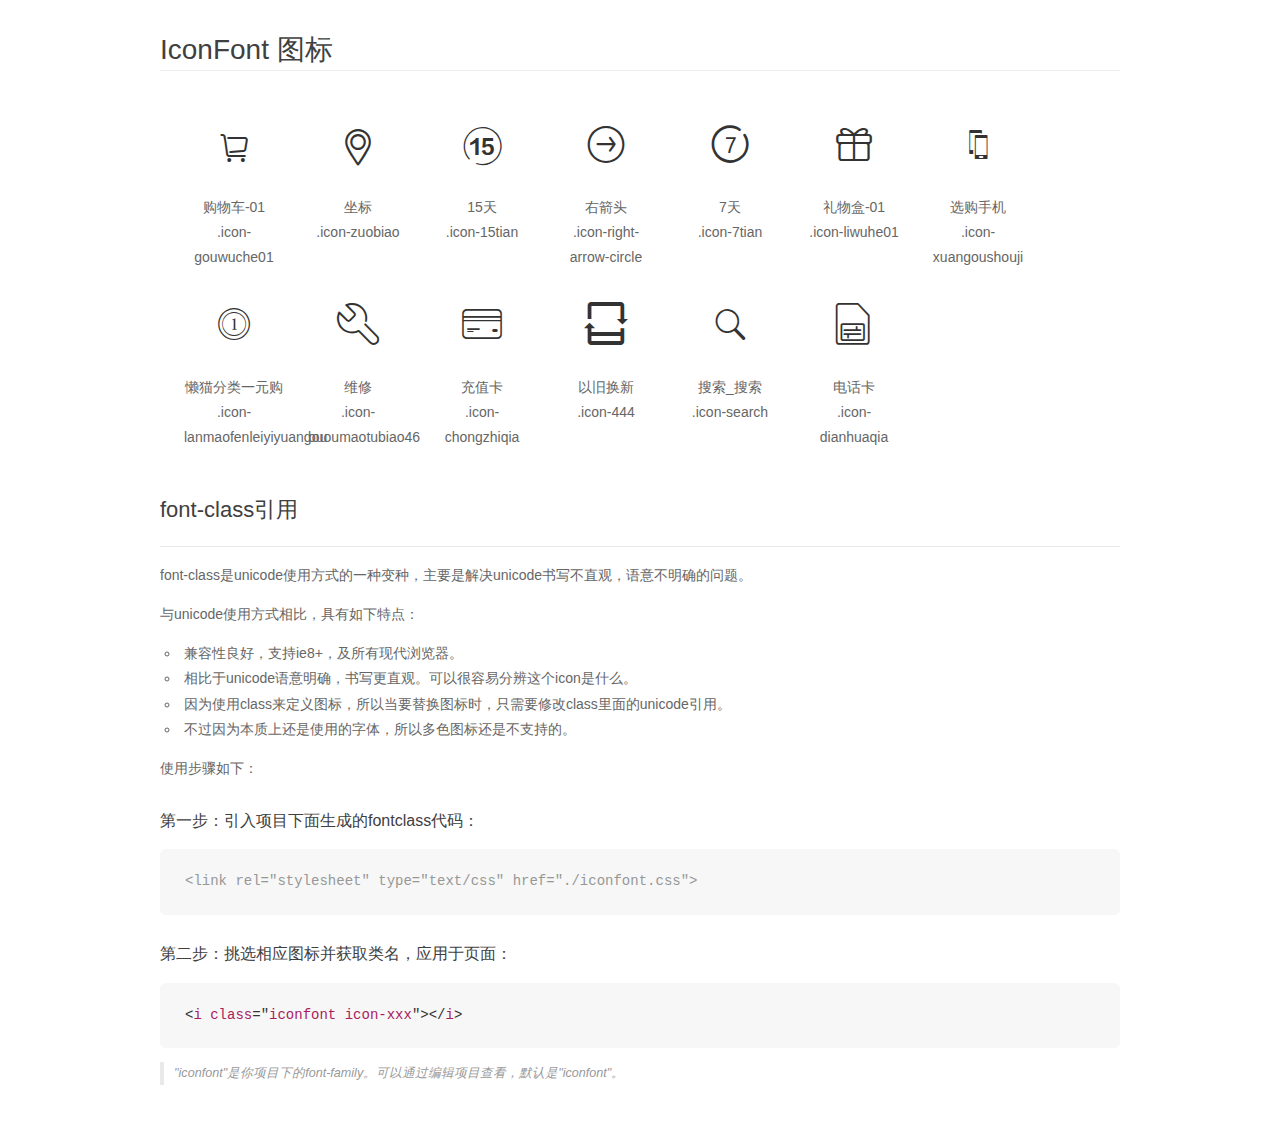
<file: font/demo_fontclass.html>
<!DOCTYPE html>
<html>
<head>
    <meta charset="utf-8"/>
    <title>IconFont</title>
    <link rel="stylesheet" href="demo.css">
    <link rel="stylesheet" href="iconfont.css">
</head>
<body>
    <div class="main markdown">
        <h1>IconFont 图标</h1>
        <ul class="icon_lists clear">
            
                <li>
                <i class="icon iconfont icon-gouwuche01"></i>
                    <div class="name">购物车-01</div>
                    <div class="fontclass">.icon-gouwuche01</div>
                </li>
            
                <li>
                <i class="icon iconfont icon-zuobiao"></i>
                    <div class="name">坐标</div>
                    <div class="fontclass">.icon-zuobiao</div>
                </li>
            
                <li>
                <i class="icon iconfont icon-15tian"></i>
                    <div class="name">15天</div>
                    <div class="fontclass">.icon-15tian</div>
                </li>
            
                <li>
                <i class="icon iconfont icon-right-arrow-circle"></i>
                    <div class="name">右箭头</div>
                    <div class="fontclass">.icon-right-arrow-circle</div>
                </li>
            
                <li>
                <i class="icon iconfont icon-7tian"></i>
                    <div class="name">7天</div>
                    <div class="fontclass">.icon-7tian</div>
                </li>
            
                <li>
                <i class="icon iconfont icon-liwuhe01"></i>
                    <div class="name">礼物盒-01</div>
                    <div class="fontclass">.icon-liwuhe01</div>
                </li>
            
                <li>
                <i class="icon iconfont icon-xuangoushouji"></i>
                    <div class="name">选购手机</div>
                    <div class="fontclass">.icon-xuangoushouji</div>
                </li>
            
                <li>
                <i class="icon iconfont icon-lanmaofenleiyiyuangou"></i>
                    <div class="name">懒猫分类一元购</div>
                    <div class="fontclass">.icon-lanmaofenleiyiyuangou</div>
                </li>
            
                <li>
                <i class="icon iconfont icon-buoumaotubiao46"></i>
                    <div class="name">维修</div>
                    <div class="fontclass">.icon-buoumaotubiao46</div>
                </li>
            
                <li>
                <i class="icon iconfont icon-chongzhiqia"></i>
                    <div class="name">充值卡</div>
                    <div class="fontclass">.icon-chongzhiqia</div>
                </li>
            
                <li>
                <i class="icon iconfont icon-444"></i>
                    <div class="name">以旧换新</div>
                    <div class="fontclass">.icon-444</div>
                </li>
            
                <li>
                <i class="icon iconfont icon-search"></i>
                    <div class="name">搜索_搜索</div>
                    <div class="fontclass">.icon-search</div>
                </li>
            
                <li>
                <i class="icon iconfont icon-dianhuaqia"></i>
                    <div class="name">电话卡</div>
                    <div class="fontclass">.icon-dianhuaqia</div>
                </li>
            
        </ul>

        <h2 id="font-class-">font-class引用</h2>
        <hr>

        <p>font-class是unicode使用方式的一种变种，主要是解决unicode书写不直观，语意不明确的问题。</p>
        <p>与unicode使用方式相比，具有如下特点：</p>
        <ul>
        <li>兼容性良好，支持ie8+，及所有现代浏览器。</li>
        <li>相比于unicode语意明确，书写更直观。可以很容易分辨这个icon是什么。</li>
        <li>因为使用class来定义图标，所以当要替换图标时，只需要修改class里面的unicode引用。</li>
        <li>不过因为本质上还是使用的字体，所以多色图标还是不支持的。</li>
        </ul>
        <p>使用步骤如下：</p>
        <h3 id="-fontclass-">第一步：引入项目下面生成的fontclass代码：</h3>


        <pre><code class="lang-js hljs javascript"><span class="hljs-comment">&lt;link rel="stylesheet" type="text/css" href="./iconfont.css"&gt;</span></code></pre>
        <h3 id="-">第二步：挑选相应图标并获取类名，应用于页面：</h3>
        <pre><code class="lang-css hljs">&lt;<span class="hljs-selector-tag">i</span> <span class="hljs-selector-tag">class</span>="<span class="hljs-selector-tag">iconfont</span> <span class="hljs-selector-tag">icon-xxx</span>"&gt;&lt;/<span class="hljs-selector-tag">i</span>&gt;</code></pre>
        <blockquote>
        <p>"iconfont"是你项目下的font-family。可以通过编辑项目查看，默认是"iconfont"。</p>
        </blockquote>
    </div>
</body>
</html>
</file>
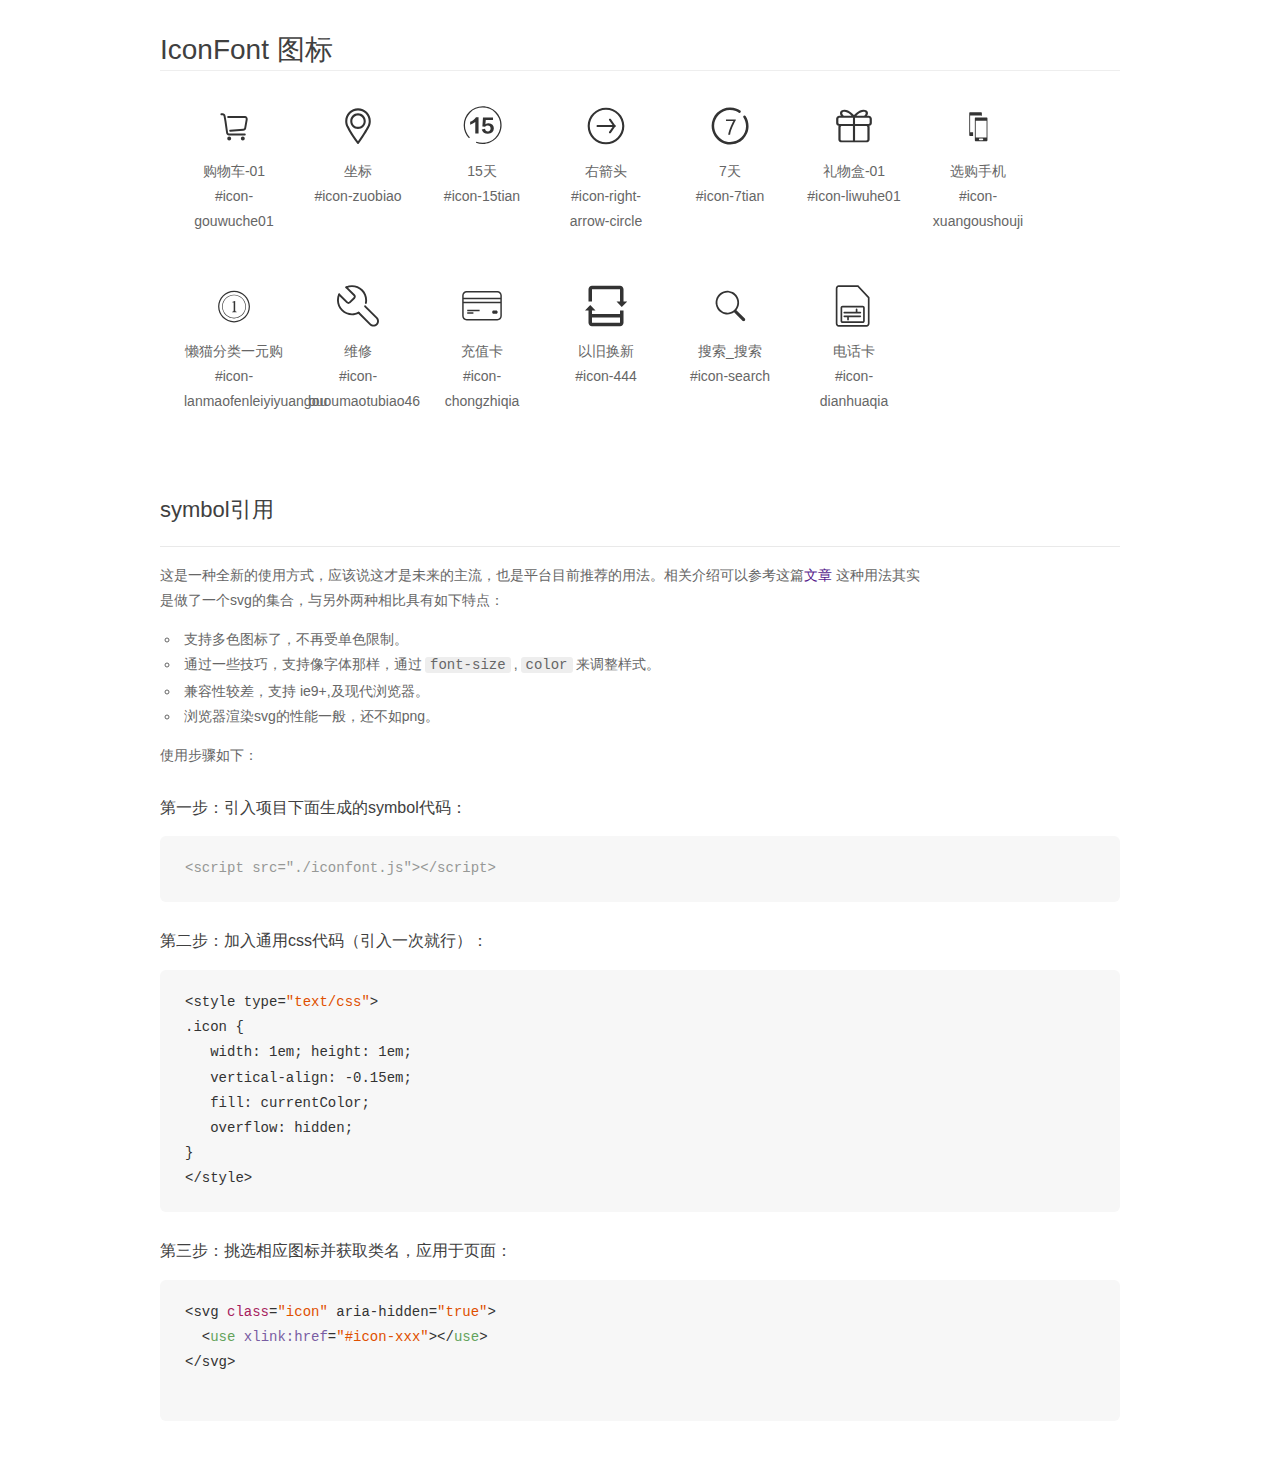
<file: font/demo_symbol.html>
<!DOCTYPE html>
<html>
<head>
    <meta charset="utf-8"/>
    <title>IconFont</title>
    <link rel="stylesheet" href="demo.css">
    <script src="iconfont.js"></script>

    <style type="text/css">
        .icon {
          /* 通过设置 font-size 来改变图标大小 */
          width: 1em; height: 1em;
          /* 图标和文字相邻时，垂直对齐 */
          vertical-align: -0.15em;
          /* 通过设置 color 来改变 SVG 的颜色/fill */
          fill: currentColor;
          /* path 和 stroke 溢出 viewBox 部分在 IE 下会显示
             normalize.css 中也包含这行 */
          overflow: hidden;
        }

    </style>
</head>
<body>
    <div class="main markdown">
        <h1>IconFont 图标</h1>
        <ul class="icon_lists clear">
            
                <li>
                    <svg class="icon" aria-hidden="true">
                        <use xlink:href="#icon-gouwuche01"></use>
                    </svg>
                    <div class="name">购物车-01</div>
                    <div class="fontclass">#icon-gouwuche01</div>
                </li>
            
                <li>
                    <svg class="icon" aria-hidden="true">
                        <use xlink:href="#icon-zuobiao"></use>
                    </svg>
                    <div class="name">坐标</div>
                    <div class="fontclass">#icon-zuobiao</div>
                </li>
            
                <li>
                    <svg class="icon" aria-hidden="true">
                        <use xlink:href="#icon-15tian"></use>
                    </svg>
                    <div class="name">15天</div>
                    <div class="fontclass">#icon-15tian</div>
                </li>
            
                <li>
                    <svg class="icon" aria-hidden="true">
                        <use xlink:href="#icon-right-arrow-circle"></use>
                    </svg>
                    <div class="name">右箭头</div>
                    <div class="fontclass">#icon-right-arrow-circle</div>
                </li>
            
                <li>
                    <svg class="icon" aria-hidden="true">
                        <use xlink:href="#icon-7tian"></use>
                    </svg>
                    <div class="name">7天</div>
                    <div class="fontclass">#icon-7tian</div>
                </li>
            
                <li>
                    <svg class="icon" aria-hidden="true">
                        <use xlink:href="#icon-liwuhe01"></use>
                    </svg>
                    <div class="name">礼物盒-01</div>
                    <div class="fontclass">#icon-liwuhe01</div>
                </li>
            
                <li>
                    <svg class="icon" aria-hidden="true">
                        <use xlink:href="#icon-xuangoushouji"></use>
                    </svg>
                    <div class="name">选购手机</div>
                    <div class="fontclass">#icon-xuangoushouji</div>
                </li>
            
                <li>
                    <svg class="icon" aria-hidden="true">
                        <use xlink:href="#icon-lanmaofenleiyiyuangou"></use>
                    </svg>
                    <div class="name">懒猫分类一元购</div>
                    <div class="fontclass">#icon-lanmaofenleiyiyuangou</div>
                </li>
            
                <li>
                    <svg class="icon" aria-hidden="true">
                        <use xlink:href="#icon-buoumaotubiao46"></use>
                    </svg>
                    <div class="name">维修</div>
                    <div class="fontclass">#icon-buoumaotubiao46</div>
                </li>
            
                <li>
                    <svg class="icon" aria-hidden="true">
                        <use xlink:href="#icon-chongzhiqia"></use>
                    </svg>
                    <div class="name">充值卡</div>
                    <div class="fontclass">#icon-chongzhiqia</div>
                </li>
            
                <li>
                    <svg class="icon" aria-hidden="true">
                        <use xlink:href="#icon-444"></use>
                    </svg>
                    <div class="name">以旧换新</div>
                    <div class="fontclass">#icon-444</div>
                </li>
            
                <li>
                    <svg class="icon" aria-hidden="true">
                        <use xlink:href="#icon-search"></use>
                    </svg>
                    <div class="name">搜索_搜索</div>
                    <div class="fontclass">#icon-search</div>
                </li>
            
                <li>
                    <svg class="icon" aria-hidden="true">
                        <use xlink:href="#icon-dianhuaqia"></use>
                    </svg>
                    <div class="name">电话卡</div>
                    <div class="fontclass">#icon-dianhuaqia</div>
                </li>
            
        </ul>


        <h2 id="symbol-">symbol引用</h2>
        <hr>

        <p>这是一种全新的使用方式，应该说这才是未来的主流，也是平台目前推荐的用法。相关介绍可以参考这篇<a href="">文章</a>
        这种用法其实是做了一个svg的集合，与另外两种相比具有如下特点：</p>
        <ul>
          <li>支持多色图标了，不再受单色限制。</li>
          <li>通过一些技巧，支持像字体那样，通过<code>font-size</code>,<code>color</code>来调整样式。</li>
          <li>兼容性较差，支持 ie9+,及现代浏览器。</li>
          <li>浏览器渲染svg的性能一般，还不如png。</li>
        </ul>
        <p>使用步骤如下：</p>
        <h3 id="-symbol-">第一步：引入项目下面生成的symbol代码：</h3>
        <pre><code class="lang-js hljs javascript"><span class="hljs-comment">&lt;script src="./iconfont.js"&gt;&lt;/script&gt;</span></code></pre>
        <h3 id="-css-">第二步：加入通用css代码（引入一次就行）：</h3>
        <pre><code class="lang-js hljs javascript">&lt;style type=<span class="hljs-string">"text/css"</span>&gt;
.icon {
   width: <span class="hljs-number">1</span>em; height: <span class="hljs-number">1</span>em;
   vertical-align: <span class="hljs-number">-0.15</span>em;
   fill: currentColor;
   overflow: hidden;
}
&lt;<span class="hljs-regexp">/style&gt;</span></code></pre>
        <h3 id="-">第三步：挑选相应图标并获取类名，应用于页面：</h3>
        <pre><code class="lang-js hljs javascript">&lt;svg <span class="hljs-class"><span class="hljs-keyword">class</span></span>=<span class="hljs-string">"icon"</span> aria-hidden=<span class="hljs-string">"true"</span>&gt;<span class="xml"><span class="hljs-tag">
  &lt;<span class="hljs-name">use</span> <span class="hljs-attr">xlink:href</span>=<span class="hljs-string">"#icon-xxx"</span>&gt;</span><span class="hljs-tag">&lt;/<span class="hljs-name">use</span>&gt;</span>
</span>&lt;<span class="hljs-regexp">/svg&gt;
        </span></code></pre>
    </div>
</body>
</html>
</file>
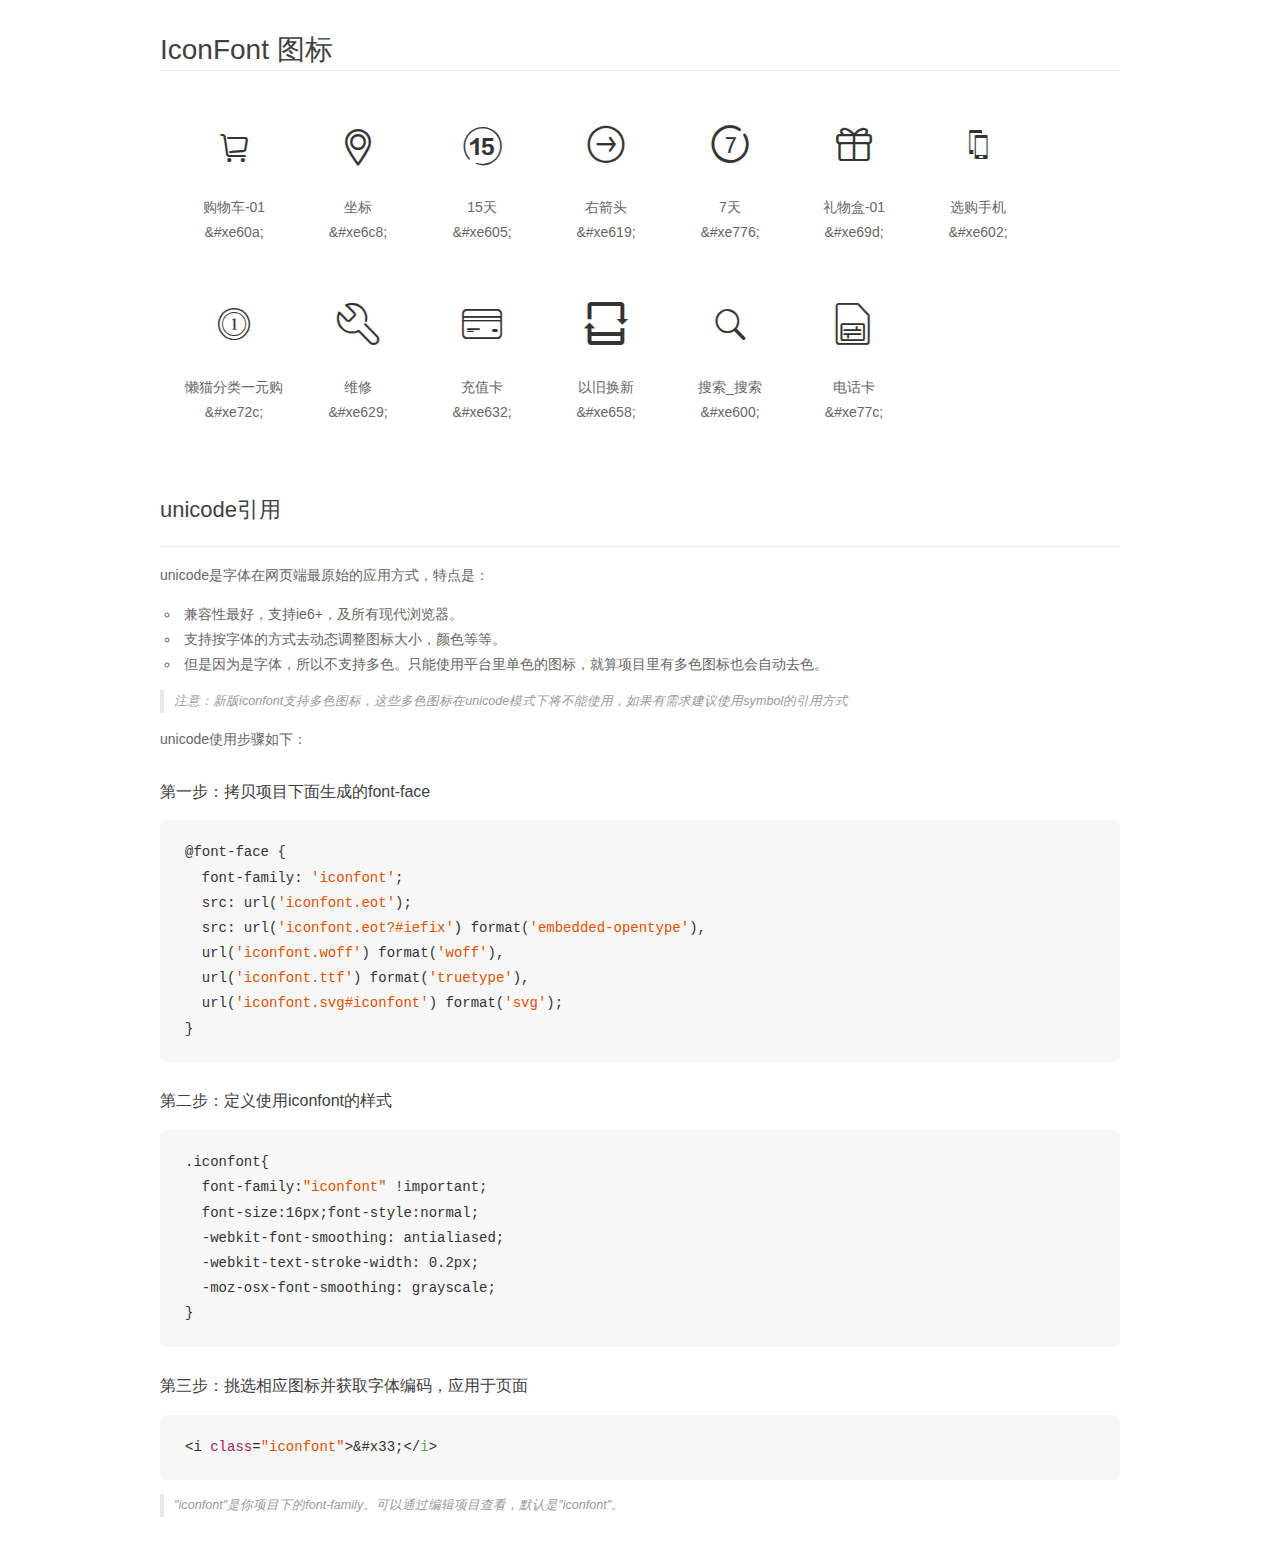
<file: font/demo_unicode.html>
<!DOCTYPE html>
<html>
<head>
    <meta charset="utf-8"/>
    <title>IconFont</title>
    <link rel="stylesheet" href="demo.css">

    <style type="text/css">

        @font-face {font-family: "iconfont";
          src: url('iconfont.eot'); /* IE9*/
          src: url('iconfont.eot#iefix') format('embedded-opentype'), /* IE6-IE8 */
          url('iconfont.woff') format('woff'), /* chrome, firefox */
          url('iconfont.ttf') format('truetype'), /* chrome, firefox, opera, Safari, Android, iOS 4.2+*/
          url('iconfont.svg#iconfont') format('svg'); /* iOS 4.1- */
        }

        .iconfont {
          font-family:"iconfont" !important;
          font-size:16px;
          font-style:normal;
          -webkit-font-smoothing: antialiased;
          -webkit-text-stroke-width: 0.2px;
          -moz-osx-font-smoothing: grayscale;
        }

    </style>
</head>
<body>
    <div class="main markdown">
        <h1>IconFont 图标</h1>
        <ul class="icon_lists clear">
            
                <li>
                <i class="icon iconfont">&#xe60a;</i>
                    <div class="name">购物车-01</div>
                    <div class="code">&amp;#xe60a;</div>
                </li>
            
                <li>
                <i class="icon iconfont">&#xe6c8;</i>
                    <div class="name">坐标</div>
                    <div class="code">&amp;#xe6c8;</div>
                </li>
            
                <li>
                <i class="icon iconfont">&#xe605;</i>
                    <div class="name">15天</div>
                    <div class="code">&amp;#xe605;</div>
                </li>
            
                <li>
                <i class="icon iconfont">&#xe619;</i>
                    <div class="name">右箭头</div>
                    <div class="code">&amp;#xe619;</div>
                </li>
            
                <li>
                <i class="icon iconfont">&#xe776;</i>
                    <div class="name">7天</div>
                    <div class="code">&amp;#xe776;</div>
                </li>
            
                <li>
                <i class="icon iconfont">&#xe69d;</i>
                    <div class="name">礼物盒-01</div>
                    <div class="code">&amp;#xe69d;</div>
                </li>
            
                <li>
                <i class="icon iconfont">&#xe602;</i>
                    <div class="name">选购手机</div>
                    <div class="code">&amp;#xe602;</div>
                </li>
            
                <li>
                <i class="icon iconfont">&#xe72c;</i>
                    <div class="name">懒猫分类一元购</div>
                    <div class="code">&amp;#xe72c;</div>
                </li>
            
                <li>
                <i class="icon iconfont">&#xe629;</i>
                    <div class="name">维修</div>
                    <div class="code">&amp;#xe629;</div>
                </li>
            
                <li>
                <i class="icon iconfont">&#xe632;</i>
                    <div class="name">充值卡</div>
                    <div class="code">&amp;#xe632;</div>
                </li>
            
                <li>
                <i class="icon iconfont">&#xe658;</i>
                    <div class="name">以旧换新</div>
                    <div class="code">&amp;#xe658;</div>
                </li>
            
                <li>
                <i class="icon iconfont">&#xe600;</i>
                    <div class="name">搜索_搜索</div>
                    <div class="code">&amp;#xe600;</div>
                </li>
            
                <li>
                <i class="icon iconfont">&#xe77c;</i>
                    <div class="name">电话卡</div>
                    <div class="code">&amp;#xe77c;</div>
                </li>
            
        </ul>
        <h2 id="unicode-">unicode引用</h2>
        <hr>

        <p>unicode是字体在网页端最原始的应用方式，特点是：</p>
        <ul>
        <li>兼容性最好，支持ie6+，及所有现代浏览器。</li>
        <li>支持按字体的方式去动态调整图标大小，颜色等等。</li>
        <li>但是因为是字体，所以不支持多色。只能使用平台里单色的图标，就算项目里有多色图标也会自动去色。</li>
        </ul>
        <blockquote>
        <p>注意：新版iconfont支持多色图标，这些多色图标在unicode模式下将不能使用，如果有需求建议使用symbol的引用方式</p>
        </blockquote>
        <p>unicode使用步骤如下：</p>
        <h3 id="-font-face">第一步：拷贝项目下面生成的font-face</h3>
        <pre><code class="lang-js hljs javascript">@font-face {
  font-family: <span class="hljs-string">'iconfont'</span>;
  src: url(<span class="hljs-string">'iconfont.eot'</span>);
  src: url(<span class="hljs-string">'iconfont.eot?#iefix'</span>) format(<span class="hljs-string">'embedded-opentype'</span>),
  url(<span class="hljs-string">'iconfont.woff'</span>) format(<span class="hljs-string">'woff'</span>),
  url(<span class="hljs-string">'iconfont.ttf'</span>) format(<span class="hljs-string">'truetype'</span>),
  url(<span class="hljs-string">'iconfont.svg#iconfont'</span>) format(<span class="hljs-string">'svg'</span>);
}
</code></pre>
        <h3 id="-iconfont-">第二步：定义使用iconfont的样式</h3>
        <pre><code class="lang-js hljs javascript">.iconfont{
  font-family:<span class="hljs-string">"iconfont"</span> !important;
  font-size:<span class="hljs-number">16</span>px;font-style:normal;
  -webkit-font-smoothing: antialiased;
  -webkit-text-stroke-width: <span class="hljs-number">0.2</span>px;
  -moz-osx-font-smoothing: grayscale;
}
</code></pre>
        <h3 id="-">第三步：挑选相应图标并获取字体编码，应用于页面</h3>
        <pre><code class="lang-js hljs javascript">&lt;i <span class="hljs-class"><span class="hljs-keyword">class</span></span>=<span class="hljs-string">"iconfont"</span>&gt;&amp;#x33;<span class="xml"><span class="hljs-tag">&lt;/<span class="hljs-name">i</span>&gt;</span></span></code></pre>

        <blockquote>
        <p>"iconfont"是你项目下的font-family。可以通过编辑项目查看，默认是"iconfont"。</p>
        </blockquote>
    </div>


</body>
</html>
</file>
<file: css/base.css>
*{
	margin: 0px;
	padding: 0px;
	box-sizing: border-box;
	list-style: none;/* 列表标签的默认样式 */
	text-decoration: none;/* 清楚下划线 */
	font-family:"微软雅黑","宋体",sans-serif;
}
img{
	width: 100%;
	height: 100%;
}
</file>
<file: css/xiaomi.css>
@import url('base.css');
header{
	width: 100%;
	height: 40px;
	background: #333;
}
.headermain{
	width: 1226px;
	height: 40px;
	margin: 0 auto;
	font-size: 12px;
	font-family: "微软雅黑";
	color: #b0b0b0;
	line-height: 40px;
}
.gfghuu{
	display: block;
}
.gfghuu1{
	display: none;
}
.head{
	overflow: hidden;
	float: left;
}
.head1{
	float: left;
}
.head2{
	float: left;
	margin: 0 6px;
	color: #424242;
}
.heady{
	float: right; 
}
.heady1{
	float: left;
	margin: 0 ;
	padding: 0 5px;
}
.heady2{
	float: left;
	margin: 0;
	color: #424242;
}
.gwc{
	margin-left: 15px;
	width: 120px;
	height: 40px;
	float: left;
	background: #424242;
	line-height: 40px;
	font-size: 12px;
	position: relative;
}
.gjxg{
	position: absolute;
	top: 40px;
	right: 0;
	width: 300px;
	height: 100px;
	z-index: 2;
	background: #fff;
	text-align: center;
	line-height: 100px;
	font-size: 15px;
	color: #000;
	display: none;
	box-shadow: 0 0 3px 3px rgba(0, 0, 0, 0.3);
}
.gouwu:hover{
	color: red;
}
.gouwu{
	margin-left: 10px;
	float: left;
	font-size: 24px !important;
}

.gwcz{
	margin-left: 5px;
	float: left;
}
nav{
	width: 1229px;
	height: 83px;
	margin: 0 auto;
	margin-top: 17px;
	padding-bottom: 17px;
	position: relative;
}
.navmain{
	font-size: 16px;
	color: #333;
	line-height: 66px;
}
.xiaomitubiao{
	margin-top: 5px;
	width: 55px;
	height: 55px;
	float: left;
}
.kongbai{
	margin-left: 27px;
	width: 180px;
	height: 66px;
	float: left;
}
.spfl{
	float: left;
	font-size: 16px;
	color: #333;
	line-height: 66px;
}
.spl{
	float: left;
	padding: 0 10px;
	padding-bottom: 17px;
}
.spl ul{
	width:100%;
	height:0;
	float: left;
	position:absolute;
	top:83px;
	left: 0;
	right: 0;
	background: #fff;
	overflow: hidden;
	z-index: 100;
	overflow: hidden;
}
.spl:hover ul{
	z-index: 120;
	border-top:1px solid #999;
}

.spl ul div{
	width: 1226px;
	height: 229px;
	margin:0 auto;
}
.spl ul div.liimg{
	width: 160px;
	height: 110px;
	padding-bottom: 10px;
}
.sousuo{
	float: right;
	margin-top: 8px;
	background: red;
}
.sousuoicon{
	font-size: 24px !important;
}
.text1{
	float: left;
	padding: 0 10px;
	width: 245px;
	height: 50px;
	border: 1px solid #E0E0E0;
	border-right: 0;
	text-align: right;
	outline: none;
}
.sousuotu{
	float: right;
	width: 52px;
	height: 50px;
	border: 1px solid #E0E0E0;
	background: #FFF;
	margin:0 auto;
	text-align: center;
	line-height: 50px;
}
.banner{
	width: 1226px;
	height: 460px;
	margin:0 auto;
	position: relative;
	left: 0;
}
.ban{
	width: 100%;
	height: 100%;
}
.ban li{
	width: 100%;
	height: 100%;
	position: absolute;
	top:0;
	left: 0;
	opacity: 0;
	transition: opacity 0.4s;
}
.banner li.banxian{
	opacity: 1;
}
.liebiao1{
	height: 460px;
	width: 234px;
	background: rgba(0, 0, 0, 0.6);
	position:absolute;
	top:0;
	left: 0;
	bottom:0;
}
.liebiao11{
	height: 420px;
	margin: 20px 0;
	font-size: 14px;
	color: #fff;
}
.liebiao11 .liebian11bian{
	background: #ff6709;
}
.liebiao111{
	width: 234px;
	height: 42px;
	padding-left: 30px;
	line-height: 42px;	
}
.liebao1111{
	float: left;
}
.liebiao11111{
	float: right;
	margin-right: 20px;
	font-weight: bold;
}
.liebiao2{
	position: absolute;
	left: 234px;
	top:0;
}
.liebiao2-1{
	position: relative;
}
.liebiao2 ul{
	width: auto;
	height: 460px;
	position: absolute;
	top:0;
	left:0;
	background: #fff;
}
.liebiao2 ul{
	display: none;
}
.liebiao2 ul div{
	width: 265px;
	height: 100%;
	float: left;
}
.liebiao2 .liexian{
	display: block;
}
.liebiao2 ul:nth-child(1){
	width: 530px;
}
.liebiao2 ul:nth-child(2){
	width: 265px;
}
.liebiao2 ul:nth-child(3){
	width: 795px;
}
.liebiao2 ul:nth-child(4){
	width: 265px;
}
.liebiao2 ul:nth-child(5){
	width: 530px;
}
.liebiao2 ul:nth-child(6){
	width: 265px;
}
.liebiao2 ul:nth-child(7){
	width: 530px;
}
.liebiao2 ul:nth-child(8){
	width: 265px;
}
.liebiao2 ul:nth-child(9){
	width: 265px;
}
.liebiao2 ul div li{
	padding:18px 20px;
	color: #333;
	width: 265px;
	height: 76px;
	line-height: 40px;
	float: none;
	display: flex;
	position: relative;
	font-size: 12px;
}
.xg{
	margin-top: 10px;
	float: right;
	margin-right: 10px;
	display: block;
	width: 60px;
	height: 25px;
	border: 1px solid #ff6709;
	color: #000;
	font-size: 13px;
	line-height: 25px;
	text-align: center;
	position: absolute;
	top: 16px;
	right: 3px;
}
.xg:hover{
	background: #ff6709;
	color: #fff;
}
.liebiao2 ul div li:hover{
	color: #ff6709;
}
.liebiao2 ul div li img{
	width: 40px;
	height: 40px;
	margin-right: 5px;
}
.huadong{
	width: 41px;
	height: 69px;
	position:absolute;
	top:0;
	bottom:0;
	margin:auto;
}
.hua1{
	left: 234px;
	background-image: url('../img/icon-slides.png');
	background-position: -83px 0;
}
.hua2{
	right: 0px;
	background-image: url('../img/icon-slides.png');
	background-position: -125px 0;
}
.lunbo{
	width: 120px;
	height: 10px;
	position: absolute;
	right: 30px;
	bottom: 20px;
	float: left;
	opacity: 0.5
}
.lunbodian{
	width: 10px;
	height: 10px;
	border: 2px solid #404040;
	border-radius:50%;
	background: #666;
	float: left;
	margin: 0 5px;
}
.lunbodian1{
	background: #ffffff;
}
.fist{
	width: 204px;
	height: 215px;
	text-align: center;
	font-size: 12px;
	line-height: 24px;
	padding: 35px 12px 0;
	float: left;
}
.tow{
	margin-top:35px;
	width: 1px;
	height: 110px;
	background: #e0e0e0;
	float: left;
}

.dajuxing{
	width: 1226px;
	height: 170px;
	margin: 0 auto;
	margin-top: 14px;
}
.juxing1{
	width: 234px;
	height: 170px;
	background: #5f5750;
	padding: 2px;
	float: left;
}
.juxings{
	width: 230px;
	height: 82px;
}
.juxing11{
	width: 76px;
	height: 82px;
	float: left;
	text-align: center;
	color: rgba(255, 255, 255, 0.7);
	font-size: 12px;
}
.tu1{
	margin-top: 10px;
	font-size: 35px !important;
}
.xiansh{
	width: 1px;
	height: 70px;
	margin-top: 6px;
	background: #665e57;
	float: left;
}
.juxingz{
	width: 230px;
	height: 1px;
	float: left;
}
.xianh{
	width: 64px;
	height: 1px;
	margin:0 7px 0 6px;
	float: left;
	background :#665e57
}
.xianh1{
	margin-right: 6px;
}


.juxing2{
	width: 978px;
	height: 170px;
	float: right;
}
.juxing21{
	width: 316px;
	height: 170px;
	float: left;
	margin-right: 14px;
}
.juxing22{
	margin: 0;
	float: right;
}
.mingxingqu{
	width: 1226px;
	height: 438px;
	margin:0 auto;
	margin-top: 30px;
}
.mingxingxinpin{
	width: 1226px;
	height: 58px;
	font-size: 22px;
	color: #333;
	line-height: 58px;
}
.xiaomimingxingdanpin{
	float: left;
}
.xinpinzuoyou{
	float: right;
	width: 72px;
	height: 24px;
	margin-top: 12px;
}
.xinpinzuo{
	width: 36px;
	height: 24px;
	line-height: 24px;
	text-align: center;
	float: left;
	color: #e0e0e0;
	border: 1px solid #e0e0e0;
	cursor: pointer;
}
.you{
	color: #b0b0b0;
	border-left : none;
}
.danpin{
	width: 1226px;
	height: 340px;
	margin-top: 0;
	overflow: hidden;
	position: relative;
}
.danpinchang{
	width: 200%;
	height: 100%;
	position: absolute;
}
.danpinchang ul{
	 width: 50%;
	 height: 100%;
	float: left;
	padding:0 5px
 }
.dan1{
	width: 234px;
	height: 340px;
	border-top: 1px solid #ffac13;
	padding-top: 39px;
	margin-right: 9px;
	background: #fafafa;
	float: left;
}
.dan11{
	width: 160px;
	height: 160px;
	margin: 0 auto;
}
.dan111{
	width: 234px;
	margin-top: 30px;
	font-size: 14px;
	color: #212121;
	text-align: center;
}
.dan1111{
	width: 234px;
	margin-top: 10px;
	font-size: 12px;
	color: #b0b0b0;
	text-align: center;
}
.dan11111{
	width: 234px;
	margin-top: 13px;
	font-size: 14px;
	color: #ff6709;
	text-align: center;
}
.dan2{
	border-top: 1px solid #83c44e;
}
.dan3{
	border-top: 1px solid #2196f3;
}
.dan4{
	border-top: 1px solid #e53935;
}
.dan5{
	width: 234px;
	border-top: 1px solid #00c0a5;
}
main{
	width: 100%;
	float: left;
	padding-bottom: 60px;
	background: #f5f5f5;
}
.jiadiank,.zhinengk,.dapeik,.peijiank,.zhoubiank,.tuijiank,.repingk,.neirongk,.shipink{
	width: 1226px;
	margin: 0 auto;
	overflow:hidden;
}
.jiadianzi{
	width: 1226px;
	height: 58px;
	margin: 0 auto;
	margin-top: 60px;
	color: #333;
	line-height: 58px;
}
.jiadianzuo{
	font-size: 22px;
	float: left;
}
.jiadianyou{
	font-size: 16px;
	float: right;
}
.jiadianyouzi{
	float: left;
	height: 32px;
	margin:8px 0 0 30px;
	line-height: 32px;
}
.jiadianyouzi1{
	border-bottom: 2px solid #ff6700;
	color: #ff6700;
}
.jiadiantu{
	width: 1226px;
	margin: 0 auto;
}
.jiadiantuzuo{
	width: 234px;
	height: 614px;
	float: left;
}
.jiadiantuyou{
	width: 992px;
	height: 614px;
	float: left;
	position: relative;
}
.jiadiantuyou ul{
	width: 100%;
	height:100%;
	position: absolute;
	top:0;
	right: 0;
	z-index: 10;
}
.jiadiantuyou .jiadiantuyouxian{
	z-index: 100;
}
.jiadiantuyou1{
	width:234px;
	height: 300px;
	margin: 0 0 14px 14px;
	background: #fff;
	float: left;
}
.jiadiantuyou1tu{
	width: 150px;
	height: 150px;
	margin: 0 auto;
	margin-top: 34px;
}
.jiadiantuyou2{
	float: left;
	width: 234px;
	height: 143px;
	margin: 0 0 14px 14px;
	background: #fff;
}
.jiadiantuyou21{
	width: 200px;
	height: 80px;
	margin: 0 auto;
	margin-top: 32px;
}
.jiadiantuyou21zi{
	float: left;
}
.xiaomixiaogangpao{
	height: 21px;
	margin: 10px;
	line-height: 21px;
	font-size: 14px;
	color: #333;
}
.yuan199{
	color: #ff6700;
}
.xiaomixiaogangpaotu{
	float: right;
	width: 80px;
	height: 80px;
}
.liulangengd{
	margin: 30px 0 0 10px;
	font-size: 18px;
	color: #333;
}
.remen{
	margin: 10px 0 0 10px;
	font-size: 12px;
}
.gengduojiantou{
	font-size: 45px !important;
	color: #ff6700;
	line-height: 80px;
	text-align: center;
}
.zhinengtu{
	width: 1226px;
}
.zhineng1{
	margin-left: 0;
	float: left;
}
.tuijian{
	margin-top: 60px;
}

.repinchanping{
	width: 1226px;
	height: 429px;
	margin: 0 auto;
}
.reping{
	float: left;
	width: 296px;
	height: 415px;
	margin: 0 0 14px 14px;
	background: #fff;
}
.reping1{
	margin-left: 0;
}
.rementu{
	width: 296px;
	height: 220px;
}
.repingzi{
	width: 240px;
	height: 96px;
	margin: 0 auto;
	margin-top: 28px;
	font-size: 14px;
	color: #333;
}
.laiziwho{
	width: 240px;
	margin: 0 auto;
	margin-bottom: 18px;
	font-size: 12px;
	color: #b0b0b0;
	text-align: left;
}
.rechanping{
	width: 240px;
	margin: 0 auto;
	font-size: 14px;
	color: #333;
}
.repingmingcheng{
	float: left;
}
.repingshuxian{
	float: left;
	margin: 0 4px;
	color: #b0b0b0;
}
.repingjiage{
	float: left;
	color: #ff6700;
}
.neirongtukuang{
	height:420px;
}
.neirong{
	height: 420px;
	border-top: 1px solid #ff6700;
	color: #ff6700;
	position: relative;
}
.neirongzi1{
	height: 276px;
	width: 100%;
	margin-top: 45px;
	text-align: center;
	overflow: hidden;
}
.neirongzi11{
	font-size: 16px;
}
.neironghuan{
	width: 300%;
	position: absolute;
	left: 0;
}
.neironghuan li{
	width: 33.333333%;
	float: left;
}
.neirongzi12{
	margin-top: 18px;
	font-size: 20px;
	color: #333;
}
.neirongzi13{
	width: 200px;
	margin: 0 auto;
	margin-top: 10px;
	font-size: 12px;
	color: #b0b0b0;
}
.neirongzi14{
	margin-top: 10px;
	color: #333;
}
.neirongzi15{
	width: 216px;
	height: 154px;
	margin: 0 auto;
	margin-top: 15px;
}
.neirongzi16{
	width: 80px;
	height: 30px;
	overflow: hidden;
	position: absolute;
	left:0;
	right: 0;
	margin:0 auto;
	bottom: 26px;
}
.neirongzi161{
	float: left;
	width: 6px;
	height: 6px;
	border-radius: 50%;
	background: #333;
	margin: 0 10px;	
}
.neirongzi162{
	background: #fff;
	border: 2px solid #ff6700;
}
.neirong1{
	margin-left: 14px;
}
.repinga{
	border-top: 1px solid #83c44e;
	color: #83c44e;
}
.repingb{
	border-top: 1px solid #e53935;
	color: #e53935;
}
.repingc{
	border-top: 1px solid #2196f3;
	color: #2196f3;
}
.shipinquanbu{
	width: 20px;
	height: 20px;
	border-radius: 50%;
	margin:14px 0 0 8px;
	background: #b0b0b0;
	color: #fff;
	font-size: 12px;
	text-align: center;
	line-height: 20px;
}
.shipinkuang{
	height: 285px;
}
.shipinkuang1{
	height: 285px;
	width: 296px;
	background: #fff;
	float: left;
}
.shipin1{
	width: 296px;
	height: 180px;
}
.shipin11{
	position: relative;
	left: 0;
	top: 0;
}
.shipin12{
	width: 40px;
	height: 25px;
	border-radius: 7px;
	background: rgba(0, 0, 0, 0.6);
	border: 2px solid #fff;
	font-size: 13px;
	color: #fff;
	line-height: 19px;
	text-align: center;
	position: absolute;
	left: 20px;
	bottom: 10px;
}
.shipin2{
	margin: 0 auto;
	margin-top: 28px;
	font-size: 14px;
	text-align: center;
	color: #333;
}
.shipin3{
	margin-top: 10px;
	font-size: 12px;
	color: #b0b0b0;
}
.shipinkuang2{
	margin-left: 14px;
}
.weibu{
	width: 100%;
	background: #fff;
}
.weibukuang{
	width: 1226px;
	margin: 0 auto;
	overflow: hidden;
}
.weibu1{
	width: 1226px;
	font-size: 16px;
	color: #616161;
	margin-top: 0;
}
.weibu11{
	width: 245px;
	height: 25px;
	margin: 28px 0;
	text-align: center;
	line-height: 25px;
	border-right: 1px solid #616161;
	float: left;
}
.weibu111{
	font-size: 24px !important;
}
.weibu12{
	border: 0;
}
.neirong:hover .neironghuadong{
	opacity: 0.8;
}
.neironghuadong1:hover{
	background: #757575;
}
.jiadianyou:hover .shipinquanbu{
	color: #fff;
	background: #ff6700;
}
.shipinkuang1{
	transition: all 0.8s ease;
}
.shipinkuang1:hover{
	transform: translate(0, -3px);
	box-shadow: 0 0 5px 5px #e3e3e3;
}
.shipin11:hover .shipin12{
	background: #ff6700;
	border: 2px solid #ff6700;
}
.dibu a{
	color:#757575;
}
.dibu a:hover{
	color: #ff6700;
}
.weibu2112:hover{
	color: #ff6700;
}
.weibu223:hover{
	background: #ff6700;
	color: #fff;
}
.weibu111{
	color: #757575;
}
.weibu112{
	color: #757575;
}
.weibu11:hover .weibu111{
	color: #ff6700;
}
.weibu11:hover .weibu112{
	color: #ff6700;
}
.jiadiantuyou1:hover{
	cursor: pointer;
}
.jiadiantuyou2:hover{
	cursor: pointer;
}
.weibu2{
	width: 1226px;
	height: 112px;
	margin: 40px 0;
}
.weibu21{
	width: 981px;
	float: left;
	border-right: 1px solid #757575;
}
.weibu211{
	width: 163px;
	float: left;
}
.weibu2111{
	color: #424242;
	font-size: 14px;
	margin-bottom: 26px;
}
.weibu2112{
	height: 18px;
	margin-top: 10px;
	color: #757575;
	font-size: 12px;
	line-height: 18px;
}
.weibu22{
	width: 245px;
	float: right;
	text-align: center; 
}
.weibu221{
	color: #ff6700;
	font-size: 22px;
	margin-bottom: 5px;
}
.weibu222{
	color: #616161;
	font-size: 12px;
	margin-bottom: 6px;
}
.weibu223{
	width: 120px;
	height: 30px;
	margin: 0 auto;
	margin-top: 16px;
	border: 1px solid #ff6700;
	color: #ff6700;
	font-size: 12px;
	text-align: center;
	line-height: 30px;
}
.dibu{
	width: 100%;
	height: 166px;
	background: #f5f5f5;
	float: left;
}
.dibukuang{
	width: 1226px;
	height: 106px;
	margin: 0 auto;
	margin-top: 30px;
}
.dibus{
	width: 1226px;
	height: 57px;
}
.dibu1{
	height: 57px;
	float: left;
}
.dibu11{
	width: 57px;
	height: 57px;
	margin-right: 10px;
	float: left;
} 
.dibu2{
	float: left;
	font-size: 12px;
	color: #757575;
}
.dibu22{
	margin: 0 -5px;
}
.dibu3{
	height: 36px;
	width: 655px;
	margin: 8px;
	margin-top: 20px;
	font-size: 10px;
	color: #b0b0b0;
	line-height: 18px;
}
.dibu4{
	float: right;
}
.dibu41{
	width: 85px;
	height: 28px;
	margin-left: 7px;
	float: left;
}
.dibu5{
	width: 267px;
	height: 19px;
	margin: 0 auto;
	margin-top: 30px;
}







.hua1:hover{
	background-image: url('../img/icon-slides.png');
	background-position: 0 0;
}
.hua2:hover{
	background-image: url('../img/icon-slides.png');
	background-position: -42px 0;
}
.liebiao111:hover{
	background: #ff6700;
}
.liebiao1 a{
	color: #fff;
}
.headermain a{
	color:#b0b0b0;
}
.headermain a:hover{
	color: #ffffff;
}
.gwc:hover{
	background: #fff;

}
.gwc:hover .yinc:hover{
	display: block;
}
.yinc{
	width: 200px;
	height: 70px;
	background: red;
	margin-top: 40px;
	position: absolute;
	right: 60px;
	display: none;
	z-index: 9;
}
.gwc:hover a{
	background: #fff;
	color: #ff6700;
}
.navmain a{
	color: #333;
}
.navmain a:hover{
	color: #ff6700;
}
.gwc:hover{
	color: #ff6700;

}
.cleas{
	clear: both;
}
.sousuotu:hover{
	background: #ff6700;
}
.sousuotu:hover a{
	color: #fff;
}
.lunbodian:hover{
	background: #ffffff;
}
.you:hover{
	color: #ff6700;
}
.juxing11:hover{
	color: #ffffff;
}
.dan1 a{
	color: #212121;
}
.jiadianyouzi:hover{
		color: #ff6700;
		border-bottom: 2px solid #ff6700;
		cursor: pointer;
}
.jiadiantuzuo{
	transition: all 0.8s ease;
}
.jiadiantuzuo:hover{
	transform: translate(0, -3px);
	box-shadow: 0 0 5px 5px #e3e3e3;
}
.jiadiantuyou1{
	position: relative;
	overflow: hidden;
	transition: all 0.8s ease;
}
.jiadianpingjia{
	width: 234px;
	height: 90px;
	background: #ff6700;
	text-align: center;
	opacity: 0;
	font-size: 12px;
	position:absolute;
	bottom: -50px;
	transition: all 0.8s ease;
}
.jiadianpingjia1{
	width: 150px;
	height: 50px;
	margin: 0 auto;
	margin-top: 10px;
	margin-bottom: 10px;
	color: #fff;

}
.jiadianpingjia2{
	color: #b0b0b0;
}
.jiadiantuyou1:hover{
	transform: translate(0, -3px);
	box-shadow: 0 0 5px 5px #e3e3e3;
}
.jiadiantuyou1:hover .jiadianpingjia{
	bottom: 0px;
	opacity: 1;
}	
.jiadiantuyou2{
	transition: all 0.8s ease;
}
.jiadiantuyou2:hover{
	transform: translate(0, -3px);
	box-shadow: 0 0 5px 5px #e3e3e3;
}
.reping a{
	color: #333;
}
.reping{
	transition: all 0.8s ease;
}
.reping:hover{
	transform: translate(0, -3px);
	box-shadow: 0 0 5px 5px #e3e3e3;
}
.neirongzi161{
	transition: all 0.8s ease;
}
.neirongzi161:hover{
	background: #fff;
	border: 2px solid #ff6700;
	cursor: pointer;
}
.neirongzi1{
	position: relative;
}
.neironghuadong{
	opacity: 0;
	transition: all 0.5s ease;
}
.neironghuadong1{
	width: 24px;
	height: 48px;
	color: #fff;
	background: #b0b0b0;
	text-align: center;
	line-height: 48px;
	font-size: 18px;
	position: absolute;
	top: 0;
	bottom: 0;
	margin: auto;
}
.neironghuadong11{
	left: 0;
}
.neironghuadong12{
	right: 0;
}
</file>
<file: font/iconfont.css>
@font-face {font-family: "iconfont";
  src: url('iconfont.eot?t=1495459244185'); /* IE9*/
  src: url('iconfont.eot?t=1495459244185#iefix') format('embedded-opentype'), /* IE6-IE8 */
  url('iconfont.woff?t=1495459244185') format('woff'), /* chrome, firefox */
  url('iconfont.ttf?t=1495459244185') format('truetype'), /* chrome, firefox, opera, Safari, Android, iOS 4.2+*/
  url('iconfont.svg?t=1495459244185#iconfont') format('svg'); /* iOS 4.1- */
}

.iconfont {
  font-family:"iconfont" !important;
  font-size:16px;
  font-style:normal;
  -webkit-font-smoothing: antialiased;
  -moz-osx-font-smoothing: grayscale;
}

.icon-gouwuche01:before { content: "\e60a"; }

.icon-zuobiao:before { content: "\e6c8"; }

.icon-15tian:before { content: "\e605"; }

.icon-right-arrow-circle:before { content: "\e619"; }

.icon-7tian:before { content: "\e776"; }

.icon-liwuhe01:before { content: "\e69d"; }

.icon-xuangoushouji:before { content: "\e602"; }

.icon-lanmaofenleiyiyuangou:before { content: "\e72c"; }

.icon-buoumaotubiao46:before { content: "\e629"; }

.icon-chongzhiqia:before { content: "\e632"; }

.icon-444:before { content: "\e658"; }

.icon-search:before { content: "\e600"; }

.icon-dianhuaqia:before { content: "\e77c"; }
</file>
<file: font/demo.css>
*{margin: 0;padding: 0;list-style: none;}
/*
KISSY CSS Reset
理念：1. reset 的目的不是清除浏览器的默认样式，这仅是部分工作。清除和重置是紧密不可分的。
2. reset 的目的不是让默认样式在所有浏览器下一致，而是减少默认样式有可能带来的问题。
3. reset 期望提供一套普适通用的基础样式。但没有银弹，推荐根据具体需求，裁剪和修改后再使用。
特色：1. 适应中文；2. 基于最新主流浏览器。
维护：玉伯<lifesinger@gmail.com>, 正淳<ragecarrier@gmail.com>
 */

/** 清除内外边距 **/
body, h1, h2, h3, h4, h5, h6, hr, p, blockquote, /* structural elements 结构元素 */
dl, dt, dd, ul, ol, li, /* list elements 列表元素 */
pre, /* text formatting elements 文本格式元素 */
form, fieldset, legend, button, input, textarea, /* form elements 表单元素 */
th, td /* table elements 表格元素 */ {
  margin: 0;
  padding: 0;
}

/** 设置默认字体 **/
body,
button, input, select, textarea /* for ie */ {
  font: 12px/1.5 tahoma, arial, \5b8b\4f53, sans-serif;
}
h1, h2, h3, h4, h5, h6 { font-size: 100%; }
address, cite, dfn, em, var { font-style: normal; } /* 将斜体扶正 */
code, kbd, pre, samp { font-family: courier new, courier, monospace; } /* 统一等宽字体 */
small { font-size: 12px; } /* 小于 12px 的中文很难阅读，让 small 正常化 */

/** 重置列表元素 **/
ul, ol { list-style: none; }

/** 重置文本格式元素 **/
a { text-decoration: none; }
a:hover { text-decoration: underline; }


/** 重置表单元素 **/
legend { color: #000; } /* for ie6 */
fieldset, img { border: 0; } /* img 搭车：让链接里的 img 无边框 */
button, input, select, textarea { font-size: 100%; } /* 使得表单元素在 ie 下能继承字体大小 */
/* 注：optgroup 无法扶正 */

/** 重置表格元素 **/
table { border-collapse: collapse; border-spacing: 0; }

/* 清除浮动 */
.ks-clear:after, .clear:after {
  content: '\20';
  display: block;
  height: 0;
  clear: both;
}
.ks-clear, .clear {
  *zoom: 1;
}

.main {
  padding: 30px 100px;
width: 960px;
margin: 0 auto;
}
.main h1{font-size:36px; color:#333; text-align:left;margin-bottom:30px; border-bottom: 1px solid #eee;}

.helps{margin-top:40px;}
.helps pre{
  padding:20px;
  margin:10px 0;
  border:solid 1px #e7e1cd;
  background-color: #fffdef;
  overflow: auto;
}

.icon_lists{
  width: 100% !important;

}

.icon_lists li{
  float:left;
  width: 100px;
  height:180px;
  text-align: center;
  list-style: none !important;
}
.icon_lists .icon{
  font-size: 42px;
  line-height: 100px;
  margin: 10px 0;
  color:#333;
  -webkit-transition: font-size 0.25s ease-out 0s;
  -moz-transition: font-size 0.25s ease-out 0s;
  transition: font-size 0.25s ease-out 0s;

}
.icon_lists .icon:hover{
  font-size: 100px;
}



.markdown {
  color: #666;
  font-size: 14px;
  line-height: 1.8;
}

.highlight {
  line-height: 1.5;
}

.markdown img {
  vertical-align: middle;
  max-width: 100%;
}

.markdown h1 {
  color: #404040;
  font-weight: 500;
  line-height: 40px;
  margin-bottom: 24px;
}

.markdown h2,
.markdown h3,
.markdown h4,
.markdown h5,
.markdown h6 {
  color: #404040;
  margin: 1.6em 0 0.6em 0;
  font-weight: 500;
  clear: both;
}

.markdown h1 {
  font-size: 28px;
}

.markdown h2 {
  font-size: 22px;
}

.markdown h3 {
  font-size: 16px;
}

.markdown h4 {
  font-size: 14px;
}

.markdown h5 {
  font-size: 12px;
}

.markdown h6 {
  font-size: 12px;
}

.markdown hr {
  height: 1px;
  border: 0;
  background: #e9e9e9;
  margin: 16px 0;
  clear: both;
}

.markdown p,
.markdown pre {
  margin: 1em 0;
}

.markdown > p,
.markdown > blockquote,
.markdown > .highlight,
.markdown > ol,
.markdown > ul {
  width: 80%;
}

.markdown ul > li {
  list-style: circle;
}

.markdown > ul li,
.markdown blockquote ul > li {
  margin-left: 20px;
  padding-left: 4px;
}

.markdown > ul li p,
.markdown > ol li p {
  margin: 0.6em 0;
}

.markdown ol > li {
  list-style: decimal;
}

.markdown > ol li,
.markdown blockquote ol > li {
  margin-left: 20px;
  padding-left: 4px;
}

.markdown code {
  margin: 0 3px;
  padding: 0 5px;
  background: #eee;
  border-radius: 3px;
}

.markdown pre {
  border-radius: 6px;
  background: #f7f7f7;
  padding: 20px;
}

.markdown pre code {
  border: none;
  background: #f7f7f7;
  margin: 0;
}

.markdown strong,
.markdown b {
  font-weight: 600;
}

.markdown > table {
  border-collapse: collapse;
  border-spacing: 0px;
  empty-cells: show;
  border: 1px solid #e9e9e9;
  width: 95%;
  margin-bottom: 24px;
}

.markdown > table th {
  white-space: nowrap;
  color: #333;
  font-weight: 600;

}

.markdown > table th,
.markdown > table td {
  border: 1px solid #e9e9e9;
  padding: 8px 16px;
  text-align: left;
}

.markdown > table th {
  background: #F7F7F7;
}

.markdown blockquote {
  font-size: 90%;
  color: #999;
  border-left: 4px solid #e9e9e9;
  padding-left: 0.8em;
  margin: 1em 0;
  font-style: italic;
}

.markdown blockquote p {
  margin: 0;
}

.markdown .anchor {
  opacity: 0;
  transition: opacity 0.3s ease;
  margin-left: 8px;
}

.markdown .waiting {
  color: #ccc;
}

.markdown h1:hover .anchor,
.markdown h2:hover .anchor,
.markdown h3:hover .anchor,
.markdown h4:hover .anchor,
.markdown h5:hover .anchor,
.markdown h6:hover .anchor {
  opacity: 1;
  display: inline-block;
}

.markdown > br,
.markdown > p > br {
  clear: both;
}


.hljs {
  display: block;
  background: white;
  padding: 0.5em;
  color: #333333;
  overflow-x: auto;
}

.hljs-comment,
.hljs-meta {
  color: #969896;
}

.hljs-string,
.hljs-variable,
.hljs-template-variable,
.hljs-strong,
.hljs-emphasis,
.hljs-quote {
  color: #df5000;
}

.hljs-keyword,
.hljs-selector-tag,
.hljs-type {
  color: #a71d5d;
}

.hljs-literal,
.hljs-symbol,
.hljs-bullet,
.hljs-attribute {
  color: #0086b3;
}

.hljs-section,
.hljs-name {
  color: #63a35c;
}

.hljs-tag {
  color: #333333;
}

.hljs-title,
.hljs-attr,
.hljs-selector-id,
.hljs-selector-class,
.hljs-selector-attr,
.hljs-selector-pseudo {
  color: #795da3;
}

.hljs-addition {
  color: #55a532;
  background-color: #eaffea;
}

.hljs-deletion {
  color: #bd2c00;
  background-color: #ffecec;
}

.hljs-link {
  text-decoration: underline;
}

pre{
  background: #fff;
}
</file>
